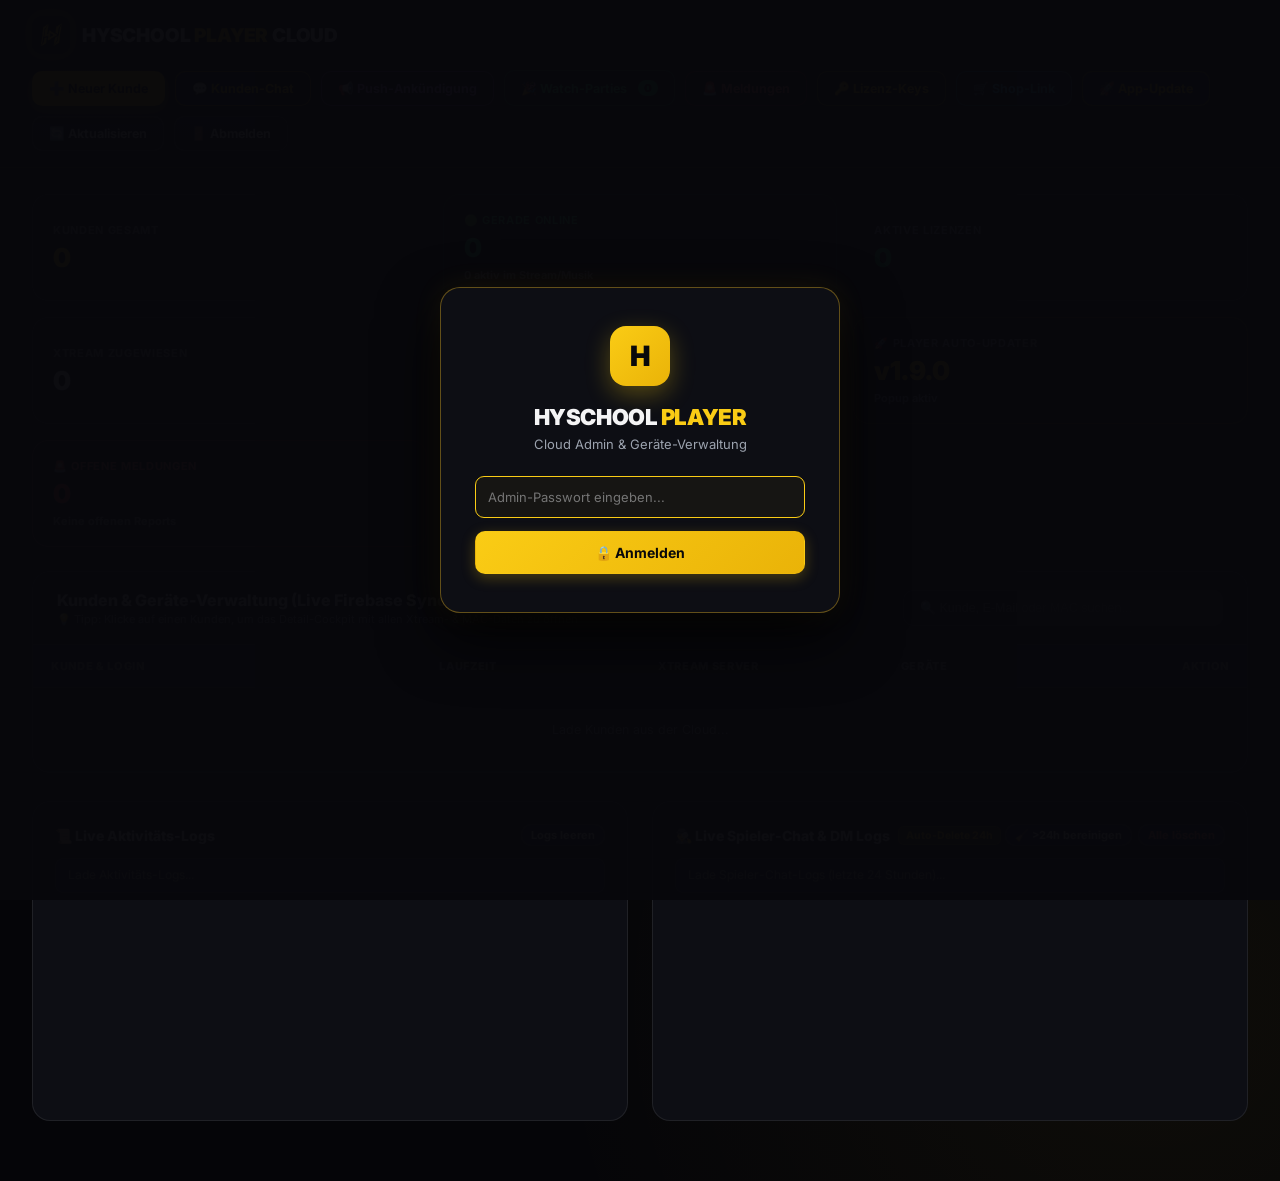
<file: index.html>
<!DOCTYPE html>
<html lang="de">
<head>
  <meta charset="UTF-8">
  <meta name="viewport" content="width=device-width, initial-scale=1.0">
  <title>Hyschool Player - Cloud Admin Panel</title>
  <link rel="icon" type="image/png" href="icon.png">
  <link rel="preconnect" href="https://fonts.googleapis.com">
  <link rel="preconnect" href="https://fonts.gstatic.com" crossorigin>
  <link href="https://fonts.googleapis.com/css2?family=Inter:wght@400;500;600;700;800;900&family=JetBrains+Mono:wght@400;600;700&display=swap" rel="stylesheet">
  <style>
    :root {
      --bg: #09090d;
      --card-bg: #121218;
      --card-hover: #171722;
      --card-border: rgba(255, 255, 255, 0.08);
      --gold-border: rgba(250, 204, 21, 0.35);
      --accent: #facc15;
      --accent-hover: #eab308;
      --text: #f4f4f5;
      --text-muted: #9ca3af;
      --success: #22c55e;
      --danger: #ef4444;
    }

    *, *::before, *::after {
      box-sizing: border-box;
      margin: 0;
      padding: 0;
    }

    body {
      background: var(--bg);
      background-image:
        radial-gradient(circle at 10% 15%, rgba(250, 204, 21, 0.05), transparent 40%),
        radial-gradient(circle at 90% 85%, rgba(250, 204, 21, 0.04), transparent 40%);
      color: var(--text);
      font-family: 'Inter', -apple-system, BlinkMacSystemFont, sans-serif;
      min-height: 100vh;
      overflow-x: hidden;
    }

    #login-screen {
      position: fixed; inset: 0;
      background: rgba(8, 8, 12, 0.98);
      display: flex; align-items: center; justify-content: center;
      z-index: 3000; padding: 20px;
    }
    .login-box {
      background: var(--card-bg);
      border: 1px solid var(--gold-border);
      border-radius: 20px;
      padding: 38px 34px;
      width: 100%; max-width: 400px;
      text-align: center;
      box-shadow: 0 24px 60px rgba(0,0,0,0.85), 0 0 30px rgba(250,204,21,0.08);
    }
    .login-logo {
      width: 60px; height: 60px;
      background: linear-gradient(135deg, #facc15, #eab308);
      color: #09090b;
      border-radius: 16px;
      display: inline-flex; align-items: center; justify-content: center;
      font-size: 28px; font-weight: 900;
      margin-bottom: 18px;
      box-shadow: 0 8px 24px rgba(250,204,21,0.3);
    }
    .login-title { font-size: 22px; font-weight: 900; margin-bottom: 6px; letter-spacing: -0.02em; }
    .login-title span { color: var(--accent); }
    .login-sub { color: var(--text-muted); font-size: 13px; margin-bottom: 24px; }

    header {
      background: rgba(14, 14, 20, 0.98);
      border-bottom: 1px solid var(--card-border);
      padding: 16px 32px;
      display: flex;
      justify-content: space-between;
      align-items: center;
      position: relative;
      gap: 16px;
      flex-wrap: wrap;
      box-shadow: 0 4px 24px rgba(0, 0, 0, 0.45);
    }
    .brand { display: flex; align-items: center; gap: 12px; }
    .brand-title { font-size: 19px; font-weight: 900; letter-spacing: -0.01em; }
    .brand-title span { color: var(--accent); }

    .header-actions {
      display: flex;
      align-items: center;
      gap: 10px;
      flex-wrap: wrap;
    }

    .btn {
      padding: 9px 16px;
      border-radius: 10px;
      font-size: 12.5px;
      font-weight: 700;
      cursor: pointer;
      border: 1px solid transparent;
      display: inline-flex;
      align-items: center;
      justify-content: center;
      gap: 7px;
      transition: all 0.18s ease;
      white-space: nowrap;
      user-select: none;
      font-family: inherit;
    }
    .btn:active { transform: scale(0.97); }
    .btn-primary {
      background: linear-gradient(135deg, #facc15, #eab308);
      color: #09090b;
      box-shadow: 0 4px 14px rgba(250, 204, 21, 0.25);
    }
    .btn-primary:hover {
      background: linear-gradient(135deg, #fde047, #facc15);
      box-shadow: 0 6px 20px rgba(250, 204, 21, 0.4);
      transform: translateY(-1px);
    }
    .btn-outline {
      background: rgba(255, 255, 255, 0.04);
      color: var(--text);
      border-color: rgba(255, 255, 255, 0.14);
    }
    .btn-outline:hover {
      background: rgba(250, 204, 21, 0.1);
      border-color: rgba(250, 204, 21, 0.45);
      color: var(--accent);
    }
    .btn-danger {
      background: rgba(239, 68, 68, 0.14);
      color: #f87171;
      border-color: rgba(239, 68, 68, 0.32);
    }
    .btn-danger:hover {
      background: #ef4444;
      color: #fff;
      border-color: #ef4444;
      box-shadow: 0 4px 14px rgba(239, 68, 68, 0.35);
    }

    main {
      padding: 26px 32px 60px;
      max-width: 1600px;
      margin: 0 auto;
    }

    /* Stats Row */
    .stats-row {
      display: grid;
      grid-template-columns: repeat(6, 1fr);
      gap: 16px;
      margin-bottom: 24px;
    }
    @media (max-width: 1400px) {
      .stats-row { grid-template-columns: repeat(3, 1fr); }
    }
    @media (max-width: 768px) {
      .stats-row { grid-template-columns: 1fr 1fr; }
    }

    .stat-card {
      background: var(--card-bg);
      border: 1px solid var(--card-border);
      border-radius: 16px;
      padding: 18px 20px;
      display: flex;
      flex-direction: column;
      gap: 5px;
      box-shadow: 0 8px 24px rgba(0,0,0,0.35);
      transition: all 0.2s ease;
      min-height: 96px;
      justify-content: center;
    }
    .stat-card.clickable {
      cursor: pointer;
      border-color: rgba(250, 204, 21, 0.28);
    }
    .stat-card.clickable:hover {
      border-color: var(--accent);
      background: var(--card-hover);
      transform: translateY(-2px);
      box-shadow: 0 12px 28px rgba(250, 204, 21, 0.15);
    }
    .stat-card .label {
      font-size: 11px;
      color: var(--text-muted);
      text-transform: uppercase;
      letter-spacing: 0.06em;
      font-weight: 700;
    }
    .stat-card .value { font-size: 26px; font-weight: 900; color: var(--text); }
    .stat-card .value.highlight { color: var(--accent); }

    .table-card {
      background: var(--card-bg);
      border: 1px solid var(--card-border);
      border-radius: 18px;
      overflow: hidden;
      box-shadow: 0 14px 36px rgba(0,0,0,0.45);
      margin-bottom: 28px;
    }
    .table-header {
      padding: 18px 24px;
      display: flex;
      justify-content: space-between;
      align-items: center;
      border-bottom: 1px solid var(--card-border);
      flex-wrap: wrap;
      gap: 14px;
      background: rgba(18, 18, 26, 0.7);
    }
    .search-input {
      background: rgba(255, 255, 255, 0.05);
      border: 1px solid rgba(255, 255, 255, 0.12);
      border-radius: 10px;
      padding: 10px 16px;
      color: #fff;
      font-size: 12.5px;
      width: 320px;
      outline: none;
      transition: all 0.2s;
    }
    .search-input:focus {
      border-color: var(--accent);
      background: rgba(250, 204, 21, 0.04);
    }

    /* Clean, Responsive Table with Zero Horizontal Scrollbar */
    .table-scroll {
      width: 100%;
      overflow-x: auto;
    }
    table {
      width: 100%;
      border-collapse: collapse;
      text-align: left;
    }
    th {
      background: rgba(20, 20, 28, 0.96);
      padding: 14px 18px;
      font-size: 11px;
      font-weight: 800;
      color: #a1a1aa;
      text-transform: uppercase;
      letter-spacing: 0.06em;
      border-bottom: 1px solid var(--card-border);
      white-space: nowrap;
    }
    td {
      padding: 14px 18px;
      border-bottom: 1px solid rgba(255, 255, 255, 0.05);
      font-size: 12.5px;
      vertical-align: middle;
    }
    tr.user-row {
      cursor: pointer;
      transition: background 0.15s ease;
    }
    tr.user-row:hover td {
      background: rgba(250, 204, 21, 0.04);
    }

    /* Customer Row Badges */
    .cust-top-row {
      display: flex;
      align-items: center;
      gap: 8px;
      flex-wrap: wrap;
    }
    .cust-name {
      font-weight: 800;
      font-size: 14.5px;
      color: #ffffff;
      white-space: nowrap;
      transition: color 0.15s;
    }
    tr.user-row:hover .cust-name {
      color: var(--accent);
    }
    .cust-sub-row {
      display: flex;
      align-items: center;
      gap: 8px;
      margin-top: 4px;
      font-size: 11.5px;
      color: #9ca3af;
      white-space: nowrap;
    }
    .cust-pw {
      color: #fef08a;
      font-family: 'JetBrains Mono', monospace;
      font-weight: 700;
      background: rgba(250, 204, 21, 0.1);
      padding: 1px 6px;
      border-radius: 4px;
      border: 1px solid rgba(250, 204, 21, 0.2);
    }
    .live-stream-badge {
      display: inline-flex;
      align-items: center;
      gap: 5px;
      padding: 2px 7px;
      border-radius: 6px;
      background: rgba(239, 68, 68, 0.15);
      border: 1px solid rgba(239, 68, 68, 0.4);
      color: #fca5a5;
      font-size: 10.5px;
      font-weight: 700;
      white-space: nowrap;
    }
    .platform-badge {
      font-size: 10px;
      font-weight: 700;
      background: rgba(255, 255, 255, 0.08);
      border: 1px solid rgba(255, 255, 255, 0.14);
      padding: 1px 6px;
      border-radius: 4px;
      color: #d4d4d8;
      white-space: nowrap;
    }

    .live-dot {
      width: 8px;
      height: 8px;
      border-radius: 50%;
      display: inline-block;
      flex-shrink: 0;
    }
    .live-dot.online {
      background: #22c55e;
      box-shadow: 0 0 10px #22c55e;
      animation: pulseGreen 1.8s infinite ease-in-out;
    }
    .live-dot.offline {
      background: #52525b;
    }
    .pulse-red-dot {
      width: 6.5px;
      height: 6.5px;
      border-radius: 50%;
      background: #ef4444;
      display: inline-block;
      flex-shrink: 0;
      animation: pulseRed 1.2s infinite ease-in-out;
    }

    @keyframes pulseGreen {
      0% { box-shadow: 0 0 0 0 rgba(34, 197, 94, 0.7); }
      70% { box-shadow: 0 0 0 6px rgba(34, 197, 94, 0); }
      100% { box-shadow: 0 0 0 0 rgba(34, 197, 94, 0); }
    }
    @keyframes pulseRed {
      0% { opacity: 1; transform: scale(1); }
      50% { opacity: 0.35; transform: scale(0.85); }
      100% { opacity: 1; transform: scale(1); }
    }

    .status-badge {
      display: inline-flex;
      align-items: center;
      gap: 5px;
      padding: 3px 9px;
      border-radius: 7px;
      font-size: 11.5px;
      font-weight: 700;
      white-space: nowrap;
    }
    .status-badge.active {
      background: rgba(34, 197, 94, 0.12);
      color: #4ade80;
      border: 1px solid rgba(34, 197, 94, 0.3);
    }
    .status-badge.inactive {
      background: rgba(239, 68, 68, 0.12);
      color: #f87171;
      border: 1px solid rgba(239, 68, 68, 0.3);
    }

    .xtream-pill {
      font-size: 11.5px;
      font-family: 'JetBrains Mono', monospace;
      color: #93c5fd;
      background: rgba(59, 130, 246, 0.1);
      border: 1px solid rgba(59, 130, 246, 0.25);
      padding: 2px 8px;
      border-radius: 6px;
      display: inline-block;
      max-width: 220px;
      overflow: hidden;
      text-overflow: ellipsis;
      white-space: nowrap;
    }

    .action-buttons-wrap {
      display: flex;
      gap: 6px;
      justify-content: flex-end;
      flex-wrap: nowrap;
    }

    /* Bottom Grid */
    .bottom-grid {
      display: grid;
      grid-template-columns: 1fr 1fr;
      gap: 24px;
    }
    @media (max-width: 900px) {
      .bottom-grid { grid-template-columns: 1fr; }
    }
    .feed-card {
      background: var(--card-bg);
      border: 1px solid var(--card-border);
      border-radius: 18px;
      padding: 22px;
      display: flex;
      flex-direction: column;
      height: 320px;
    }
    .feed-header {
      display: flex;
      justify-content: space-between;
      align-items: center;
      margin-bottom: 12px;
      font-weight: 800;
      font-size: 14px;
    }
    .feed-list {
      flex: 1;
      overflow-y: auto;
      display: flex;
      flex-direction: column;
      gap: 7px;
      font-size: 12px;
    }
    .feed-item {
      padding: 8px 12px;
      background: rgba(255, 255, 255, 0.03);
      border-radius: 8px;
      border: 1px solid rgba(255, 255, 255, 0.05);
      line-height: 1.4;
    }
    .chat-row { display: flex; gap: 8px; margin-top: 12px; }

    /* Modals */
    .modal-overlay {
      position: fixed !important;
      inset: 0 !important;
      width: 100vw !important;
      height: 100vh !important;
      background: rgba(0, 0, 0, 0.88) !important;
      backdrop-filter: blur(10px) !important;
      display: none !important;
      align-items: center !important;
      justify-content: center !important;
      z-index: 2000 !important;
      padding: 20px !important;
    }
    .modal-overlay.open { display: flex !important; }

    .modal {
      position: relative !important;
      background: linear-gradient(165deg, rgba(22, 22, 28, 0.99) 0%, rgba(12, 12, 16, 0.99) 100%) !important;
      border: 1px solid rgba(250, 204, 21, 0.35) !important;
      border-radius: 20px !important;
      width: 100% !important;
      max-width: 600px;
      max-height: 92vh !important;
      overflow-y: auto !important;
      padding: 26px !important;
      box-shadow: 0 30px 90px rgba(0, 0, 0, 0.95), 0 0 35px rgba(250, 204, 21, 0.12) !important;
      display: flex !important;
      flex-direction: column !important;
      text-align: left !important;
    }

    #customer-cockpit-modal .modal {
      max-width: 760px !important;
    }
    #licenses-modal .modal {
      max-width: 1220px !important;
      width: 96vw !important;
    }

    .modal-header {
      display: flex !important;
      justify-content: space-between !important;
      align-items: center !important;
      width: 100% !important;
      margin-bottom: 16px !important;
      padding-bottom: 12px !important;
      border-bottom: 1px solid rgba(255, 255, 255, 0.08) !important;
    }
    .modal-title {
      font-size: 17px;
      font-weight: 800;
      color: #fff;
      display: flex;
      align-items: center;
      gap: 8px;
    }
    .modal-close {
      background: rgba(255, 255, 255, 0.06);
      border: 1px solid rgba(255, 255, 255, 0.14);
      color: #a1a1aa;
      width: 32px;
      height: 32px;
      border-radius: 8px;
      display: flex;
      align-items: center;
      justify-content: center;
      font-size: 20px;
      cursor: pointer;
      transition: all 0.15s ease;
      flex-shrink: 0;
    }
    .modal-close:hover {
      background: rgba(239, 68, 68, 0.2);
      border-color: rgba(239, 68, 68, 0.45);
      color: #ef4444;
    }

    .form-group { margin-bottom: 13px; text-align: left; }
    .form-group label {
      display: block;
      font-size: 11px;
      font-weight: 700;
      color: #a1a1aa;
      margin-bottom: 5px;
      text-transform: uppercase;
      letter-spacing: 0.04em;
    }
    .form-control {
      width: 100%;
      background: rgba(255, 255, 255, 0.04);
      border: 1px solid rgba(255, 255, 255, 0.12);
      border-radius: 9px;
      padding: 9px 12px;
      color: #f4f4f5;
      font-family: 'Inter', sans-serif;
      font-size: 13px;
      outline: none;
      transition: border-color 0.18s ease;
    }
    .form-control:focus {
      border-color: #facc15;
      background: rgba(250, 204, 21, 0.04);
    }
    .form-row { display: grid; grid-template-columns: 1fr 1fr; gap: 12px; }
    @media (max-width: 520px) {
      .form-row { grid-template-columns: 1fr; }
    }
    .modal-actions {
      display: flex;
      justify-content: flex-end;
      gap: 10px;
      margin-top: 18px;
      flex-wrap: wrap;
    }

    /* Cockpit Specific Card Styles */
    .cockpit-box {
      background: rgba(255, 255, 255, 0.03);
      border: 1px solid rgba(255, 255, 255, 0.07);
      border-radius: 12px;
      padding: 14px;
      margin-bottom: 14px;
    }
    .cockpit-box-title {
      font-size: 11.5px;
      font-weight: 800;
      color: #facc15;
      text-transform: uppercase;
      letter-spacing: 0.05em;
      margin-bottom: 10px;
      display: flex;
      align-items: center;
      gap: 6px;
    }

    .toast {
      position: fixed;
      bottom: 24px;
      right: 24px;
      background: #18181c;
      color: #fff;
      border: 1px solid var(--gold-border);
      border-left: 4px solid var(--accent);
      padding: 13px 20px;
      border-radius: 10px;
      font-size: 13px;
      font-weight: 700;
      display: none;
      z-index: 4000;
      box-shadow: 0 12px 30px rgba(0,0,0,0.7);
    }

    /* === HYSCHOOL V2.0 PREMIUM OBSIDIAN & GOLD UPGRADE === */
    :root {
      --bg: #050508;
      --card-bg: #0d0e14;
      --card-hover: #13151f;
      --card-border: rgba(255, 255, 255, 0.08);
      --gold-border: rgba(201, 158, 31, 0.45);
      --accent: #facc15;
    }
    header {
      background: linear-gradient(180deg, rgba(16, 17, 24, 0.98), rgba(9, 10, 15, 0.96));
      border-bottom: 1px solid rgba(201, 158, 31, 0.28);
      backdrop-filter: blur(16px);
      position: sticky;
      top: 0;
      z-index: 100;
    }
    .brand-logo-box {
      width: 40px; height: 40px;
      background: #040406;
      border: 1.5px solid rgba(201, 158, 31, 0.82);
      border-radius: 10px;
      display: flex; align-items: center; justify-content: center;
      box-shadow: 0 0 18px rgba(250, 204, 21, 0.22);
      padding: 5px;
    }
    .activity-pill {
      display: inline-flex; align-items: center; gap: 5px;
      padding: 2px 9px; border-radius: 999px;
      font-size: 11px; font-weight: 700;
      max-width: 270px; overflow: hidden; text-overflow: ellipsis; white-space: nowrap;
    }
    .activity-pill.music { background: rgba(56, 189, 248, 0.14); color: #38bdf8; border: 1px solid rgba(56, 189, 248, 0.35); }
    .activity-pill.anime { background: rgba(192, 132, 252, 0.14); color: #c084fc; border: 1px solid rgba(192, 132, 252, 0.35); }
    .activity-pill.manga { background: rgba(244, 114, 182, 0.14); color: #f472b6; border: 1px solid rgba(244, 114, 182, 0.35); }
    .activity-pill.film  { background: rgba(250, 204, 21, 0.14); color: #facc15; border: 1px solid rgba(250, 204, 21, 0.35); }
    .activity-pill.live  { background: rgba(239, 68, 68, 0.15); color: #f87171; border: 1px solid rgba(239, 68, 68, 0.38); }
    .last-seen-pill {
      font-size: 11px; color: #9ca3af; font-weight: 600;
      display: inline-flex; align-items: center; gap: 4px;
    }
    .support-layout {
      display: grid; grid-template-columns: 240px 1fr; height: 500px;
      border: 1px solid var(--card-border); border-radius: 14px; overflow: hidden;
      background: #08090e;
    }
    .support-users {
      border-right: 1px solid var(--card-border); overflow-y: auto; background: #0b0c12;
    }
    .support-user-item {
      padding: 11px 14px; border-bottom: 1px solid rgba(255,255,255,0.04);
      cursor: pointer; display: flex; align-items: center; justify-content: space-between;
      transition: background 0.15s;
    }
    .support-user-item:hover, .support-user-item.active {
      background: rgba(250, 204, 21, 0.12);
    }
    .support-chat-pane {
      display: flex; flex-direction: column; height: 100%;
    }
    .support-messages {
      flex: 1; overflow-y: auto; padding: 14px; display: flex; flex-direction: column; gap: 8px;
    }
    .dm-bubble {
      max-width: 78%; padding: 9px 13px; border-radius: 14px; font-size: 13px; line-height: 1.4;
    }
    .dm-bubble.admin {
      align-self: flex-end; background: linear-gradient(135deg, #facc15, #eab308); color: #09090b; font-weight: 600;
    }
    .dm-bubble.customer {
      align-self: flex-start; background: #181924; color: #f4f4f5; border: 1px solid rgba(255,255,255,0.08);
    }
  </style>
</head>
<body>
  <div id="login-screen">
    <div class="login-box">
      <div class="login-logo">H</div>
      <div class="login-title">HYSCHOOL <span>PLAYER</span></div>
      <div class="login-sub">Cloud Admin &amp; Geräte-Verwaltung</div>
      <form id="login-form" onsubmit="return doLogin(event)">
        <div class="form-group">
          <input type="password" class="form-control" id="login-pass" placeholder="Admin-Passwort eingeben..." required autofocus style="padding: 12px;">
        </div>
        <button type="submit" class="btn btn-primary" style="width: 100%; padding: 12px; font-size: 14px;">🔒 Anmelden</button>
      </form>
    </div>
  </div>

  <header>
    <div class="brand">
      <img src="logo.jpg" alt="Hyschool Logo" style="width: 38px; height: 38px; border-radius: 10px; object-fit: cover; box-shadow: 0 0 14px rgba(250,204,21,0.35);">
      <div class="brand-title">HYSCHOOL <span>PLAYER</span> CLOUD</div>
    </div>
    <div class="header-actions">
      <button type="button" class="btn btn-primary" id="btn-add-user" onclick="openAddModal()">➕ Neuer Kunde</button>
      <button type="button" class="btn btn-outline" onclick="openSupportChatModal()" style="border-color: rgba(250, 204, 21, 0.55); color: #facc15;">
        💬 Kunden-Chat
      </button>
      <button type="button" class="btn btn-outline" onclick="openBroadcastModal()" style="border-color: rgba(192, 132, 252, 0.45); color: #c084fc;">
        📢 Push-Ankündigung
      </button>
      <button type="button" class="btn btn-outline" onclick="openPartiesModal()" style="border-color: rgba(74, 222, 128, 0.45); color: #4ade80;">
        🎉 Watch-Parties <span id="parties-count-badge" style="background:#22c55e; color:#000; font-weight:900; border-radius:10px; padding:1px 6px; font-size:11px; margin-left:4px;">0</span>
      </button>
      <button type="button" class="btn btn-outline" id="btn-open-reports" onclick="openReportsModal()" style="border-color: rgba(239, 68, 68, 0.45); color: #f87171; position: relative;">
        🚨 Meldungen <span id="reports-badge" style="background:#ef4444; color:#fff; border-radius:10px; padding:1px 6px; font-size:11px; margin-left:4px; display:none;">0</span>
      </button>
      <button type="button" class="btn btn-outline" id="btn-open-licenses" onclick="openLicensesModal()" style="border-color: rgba(250, 204, 21, 0.45); color: #facc15;">🔑 Lizenz-Keys</button>
      <button type="button" class="btn btn-outline" id="btn-open-shop-settings" onclick="openShopModal()" style="border-color: rgba(56, 189, 248, 0.45); color: #38bdf8;">🛒 Shop-Link</button>
      <button type="button" class="btn btn-outline" id="btn-open-updater" onclick="openUpdateModal()" style="border-color: rgba(250, 204, 21, 0.45); color: #facc15;">🚀 App-Update</button>
      <button type="button" class="btn btn-outline" id="btn-refresh-users" onclick="loadUsers(true)">🔄 Aktualisieren</button>
      <button type="button" class="btn btn-outline" id="btn-logout" onclick="doLogout()">🚪 Abmelden</button>
    </div>
  </header>

  <main>
    <!-- 5 Clean Stat Cards -->
    <div class="stats-row">
      <div class="stat-card">
        <div class="label">Kunden Gesamt</div>
        <div class="value highlight" id="stat-total">0</div>
      </div>
      <div class="stat-card" style="border-color: rgba(34, 197, 94, 0.35);">
        <div class="label" style="color: #4ade80;">🟢 Gerade Online</div>
        <div class="value" id="stat-online-now" style="color: #4ade80;">0</div>
        <div id="stat-streaming-sub" style="font-size: 11px; color: var(--text-muted); font-weight: 700;">0 aktiv im Stream/Musik</div>
      </div>
      <div class="stat-card">
        <div class="label">Aktive Lizenzen</div>
        <div class="value" id="stat-active" style="color: var(--success);">0</div>
      </div>
      <div class="stat-card">
        <div class="label">Xtream Zugewiesen</div>
        <div class="value" id="stat-configured">0</div>
      </div>
      <div class="stat-card clickable" id="card-open-licenses" onclick="openLicensesModal()" title="Klicken, um Lizenzschlüssel zu verwalten">
        <div class="label">🔑 Lizenz-Keys</div>
        <div class="value highlight" id="stat-licenses-count" style="color: #facc15;">0</div>
        <div id="stat-licenses-sub" style="font-size: 11px; color: var(--text-muted); font-weight: 700;">610 Keys in Cloud</div>
      </div>
      <div class="stat-card clickable" id="card-open-updater" onclick="openUpdateModal()" title="Klicken, um ein neues Player-Update zu veröffentlichen">
        <div class="label">🚀 Player Auto-Updater</div>
        <div class="value highlight" id="stat-update-ver">v1.9.0</div>
        <div id="stat-update-sub" style="font-size: 11px; color: var(--text-muted); font-weight: 700;">Popup aktiv</div>
      </div>
      <div class="stat-card clickable" id="card-open-reports" onclick="openReportsModal()" title="Klicken, um Meldungen &amp; Moderation zu verwalten" style="border-color: rgba(239, 68, 68, 0.35);">
        <div class="label" style="color: #f87171;">🚨 Offene Meldungen</div>
        <div class="value highlight" id="stat-reports-count" style="color: #ef4444;">0</div>
        <div id="stat-reports-sub" style="font-size: 11px; color: var(--text-muted); font-weight: 700;">Keine offenen Reports</div>
      </div>
    </div>

    <!-- Main Customer Table -->
    <div class="table-card">
      <div class="table-header">
        <div>
          <div style="font-weight: 800; font-size: 16px;">Kunden &amp; Geräte-Verwaltung (Live Firebase Sync)</div>
          <div style="font-size: 11px; color: var(--text-muted); margin-top: 2px;">💡 Tipp: Klicke auf einen Kunden, um das Detail-Cockpit mit allen Xtream- &amp; MAC-Daten zu öffnen</div>
        </div>
        <input type="text" class="search-input" id="search-input" oninput="filterUsers()" placeholder="🔍 Kunde, E-Mail oder MAC suchen...">
      </div>
      <div class="table-scroll">
        <table>
          <thead>
            <tr>
              <th style="width: 32%;">Kunde &amp; Login</th>
              <th style="width: 18%;">Laufzeit</th>
              <th style="width: 20%;">Xtream Server</th>
              <th style="width: 14%;">Geräte</th>
              <th style="width: 16%; text-align: right;">Aktion</th>
            </tr>
          </thead>
          <tbody id="user-table-body">
            <tr><td colspan="5" style="text-align: center; color: var(--text-muted); padding: 34px;">Lade Kunden aus der Cloud...</td></tr>
          </tbody>
        </table>
      </div>
    </div>

    <!-- Activity & Chat Feeds -->
    <div class="bottom-grid">
      <div class="feed-card">
        <div class="feed-header">
          <span style="display: flex; align-items: center; gap: 8px;">📜 Live Aktivitäts-Logs</span>
          <button type="button" class="btn btn-outline" id="btn-clear-logs" onclick="clearFeed('logs')" style="padding: 3px 9px; font-size: 11px;">Logs leeren</button>
        </div>
        <div class="feed-list" id="logs-feed">
          <div class="feed-item" style="color: var(--text-muted);">Lade Aktivitäts-Logs...</div>
        </div>
      </div>

      <div class="feed-card">
        <div class="feed-header">
          <span style="display: flex; align-items: center; gap: 8px;">🕵️‍♂️ Live Spieler-Chat &amp; DM Logs <span style="font-size:10.5px; color:#facc15; background:rgba(250,204,21,0.12); padding:2px 7px; border-radius:6px; border:1px solid rgba(250,204,21,0.3);">Auto-Delete 24h</span></span>
          <div style="display:flex; gap:6px;">
            <button type="button" class="btn btn-outline" onclick="prune24hPlayerChatLogs(true)" style="padding: 3px 9px; font-size: 11px;">🧹 &gt;24h bereinigen</button>
            <button type="button" class="btn btn-outline" onclick="clearFeed('chat_logs_24h')" style="padding: 3px 9px; font-size: 11px; color:#f87171;">Alle löschen</button>
          </div>
        </div>
        <div class="feed-list" id="player-chat-logs-feed" style="max-height: 290px;">
          <div class="feed-item" style="color: var(--text-muted);">Lade Spieler-Chat-Logs (letzte 24 Stunden)...</div>
        </div>
      </div>
    </div>
  </main>

  <!-- KRANK-PREMIUM CUSTOMER COCKPIT MODAL -->
  <div class="modal-overlay" id="customer-cockpit-modal">
    <div class="modal" style="max-width: 760px; width: 95vw;">
      <div class="modal-header">
        <div class="modal-title" style="display: flex; align-items: center; gap: 12px;">
          <div id="cockpit-avatar" style="width: 38px; height: 38px; border-radius: 10px; background: linear-gradient(135deg, #facc15, #eab308); color: #000; font-weight: 900; font-size: 18px; display: flex; align-items: center; justify-content: center; box-shadow: 0 4px 14px rgba(250,204,21,0.3);">
            P
          </div>
          <div>
            <div id="cockpit-name" style="font-size: 18px; font-weight: 900; color: #fff;">PACO</div>
            <div id="cockpit-status-sub" style="font-size: 11.5px; color: #4ade80; display: flex; align-items: center; gap: 6px; margin-top: 1px;">
              <span class="live-dot online"></span> Live im Player aktiv
            </div>
          </div>
        </div>
        <button type="button" class="modal-close" onclick="closeCustomerCockpit()">&times;</button>
      </div>

      <!-- Quick 3-Tile Banner -->
      <div style="display: grid; grid-template-columns: repeat(3, 1fr); gap: 12px; margin-bottom: 16px;">
        <div style="background: rgba(250,204,21,0.08); border: 1px solid rgba(250,204,21,0.22); border-radius: 12px; padding: 12px 14px;">
          <div style="font-size: 10.5px; text-transform: uppercase; font-weight: 700; color: #facc15;">👑 Laufzeit</div>
          <div id="cockpit-runtime-val" style="font-size: 16px; font-weight: 900; color: #fff; margin-top: 2px;">392 Tage</div>
          <div id="cockpit-runtime-sub" style="font-size: 10.5px; color: var(--text-muted);">Gültig bis 12.12.2027</div>
        </div>
        <div style="background: rgba(255,255,255,0.03); border: 1px solid rgba(255,255,255,0.08); border-radius: 12px; padding: 12px 14px;">
          <div style="font-size: 10.5px; text-transform: uppercase; font-weight: 700; color: #a1a1aa;">📱 Geräte-Limit</div>
          <div id="cockpit-devices-val" style="font-size: 16px; font-weight: 900; color: #fef08a; margin-top: 2px;">1 / 5 Geräte</div>
          <div id="cockpit-devices-sub" style="font-size: 10.5px; color: var(--text-muted);">gebunden</div>
        </div>
        <div style="background: rgba(34,197,94,0.08); border: 1px solid rgba(34,197,94,0.2); border-radius: 12px; padding: 12px 14px;">
          <div style="font-size: 10.5px; text-transform: uppercase; font-weight: 700; color: #4ade80;">⚡ Account-Status</div>
          <div id="cockpit-acc-status" style="font-size: 16px; font-weight: 900; color: #4ade80; margin-top: 2px;">Aktiviert</div>
          <div id="cockpit-acc-sub" style="font-size: 10.5px; color: var(--text-muted);">Darf schauen</div>
        </div>
      </div>

      <!-- Xtream IPTV Data Box -->
      <div class="cockpit-box">
        <div class="cockpit-box-title">📺 Xtream IPTV Zugangsdaten (für den Player)</div>
        <div style="display: grid; grid-template-columns: 1.5fr 1fr 1fr; gap: 10px;">
          <div style="background: rgba(0,0,0,0.3); border: 1px solid rgba(255,255,255,0.06); padding: 9px 12px; border-radius: 8px;">
            <div style="font-size: 10px; color: #a1a1aa; font-weight: 700;">SERVER URL</div>
            <div id="cockpit-xtream-url" style="font-family: monospace; font-size: 12px; color: #93c5fd; overflow:hidden; text-overflow:ellipsis; white-space:nowrap; margin-top:2px;">http://nova3xstrong.cfd</div>
          </div>
          <div style="background: rgba(0,0,0,0.3); border: 1px solid rgba(255,255,255,0.06); padding: 9px 12px; border-radius: 8px;">
            <div style="font-size: 10px; color: #a1a1aa; font-weight: 700;">USERNAME</div>
            <div id="cockpit-xtream-user" style="font-family: monospace; font-size: 12px; color: #fff; margin-top:2px;">22e7694ca4</div>
          </div>
          <div style="background: rgba(0,0,0,0.3); border: 1px solid rgba(255,255,255,0.06); padding: 9px 12px; border-radius: 8px;">
            <div style="font-size: 10px; color: #a1a1aa; font-weight: 700;">PASSWORT</div>
            <div id="cockpit-xtream-pass" style="font-family: monospace; font-size: 12px; color: #fef08a; margin-top:2px;">d32992aeea</div>
          </div>
        </div>
      </div>

      <!-- Bound MAC Addresses Box -->
      <div class="cockpit-box">
        <div style="display: flex; justify-content: space-between; align-items: center; margin-bottom: 8px;">
          <div class="cockpit-box-title" style="margin: 0;">📱 Gebundene Geräte &amp; MAC-Adressen</div>
          <button type="button" class="btn btn-danger" id="cockpit-btn-reset-mac" style="font-size: 11px; padding: 4px 10px;">
            🔄 MAC-Bindung sofort löschen
          </button>
        </div>
        <div id="cockpit-mac-list" style="display: flex; gap: 8px; flex-wrap: wrap; margin-top: 6px;">
          <span class="hwid-badge">00:1A:79:F0:72:44</span>
        </div>
      </div>

      
      <!-- Party Rolle & Namensfarbe Box (Discord-Style) -->
      <div class="cockpit-box" style="background: rgba(255,255,255,0.03); border: 1px solid rgba(255,255,255,0.1); border-radius: 12px; padding: 12px 14px; margin-bottom: 12px;">
        <div style="display:flex; justify-content:space-between; align-items:center; margin-bottom: 8px;">
          <div class="cockpit-box-title" style="margin:0; font-size: 12.5px; color:#facc15;">👑 Party Rolle &amp; Namensfarbe (Discord-Style)</div>
          <span style="font-size:10.5px; color:#a1a1aa;">Wird live im Player &amp; in der Party angezeigt</span>
        </div>
        <div style="display: grid; grid-template-columns: 1.2fr 1fr auto; gap: 10px; align-items: flex-end;">
          <div>
            <label style="font-size: 10.5px; font-weight: 700; color: #a1a1aa; text-transform: uppercase;">Rolle / Rang</label>
            <select class="form-control" id="cockpit-role" onchange="onCockpitRoleChange()" style="background:#181824; color:#fff; border-color:var(--accent); margin-top: 3px;">
              <option value="user">👤 Normaler User</option>
              <option value="vip">💎 VIP</option>
              <option value="mod">⚔️ Moderator</option>
              <option value="admin">🛡️ Admin</option>
              <option value="owner">👑 Owner</option>
            </select>
          </div>
          <div>
            <label style="font-size: 10.5px; font-weight: 700; color: #a1a1aa; text-transform: uppercase;">Schriftfarbe</label>
            <div style="display: flex; gap: 6px; align-items: center; margin-top: 3px;">
              <input type="color" id="cockpit-role-color-picker" style="width: 36px; height: 36px; padding: 0; border: 1px solid rgba(255,255,255,0.2); border-radius: 8px; cursor: pointer; background: transparent;" value="#FFCC00" onchange="document.getElementById('cockpit-role-color-hex').value = this.value" oninput="document.getElementById('cockpit-role-color-hex').value = this.value">
              <input type="text" class="form-control" id="cockpit-role-color-hex" style="font-family: monospace; font-size: 12px; text-transform: uppercase; width: 100px;" value="#FFCC00" oninput="if(/^#[0-9A-Fa-f]{6}$/.test(this.value)) document.getElementById('cockpit-role-color-picker').value = this.value">
            </div>
          </div>
          <div>
            <button type="button" class="btn btn-primary" id="cockpit-btn-save-role" style="padding: 9px 16px; font-weight: 800; font-size: 12px; background: #facc15; color: #000; border-radius: 8px;" onclick="saveCockpitRoleAndColor()">
              💾 Rolle &amp; Farbe speichern
            </button>
          </div>
        </div>
        <!-- Quick Color Presets -->
        <div style="display: flex; gap: 6px; align-items: center; margin-top: 10px;">
          <span style="font-size: 10.5px; color: #a1a1aa; margin-right: 4px;">Farbe wählen:</span>
          <button type="button" onclick="setCockpitColor('#FFCC00')" style="background:#FFCC00; width:20px; height:20px; border-radius:4px; border:1px solid #fff; cursor:pointer;" title="Gold (Owner)"></button>
          <button type="button" onclick="setCockpitColor('#EF4444')" style="background:#EF4444; width:20px; height:20px; border-radius:4px; border:1px solid #fff; cursor:pointer;" title="Rot (Admin)"></button>
          <button type="button" onclick="setCockpitColor('#38BDF8')" style="background:#38BDF8; width:20px; height:20px; border-radius:4px; border:1px solid #fff; cursor:pointer;" title="Cyan (VIP)"></button>
          <button type="button" onclick="setCockpitColor('#60A5FA')" style="background:#60A5FA; width:20px; height:20px; border-radius:4px; border:1px solid #fff; cursor:pointer;" title="Blau (Mod)"></button>
          <button type="button" onclick="setCockpitColor('#A855F7')" style="background:#A855F7; width:20px; height:20px; border-radius:4px; border:1px solid #fff; cursor:pointer;" title="Lila"></button>
          <button type="button" onclick="setCockpitColor('#22C55E')" style="background:#22C55E; width:20px; height:20px; border-radius:4px; border:1px solid #fff; cursor:pointer;" title="Grün"></button>
          <button type="button" onclick="setCockpitColor('#FFFFFF')" style="background:#FFFFFF; width:20px; height:20px; border-radius:4px; border:1px solid #999; cursor:pointer;" title="Weiß"></button>
        </div>
      </div>

      <!-- Account & Notes Box -->
      <div class="cockpit-box">
        <div class="cockpit-box-title">👤 Hyschool Player Account Details</div>
        <div style="display: grid; grid-template-columns: 1fr 1fr; gap: 10px; margin-bottom: 8px;">
          <div>
            <span style="font-size: 11px; color: #a1a1aa;">E-Mail:</span>
            <span id="cockpit-email" style="font-size: 12px; color: #fff; font-weight: 600; margin-left: 6px;">himmel1997xxx@gmail.com</span>
          </div>
          <div>
            <span style="font-size: 11px; color: #a1a1aa;">Player Login-PW:</span>
            <span id="cockpit-pass" style="font-family: monospace; font-size: 12.5px; color: #fef08a; font-weight: 700; margin-left: 6px;">123</span>
          </div>
        </div>
        <div id="cockpit-notes-wrap" style="font-size: 11.5px; color: #a1a1aa; border-top: 1px solid rgba(255,255,255,0.06); padding-top: 8px;">
          <b>Notizen:</b> <span id="cockpit-notes">-</span>
        </div>
        <div id="cockpit-moderation-card"></div>
      </div>

      <!-- Remote Actions Box -->
      <div class="cockpit-box" style="border-color: rgba(250,204,21,0.28); background: rgba(250,204,21,0.04);">
        <div class="cockpit-box-title" style="color:#facc15;">⚡ Live Remote-Steuerung &amp; Direkt-Aktionen</div>
        <div style="display:flex; gap:8px; flex-wrap:wrap;">
          <button type="button" class="btn btn-primary" onclick="openSupportChatWithCockpitUser()" style="font-size:11.5px; padding:6px 12px;">💬 Direkt im Player anschreiben</button>
          <button type="button" class="btn btn-outline" onclick="remotePushAddonToCockpitUser()" style="font-size:11.5px; padding:6px 12px; border-color:rgba(192,132,252,0.45); color:#c084fc;">📦 AniWorld &amp; Manga Addon freischalten</button>
          <button type="button" class="btn btn-outline" onclick="remotePushGermanProvidersToCockpitUser()" style="font-size:11.5px; padding:6px 12px; border-color:rgba(56,189,248,0.45); color:#38bdf8;">🇩🇪 German Providers Plugin freischalten</button>
          <button type="button" class="btn btn-outline" onclick="quickExtendCockpitUser(7)" style="font-size:11.5px; padding:6px 11px; color:#4ade80; border-color:rgba(74,222,128,0.4);">⏱️ +7 Tage</button>
          <button type="button" class="btn btn-outline" onclick="quickExtendCockpitUser(30)" style="font-size:11.5px; padding:6px 11px; color:#4ade80; border-color:rgba(74,222,128,0.4);">⏱️ +30 Tage</button>
          <button type="button" class="btn btn-danger" onclick="remoteKickCockpitUser()" style="font-size:11.5px; padding:6px 12px;">🚪 Aus Player ausloggen (Kick)</button>
        </div>
      </div>

      <div class="modal-actions" style="margin-top: 10px; justify-content: space-between;">
        <button type="button" class="btn btn-danger" id="cockpit-btn-delete" style="font-size: 12px;">🗑️ Kunde löschen</button>
        <div style="display: flex; gap: 8px;">
          <button type="button" class="btn btn-outline" id="cockpit-btn-edit" style="font-size: 12px;">✏️ Bearbeiten</button>
          <button type="button" class="btn btn-outline" onclick="closeCustomerCockpit()" style="font-size: 12px;">Schließen</button>
        </div>
      </div>
    </div>
  </div>


  <!-- 💬 KUNDEN-SUPPORT & DIREKT-CHAT MODAL -->
  <div class="modal-overlay" id="support-chat-modal">
    <div class="modal" style="max-width: 820px; width: 95vw;">
      <div class="modal-header">
        <div class="modal-title">💬 Kunden-Support &amp; Live Player-Chat</div>
        <button type="button" class="modal-close" onclick="closeSupportChatModal()">&times;</button>
      </div>
      <div style="font-size:12px; color:var(--text-muted); margin-bottom:12px;">
        Wähle links einen Kunden aus. Deine Nachricht öffnet sich beim Kunden <b>sofort als Popout-Chatfenster</b> mitten im Hyschool Player!
      </div>
      <div class="support-layout">
        <div class="support-users" id="support-users-list"></div>
        <div class="support-chat-pane">
          <div style="padding:10px 14px; border-bottom:1px solid var(--card-border); font-weight:800; font-size:13.5px; display:flex; justify-content:space-between; align-items:center;" id="support-active-header">
            <span>Kein Kunde ausgewählt</span>
          </div>
          <div class="support-messages" id="support-messages-box">
            <div style="color:var(--text-muted); font-size:12.5px; margin:auto;">Wähle links einen Kunden aus, um den Chat zu starten.</div>
          </div>
          <div style="padding:10px; border-top:1px solid var(--card-border); display:flex; gap:8px; background:#0b0c12;">
            <input type="text" class="form-control" id="support-msg-input" placeholder="Nachricht an Kunden senden (Enter)..." onkeydown="if(event.key==='Enter'){event.preventDefault();sendSupportDm();}">
            <button type="button" class="btn btn-primary" onclick="sendSupportDm()">Senden</button>
          </div>
        </div>
      </div>
    </div>
  </div>

  <!-- 📢 GLOBAL PUSH-BROADCAST MODAL -->
  <div class="modal-overlay" id="broadcast-modal">
    <div class="modal" style="max-width: 520px; width: 95vw;">
      <div class="modal-header">
        <div class="modal-title">📢 Live Push-Ankündigung an alle Spieler</div>
        <button type="button" class="modal-close" onclick="closeBroadcastModal()">&times;</button>
      </div>
      <div style="font-size:12.5px; color:var(--text-muted); margin-bottom:14px;">
        Diese Nachricht erscheint innerhalb weniger Sekunden als <b>👑 Admin-Ankündigung</b> oben in jedem aktuell geöffneten Hyschool Player.
      </div>
      <div class="form-group">
        <label>Ankündigungs-Text *</label>
        <input type="text" class="form-control" id="broadcast-input" placeholder="z. B. Neues Update verfügbar! Bitte Player kurz neustarten.">
      </div>
      <div class="modal-actions">
        <button type="button" class="btn btn-outline" onclick="closeBroadcastModal()">Abbrechen</button>
        <button type="button" class="btn btn-primary" onclick="sendAdminBroadcast()">📢 Jetzt an alle senden</button>
      </div>
    </div>
  </div>

  <!-- 🎉 AKTIVE WATCH-PARTIES & RÄUME MODAL -->
  <div class="modal-overlay" id="parties-modal">
    <div class="modal" style="max-width: 720px; width: 95vw;">
      <div class="modal-header">
        <div class="modal-title">🎉 Aktive Watch-Parties &amp; Räume im Player</div>
        <button type="button" class="modal-close" onclick="closePartiesModal()">&times;</button>
      </div>
      <div id="parties-list-box" style="display:flex; flex-direction:column; gap:10px; max-height:440px; overflow-y:auto; margin-bottom:12px;">
        <div style="color:var(--text-muted); text-align:center; padding:24px;">Lade aktive Räume...</div>
      </div>
      <div class="modal-actions">
        <button type="button" class="btn btn-outline" onclick="loadActiveParties()">🔄 Aktualisieren</button>
        <button type="button" class="btn btn-outline" onclick="closePartiesModal()">Schließen</button>
      </div>
    </div>
  </div>

  <!-- Edit / Add Customer Modal -->
  <div class="modal-overlay" id="edit-modal">
    <div class="modal">
      <div class="modal-header">
        <div class="modal-title" id="modal-title-text">Kunde bearbeiten</div>
        <button type="button" class="modal-close" onclick="closeModal()">&times;</button>
      </div>

      <input type="hidden" id="edit-id">

      <div class="form-row">
        <div class="form-group">
          <label>Benutzername (Login-Name) *</label>
          <input type="text" class="form-control" id="edit-username" placeholder="z. B. PACO">
        </div>
        <div class="form-group">
          <label>E-Mail Adresse</label>
          <input type="text" class="form-control" id="edit-email" placeholder="name@beispiel.de">
        </div>
      </div>
      <div class="form-row">
        <div class="form-group">
          <label>Party Rolle / Rang (Discord-Style Online-Reiter)</label>
          <select class="form-control" id="edit-role" style="background:#181824; color:#fff; border-color:var(--accent);">
            <option value="user">👤 Standard User (Online)</option>
            <option value="vip">💎 VIP (Eigener Reiter, Blaue Schrift)</option>
            <option value="mod">⚔️ Moderator (Eigener Reiter, Hellblaue Schrift)</option>
            <option value="admin">🛡️ Admin (Eigener Reiter, Rote Schrift)</option>
            <option value="owner">👑 Owner (Eigener Reiter, Goldene Schrift)</option>
          </select>
        </div>
      </div>

      <div class="form-row">
        <div class="form-group">
          <label>Kunden-Passwort (für Player Login) *</label>
          <input type="text" class="form-control" id="edit-password" placeholder="Passwort für Login">
        </div>
        <div class="form-group">
          <label>Max. Erlaubte Geräte (Multi-Device)</label>
          <input type="number" min="1" max="50" class="form-control" id="edit-max-devices" value="1">
        </div>
      </div>

      <div class="form-group">
        <div style="display: flex; justify-content: space-between; align-items: center; margin-bottom: 6px;">
          <label style="margin: 0;">Gebundene MAC-Adressen (1 pro Zeile)</label>
          <button type="button" class="btn btn-danger" id="btn-reset-hwids" onclick="resetHwids()" style="font-size: 11px; padding: 3px 8px;">
            🔄 MAC-Bindung zurücksetzen
          </button>
        </div>
        <textarea class="form-control" id="edit-hwid" rows="2" placeholder="00:1A:79:XX:XX:XX (wird beim Login gebunden)" style="font-family: 'JetBrains Mono', monospace; font-size: 12px; color: #fef08a;"></textarea>
      </div>

      <div style="border-top: 1px solid var(--card-border); margin: 14px 0; padding-top: 12px;">
        <div style="font-size: 11px; font-weight: 800; color: var(--accent); margin-bottom: 8px; text-transform: uppercase;">
          📺 Xtream Zugangsdaten (für den Player)
        </div>
        <div class="form-group">
          <label>Xtream Server URL</label>
          <input type="text" class="form-control" id="edit-xtream-url" placeholder="http://nova3xstrong.cfd">
        </div>
        <div class="form-row">
          <div class="form-group">
            <label>Xtream Username</label>
            <input type="text" class="form-control" id="edit-xtream-user" placeholder="22e7694ca4">
          </div>
          <div class="form-group">
            <label>Xtream Passwort</label>
            <input type="text" class="form-control" id="edit-xtream-pass" placeholder="d32992aeea">
          </div>
        </div>
      </div>

      <div style="border-top: 1px solid var(--card-border); margin: 14px 0; padding-top: 12px;">
        <div style="display: flex; justify-content: space-between; align-items: center; margin-bottom: 8px;">
          <label style="margin: 0; font-size: 11px; font-weight: 800; color: #facc15; text-transform: uppercase;">
            👑 Laufzeit &amp; Ablaufdatum
          </label>
          <span id="badge-days-left" style="font-size: 11px; font-weight: 800; color: #facc15; background: rgba(250,204,21,0.15); padding: 3px 9px; border-radius: 6px; border: 1px solid rgba(250,204,21,0.35);">
            30 Tage übrig
          </span>
        </div>
        <div class="form-group" style="margin-bottom: 10px;">
          <label>Gültig bis</label>
          <input type="date" class="form-control" id="edit-expires-at" onchange="calcDaysLeft()">
        </div>
        <div style="display: flex; gap: 6px; flex-wrap: wrap;">
          <button type="button" class="btn btn-outline" onclick="setTrial30Days()" style="font-size: 11px; padding: 5px 10px; color: #38bdf8; border-color: rgba(56,189,248,0.45);">30 Tage (Trial)</button>
          <button type="button" class="btn btn-outline" onclick="addMonths(1)" style="font-size: 11px; padding: 5px 10px;">+1 Monat</button>
          <button type="button" class="btn btn-outline" onclick="addMonths(3)" style="font-size: 11px; padding: 5px 10px;">+3 Monate</button>
          <button type="button" class="btn btn-outline" onclick="addMonths(6)" style="font-size: 11px; padding: 5px 10px;">+6 Monate</button>
          <button type="button" class="btn btn-outline" onclick="addMonths(12)" style="font-size: 11px; padding: 5px 10px;">+1 Jahr</button>
          <button type="button" class="btn btn-outline" onclick="setLifetime()" style="font-size: 11px; padding: 5px 10px; color: #facc15; border-color: rgba(250,204,21,0.45);">👑 Lifetime</button>
        </div>
      </div>

      <div class="form-row">
        <div class="form-group">
          <label>Account-Status</label>
          <select class="form-control" id="edit-status">
            <option value="1">✅ Aktiviert (Darf schauen)</option>
            <option value="0">🚫 Gesperrt (Kein Zugriff)</option>
          </select>
        </div>
        <div class="form-group">
          <label>Zugewiesener Lizenz-Key (optional)</label>
          <input type="text" class="form-control" id="edit-license-key" placeholder="z. B. HYS-4BXZ-BAXR-F66F" style="font-family: monospace; color: #facc15;">
        </div>
      </div>

      <div style="border-top: 1px solid var(--card-border); margin: 14px 0; padding-top: 12px;">
        <div style="font-size: 11px; font-weight: 800; color: #ef4444; margin-bottom: 8px; text-transform: uppercase;">
          🛡️ Moderation: Verwarnungen, Timeout &amp; Bann
        </div>
        <div class="form-row">
          <div class="form-group">
            <label>Verwarnungen (Warns)</label>
            <div style="display: flex; gap: 8px; align-items: center;">
              <input type="number" min="0" max="10" class="form-control" id="edit-warns" value="0" style="width: 80px;">
              <button type="button" class="btn btn-outline" onclick="incWarns(1)" style="font-size: 11px; padding: 6px 10px; color: #facc15;">+1 Warn</button>
              <button type="button" class="btn btn-outline" onclick="resetUserWarns()" style="font-size: 11px; padding: 6px 10px;">Reset</button>
            </div>
          </div>
          <div class="form-group">
            <label>Party-Bann</label>
            <select class="form-control" id="edit-party-banned">
              <option value="0">✅ Kein Bann (Party erlaubt)</option>
              <option value="1">🚫 Party gesperrt (Dauerhaft gebannt)</option>
            </select>
          </div>
        </div>
        <div class="form-row">
          <div class="form-group">
            <label>Timeout aktiv bis (Datum &amp; Uhrzeit)</label>
            <input type="datetime-local" class="form-control" id="edit-timeout-until">
          </div>
          <div class="form-group">
            <label>Schnell-Timeout</label>
            <div style="display: flex; gap: 6px; flex-wrap: wrap;">
              <button type="button" class="btn btn-outline" onclick="applyTimeoutDays(1)" style="font-size: 11px; padding: 5px 8px;">1 Tag</button>
              <button type="button" class="btn btn-outline" onclick="applyTimeoutDays(3)" style="font-size: 11px; padding: 5px 8px;">3 Tage</button>
              <button type="button" class="btn btn-outline" onclick="applyTimeoutDays(7)" style="font-size: 11px; padding: 5px 8px;">7 Tage</button>
              <button type="button" class="btn btn-outline" onclick="clearTimeoutDirect()" style="font-size: 11px; padding: 5px 8px; color: #4ade80;">Aufheben</button>
            </div>
          </div>
        </div>
        <div class="form-group">
          <label>Begründung für Moderation / Bann / Timeout</label>
          <input type="text" class="form-control" id="edit-ban-reason" placeholder="z. B. Beleidigung oder Belästigung im Voice-Chat">
        </div>
      </div>

      <div class="form-group">
        <label>Notizen / Käufer-Info</label>
        <input type="text" class="form-control" id="edit-notes" placeholder="z. B. SellAuth Order #104 / Discord: max">
      </div>

      <div class="modal-actions">
        <button type="button" class="btn btn-outline" onclick="closeModal()">Abbrechen</button>
        <button type="button" class="btn btn-primary" id="btn-save-user" onclick="saveUser()">💾 Speichern</button>
      </div>
    </div>
  </div>

  <!-- LIZENZ-KEYS MODAL -->
  <div class="modal-overlay" id="licenses-modal">
    <div class="modal" style="max-width: 1220px; width: 96vw; max-height: 92vh;">
      <div class="modal-header">
        <div class="modal-title">
          <span style="color: #facc15;">🔑</span> Lizenzschlüssel Verwaltung &amp; Generator
        </div>
        <button type="button" class="modal-close" onclick="closeLicensesModal()">&times;</button>
      </div>

      <!-- Generator Section -->
      <div style="background: rgba(250, 204, 21, 0.08); border: 1px solid rgba(250, 204, 21, 0.25); border-radius: 12px; padding: 16px; margin-bottom: 16px; flex-shrink: 0;">
        <div style="font-weight: 800; color: #facc15; font-size: 13.5px; margin-bottom: 10px; display: flex; align-items: center; justify-content: space-between; flex-wrap: wrap; gap: 8px;">
          <span>➕ Lizenzschlüssel erstellen &amp; Bulk-Generator</span>
          <span style="font-size: 11px; color: #a1a1aa; font-weight: 500;">Generierte Keys werden sofort kopiert &amp; in Firebase gespeichert</span>
        </div>
        <div style="display: grid; grid-template-columns: 240px 1fr 1.2fr auto; gap: 12px; align-items: flex-end; margin-bottom: 12px;">
          <div>
            <label style="font-size: 11px; color: #a1a1aa; display: block; margin-bottom: 5px; font-weight: 700;">Paket / Plan</label>
            <select class="form-control" id="gen-plan" style="height: 38px;">
              <option value="1y1">1 Jahr (1 Gerät)</option>
              <option value="1y3" selected>1 Jahr (3 Geräte / Trio)</option>
              <option value="lt1">Lifetime (1 Gerät)</option>
              <option value="lt3">Lifetime (3 Geräte / Trio)</option>
              <option value="extra">+1 Zusatzgerät</option>
              <option value="all_each">🔥 ALLE 5 Pakete (je X Keys pro Paket)</option>
            </select>
          </div>
          <div>
            <label style="font-size: 11px; color: #a1a1aa; display: block; margin-bottom: 5px; font-weight: 700;">Eigener Key (nur bei 1 Key)</label>
            <input type="text" class="form-control" id="gen-custom-key" placeholder="HYS-XXXX-XXXX-XXXX" style="height: 38px; font-family: monospace;">
          </div>
          <div>
            <label style="font-size: 11px; color: #a1a1aa; display: block; margin-bottom: 5px; font-weight: 700;">Käufer / Notiz</label>
            <input type="text" class="form-control" id="gen-note" placeholder="z.B. SellAuth Stock / Paco" style="height: 38px;">
          </div>
          <button type="button" class="btn btn-primary" id="btn-generate-key" onclick="generateKeys()" style="height: 38px; padding: 0 20px; font-weight: 800; white-space: nowrap;">
            ⚡ <span id="btn-gen-label">1 Key</span> erstellen
          </button>
        </div>

        <div style="display: flex; align-items: center; gap: 8px; flex-wrap: wrap;">
          <span style="font-size: 11.5px; font-weight: 700; color: #d4d4d8;">Menge wählen:</span>
          <div id="gen-count-pills" style="display: flex; gap: 6px; flex-wrap: wrap;">
            <button type="button" class="btn gen-count-btn active" data-count="1" onclick="setGenCount(1)" style="padding: 4px 12px; font-size: 12px; font-weight: 800; background: #facc15; color: #000; border: 1px solid #facc15; border-radius: 7px;">1</button>
            <button type="button" class="btn gen-count-btn" data-count="5" onclick="setGenCount(5)" style="padding: 4px 12px; font-size: 12px; font-weight: 700; background: rgba(255,255,255,0.05); color: #e4e4e7; border: 1px solid rgba(255,255,255,0.14); border-radius: 7px;">5</button>
            <button type="button" class="btn gen-count-btn" data-count="10" onclick="setGenCount(10)" style="padding: 4px 12px; font-size: 12px; font-weight: 700; background: rgba(255,255,255,0.05); color: #e4e4e7; border: 1px solid rgba(255,255,255,0.14); border-radius: 7px;">10</button>
            <button type="button" class="btn gen-count-btn" data-count="20" onclick="setGenCount(20)" style="padding: 4px 12px; font-size: 12px; font-weight: 700; background: rgba(255,255,255,0.05); color: #e4e4e7; border: 1px solid rgba(255,255,255,0.14); border-radius: 7px;">20</button>
            <button type="button" class="btn gen-count-btn" data-count="50" onclick="setGenCount(50)" style="padding: 4px 12px; font-size: 12px; font-weight: 700; background: rgba(255,255,255,0.05); color: #e4e4e7; border: 1px solid rgba(255,255,255,0.14); border-radius: 7px;">50</button>
            <button type="button" class="btn gen-count-btn" data-count="100" onclick="setGenCount(100)" style="padding: 4px 12px; font-size: 12px; font-weight: 700; background: rgba(255,255,255,0.05); color: #e4e4e7; border: 1px solid rgba(255,255,255,0.14); border-radius: 7px;">100</button>
          </div>
        </div>
      </div>

      <!-- Controls & Filter Toolbar -->
      <div style="display: flex; justify-content: space-between; align-items: center; margin-bottom: 12px; gap: 12px; flex-wrap: wrap; flex-shrink: 0; background: rgba(255,255,255,0.02); padding: 10px 14px; border-radius: 10px; border: 1px solid rgba(255,255,255,0.06);">
        <div style="display: flex; align-items: center; gap: 10px; flex-wrap: wrap;">
          <input type="text" id="lic-search-input" class="form-control" oninput="filterLicenses()" placeholder="🔍 Key, Käufer, Notiz suchen..." style="width: 240px; height: 36px; font-size: 12px;">
          
          <select id="lic-plan-filter" class="form-control" onchange="filterLicenses()" style="width: 220px; height: 36px; font-size: 12px; font-weight: 700; color: #facc15; border-color: rgba(250,204,21,0.4);">
            <option value="all">📦 Alle Pakete (Gesamt)</option>
            <option value="1y1">1 Jahr (1 Gerät)</option>
            <option value="1y3">1 Jahr (3 Geräte / Trio)</option>
            <option value="lt1">Lifetime (1 Gerät)</option>
            <option value="lt3">Lifetime (3 Geräte / Trio)</option>
            <option value="extra">+1 Zusatzgerät</option>
          </select>

          <div style="display: inline-flex; border: 1px solid rgba(255,255,255,0.12); border-radius: 8px; overflow: hidden; background: rgba(0,0,0,0.3);">
            <button type="button" class="btn lic-filter-btn active" data-status="all" onclick="setLicStatusFilter('all')" id="filter-lic-all" style="padding: 6px 12px; font-size: 11.5px; background: rgba(250,204,21,0.2); color: #facc15; border: none; border-radius: 0;">Alle (<span id="lic-count-total">0</span>)</button>
            <button type="button" class="btn lic-filter-btn" data-status="free" onclick="setLicStatusFilter('free')" id="filter-lic-free" style="padding: 6px 12px; font-size: 11.5px; background: transparent; color: #a1a1aa; border: none; border-radius: 0;">🟢 Frei (<span id="lic-count-free">0</span>)</button>
            <button type="button" class="btn lic-filter-btn" data-status="used" onclick="setLicStatusFilter('used')" id="filter-lic-used" style="padding: 6px 12px; font-size: 11.5px; background: transparent; color: #a1a1aa; border: none; border-radius: 0;">🔴 Eingelöst (<span id="lic-count-used">0</span>)</button>
          </div>
        </div>

        <div style="display: flex; align-items: center; gap: 8px; flex-wrap: wrap;">
          <label style="font-size: 11.5px; color: #a1a1aa; font-weight: 700; margin: 0;">Keys exportieren:</label>
          <select id="lic-export-amount" class="form-control" style="width: 120px; height: 36px; font-size: 12px;">
            <option value="50" selected>50 Stück</option>
            <option value="10">10 Stück</option>
            <option value="20">20 Stück</option>
            <option value="100">100 Stück</option>
            <option value="all">Alle Freien</option>
          </select>
          <button type="button" class="btn btn-primary" onclick="exportPackageKeys()" style="font-size: 12px; height: 36px; padding: 0 14px; font-weight: 800;">
            📋 Freie Keys kopieren
          </button>
        </div>
      </div>

      <!-- Scrollable Table -->
      <div style="flex: 1 1 auto; min-height: 280px; max-height: 500px; overflow-y: auto; border: 1px solid rgba(255, 255, 255, 0.1); border-radius: 10px; background: rgba(10, 10, 15, 0.6);">
        <table style="width: 100%; font-size: 12px; border-collapse: collapse;">
          <thead style="position: sticky; top: 0; background: #15151e; z-index: 2;">
            <tr>
              <th style="padding: 10px 14px;">Lizenzschlüssel</th>
              <th style="padding: 10px 14px;">Paket / Plan</th>
              <th style="padding: 10px 14px;">Status</th>
              <th style="padding: 10px 14px;">Käufer / Notiz</th>
              <th style="padding: 10px 14px;">Eingelöst von Account</th>
              <th style="padding: 10px 14px; text-align: right;">Aktion</th>
            </tr>
          </thead>
          <tbody id="licenses-tbody">
            <tr><td colspan="6" style="text-align: center; color: #71717a; padding: 30px;">Lade Lizenzen...</td></tr>
          </tbody>
        </table>
      </div>

      <div class="modal-actions" style="margin-top: 14px; flex-shrink: 0;">
        <button type="button" class="btn btn-outline" onclick="closeLicensesModal()">Schließen</button>
      </div>
    </div>
  </div>

  <!-- REPORTS & COMMUNITY MODERATION MODAL -->
  <div class="modal-overlay" id="reports-modal">
    <div class="modal" style="max-width: 1240px; width: 96vw; max-height: 92vh; display: flex; flex-direction: column;">
      <div class="modal-header">
        <div class="modal-title" style="display: flex; align-items: center; gap: 12px;">
          <span>🚨 Meldungen &amp; Community-Moderation</span>
          <span id="reports-modal-badge" style="background:#ef4444; color:#fff; font-size:12px; font-weight:800; border-radius:12px; padding:3px 9px;">0 Offen</span>
        </div>
        <button type="button" class="modal-close" onclick="closeReportsModal()">&times;</button>
      </div>

      <!-- Filter & Tools Bar -->
      <div style="display: flex; justify-content: space-between; align-items: center; margin-bottom: 14px; gap: 10px; flex-wrap: wrap;">
        <div style="display: flex; gap: 8px; align-items: center;">
          <button type="button" class="btn btn-outline btn-filter active" id="filter-rep-all" onclick="filterReportsTab('all')">Alle (<span id="count-rep-all">0</span>)</button>
          <button type="button" class="btn btn-outline btn-filter" id="filter-rep-pending" onclick="filterReportsTab('pending')" style="color: #f87171;">⚠️ Offen (<span id="count-rep-pending">0</span>)</button>
          <button type="button" class="btn btn-outline btn-filter" id="filter-rep-resolved" onclick="filterReportsTab('resolved')" style="color: #4ade80;">✅ Erledigt (<span id="count-rep-resolved">0</span>)</button>
        </div>
        <div style="display: flex; gap: 8px; align-items: center;">
          <label style="font-size: 12px; color: var(--text-muted); display: flex; align-items: center; gap: 6px; cursor: pointer;">
            <input type="checkbox" id="chk-auto-clean-24h" checked onchange="toggleAutoClean(this.checked)">
            Erledigte nach 24h autom. löschen
          </label>
          <button type="button" class="btn btn-outline" onclick="cleanup24hReports()" title="Löscht alle Berichte, die seit über 24 Stunden als erledigt markiert sind" style="font-size: 11.5px; padding: 6px 12px; border-color: rgba(239,68,68,0.45); color: #f87171;">
            🧹 24h-Erledigte jetzt löschen
          </button>
          <button type="button" class="btn btn-primary" onclick="loadReports(true)" style="font-size: 11.5px; padding: 6px 12px;">
            🔄 Aktualisieren
          </button>
        </div>
      </div>

      <!-- Reports Table -->
      <div style="flex: 1 1 auto; overflow-y: auto; border: 1px solid rgba(255, 255, 255, 0.1); border-radius: 10px; background: rgba(10, 10, 15, 0.6); max-height: 520px;">
        <table style="width: 100%; font-size: 12px; border-collapse: collapse;">
          <thead style="position: sticky; top: 0; background: #15151e; z-index: 2;">
            <tr style="border-bottom: 1px solid rgba(255,255,255,0.12); color: #a1a1aa; text-align: left;">
              <th style="padding: 10px 12px; width: 140px;">Datum / Uhrzeit</th>
              <th style="padding: 10px 12px; width: 160px;">Gemeldeter Nutzer</th>
              <th style="padding: 10px 12px; width: 180px;">Grund / Kategorie</th>
              <th style="padding: 10px 12px;">Details / Nachricht</th>
              <th style="padding: 10px 12px; width: 130px;">Gemeldet von</th>
              <th style="padding: 10px 12px; text-align: center; width: 100px;">Status</th>
              <th style="padding: 10px 12px; text-align: right; width: 280px;">Moderation &amp; Strafen</th>
            </tr>
          </thead>
          <tbody id="reports-table-body">
            <tr><td colspan="7" style="text-align: center; color: var(--text-muted); padding: 34px;">Lade Meldungen aus der Cloud...</td></tr>
          </tbody>
        </table>
      </div>

      <div class="modal-actions" style="margin-top: 14px; flex-shrink: 0;">
        <button type="button" class="btn btn-outline" onclick="closeReportsModal()">Schließen</button>
      </div>
    </div>
  </div>

  <!-- SHOP URL SETTINGS MODAL -->
  <div class="modal-overlay" id="shop-settings-modal">
    <div class="modal" style="max-width: 520px;">
      <div class="modal-header">
        <div class="modal-title">🛒 Shop-Verlinkung anpassen</div>
        <button type="button" class="modal-close" onclick="closeShopModal()">&times;</button>
      </div>
      <p style="font-size: 12.5px; color: #a1a1aa; margin-top: 0; line-height: 1.5; margin-bottom: 14px;">
        Bestimme hier, welche Seite geöffnet wird, wenn Kunden im Hyschool Player unter Optionen auf <strong>„Lizenz im Shop kaufen“</strong> klicken (z.B. deine SellAuth-Shopseite, deine Downloadseite oder Telegram).
      </p>
      <div class="form-group">
        <label>Shop / Kaufen Ziel-URL *</label>
        <input type="url" class="form-control" id="shop-url-input" placeholder="https://sellauth.com/dein-shop oder https://kakash9i.github.io/download.html#pricing">
      </div>
      <div class="modal-actions">
        <button type="button" class="btn btn-outline" onclick="closeShopModal()">Abbrechen</button>
        <button type="button" class="btn btn-primary" id="btn-save-shop-url" onclick="saveShopUrl()">💾 Link speichern</button>
      </div>
    </div>
  </div>

  <!-- APP UPDATER MODAL -->
  <div class="modal-overlay" id="update-modal">
    <div class="modal" style="max-width: 560px;">
      <div class="modal-header">
        <div class="modal-title">🚀 Player Auto-Update verwalten</div>
        <button type="button" class="modal-close" onclick="closeUpdateModal()">&times;</button>
      </div>
      <p style="font-size: 12px; color: #a1a1aa; margin-top: 0; margin-bottom: 14px;">
        Wenn aktiv, zeigt der Hyschool Player beim Start ein Update-Popup mit dem Download-Link an.
      </p>

      <div class="form-group">
        <label>Neue Version *</label>
        <input type="text" class="form-control" id="upd-version" placeholder="z.B. 1.9.0">
      </div>

      <div class="form-group">
        <label>Download-URL (Windows .exe) *</label>
        <input type="url" class="form-control" id="upd-url" placeholder="https://kakash9i.github.io/Hyschool_Player.exe">
      </div>

      <div class="form-group">
        <label>Download-URL (Android .apk) [optional]</label>
        <input type="url" class="form-control" id="upd-android-url" placeholder="https://kakash9i.github.io/Hyschool_Player.apk">
      </div>

      <div class="form-group">
        <label>Release Notes / Was ist neu?</label>
        <textarea class="form-control" id="upd-notes" rows="3" placeholder="Änderungen beschreiben..."></textarea>
      </div>

      <div class="form-group">
        <label style="display: flex; align-items: center; gap: 8px; cursor: pointer; text-transform: none;">
          <input type="checkbox" id="upd-active" style="accent-color: #facc15; width: 16px; height: 16px;">
          <span style="font-weight: 700; color: #fff;">Auto-Update-Popup im Player für Kunden aktivieren</span>
        </label>
      </div>

      <div class="modal-actions">
        <button type="button" class="btn btn-outline" onclick="closeUpdateModal()">Abbrechen</button>
        <button type="button" class="btn btn-primary" id="btn-save-update" onclick="saveAppUpdateConfig()">💾 Update veröffentlichen</button>
      </div>
    </div>
  </div>

  <div class="toast" id="toast"></div>

  <script>

function isAnyModalOpen() {
  return Boolean(
    document.querySelector('.modal-overlay.open') || 
    document.querySelector('.modal.open') || 
    (document.activeElement && (document.activeElement.tagName === 'INPUT' || document.activeElement.tagName === 'TEXTAREA'))
  );
}

/**
 * HYSCHOOL PLAYER - Cloud Admin Panel Script
 * Direct Firebase Realtime Database Sync
 */

(function () {
  const FIREBASE_URL = 'https://media-3a958-default-rtdb.europe-west1.firebasedatabase.app';
  const ADMIN_PASS_DEFAULT = '123123';

  // Global State
  let allUsers = [];
  let rawUsersMap = {};
  let presenceMap = {};
  let allLicenses = [];
  let filteredLicenses = [];
  let pendingResetHwids = false;
  let pollTimer = null;
  let licStatusFilter = 'all';
  let genKeyCount = 1;
  let activeCockpitUserId = null;

  let currentAppUpdate = {
    version: '1.9.0',
    url: 'https://kakash9i.github.io/Hyschool_Player.exe',
    androidUrl: '',
    notes: 'Neue Verbesserungen, 33 Profil-Avatare, TMDB-Integration & Bugfixes.',
    active: true,
    updatedAt: '-'
  };

  const PLAN_LABELS = {
    '1y1': '1 Jahr (1 Gerät)',
    '1y3': '1 Jahr (3 Geräte / Trio)',
    'lt1': 'Lifetime (1 Gerät)',
    'lt3': 'Lifetime (3 Geräte / Trio)',
    'extra': '+1 Zusatzgerät'
  };

  const PLAN_BADGE_STYLES = {
    '1y1': 'background: rgba(250,204,21,0.15); color: #facc15; border: 1px solid rgba(250,204,21,0.35);',
    '1y3': 'background: rgba(234,179,8,0.22); color: #fde047; border: 1px solid rgba(250,204,21,0.5); font-weight: 800;',
    'lt1': 'background: rgba(168,85,247,0.18); color: #c084fc; border: 1px solid rgba(168,85,247,0.4);',
    'lt3': 'background: rgba(192,132,252,0.25); color: #e9d5ff; border: 1px solid rgba(192,132,252,0.55); font-weight: 800;',
    'extra': 'background: rgba(56,189,248,0.15); color: #38bdf8; border: 1px solid rgba(56,189,248,0.35);'
  };

  function escapeHtml(str) {
    if (!str) return '';
    return String(str)
      .replace(/&/g, '&amp;')
      .replace(/</g, '&lt;')
      .replace(/>/g, '&gt;')
      .replace(/"/g, '&quot;')
      .replace(/'/g, '&#039;');
  }

  function showToast(msg, isError = false) {
    const t = document.getElementById('toast');
    if (!t) return;
    t.textContent = msg;
    t.style.borderLeftColor = isError ? '#ef4444' : '#facc15';
    t.style.display = 'block';
    clearTimeout(t._timer);
    t._timer = setTimeout(() => { t.style.display = 'none'; }, 3800);
  }

  function getDefaultTrialDate(days = 30) {
    const d = new Date(Date.now() + days * 24 * 60 * 60 * 1000);
    return d.toISOString().split('T')[0];
  }

  // =========================================================================
  // PRESENCE & WATCH STATUS
  // =========================================================================
  function normalizeMacKey(str) {
    if (!str || typeof str !== 'string') return '';
    return str.replace(/^MAC[-_:]?/i, '').replace(/[^0-9A-Fa-f]/g, '').toUpperCase();
  }

  function getUserPresence(u) {
    if (!u) return { isOnline: false, lastSeenText: 'Offline', platform: 'Player', currentStream: null };
    const now = Date.now();

    // 1. Gather all MAC representations for this user
    const userMacs = new Set();
    if (u.id) {
      const m = normalizeMacKey(u.id);
      if (m) userMacs.add(m);
    }
    if (Array.isArray(u.hwids)) {
      for (const h of u.hwids) {
        const m = normalizeMacKey(h);
        if (m) userMacs.add(m);
      }
    }
    if (u.hwid) {
      const m = normalizeMacKey(u.hwid);
      if (m) userMacs.add(m);
    }

    // 2. Gather all name / identity variants (excluding generic placeholders!)
    const IGNORED_NAMES = new Set(['', 'unbekannt', 'user', 'hyschool_windows_user', 'hyschool_user', 'guest', 'null', 'undefined']);
    const userNames = new Set([
      (u.account_username || '').trim().toLowerCase(),
      (u.username || '').trim().toLowerCase(),
      (u.name || '').trim().toLowerCase(),
      (u.email || '').trim().toLowerCase(),
      (u.xtream_user || '').trim().toLowerCase(),
      (u.id || '').trim().toLowerCase()
    ].filter(x => x && !IGNORED_NAMES.has(x)));

    // 3. Match against presence entries (choose newest heartbeat if multiple match)
    let p = null;
    let bestLastSeen = -1;

    for (const [key, item] of Object.entries(presenceMap || {})) {
      if (!item || typeof item !== 'object') continue;

      const keyMac = normalizeMacKey(key);
      const itemDevMac = normalizeMacKey(item.device_mac || item.mac || item.hwid || '');
      const itemUserIdMac = normalizeMacKey(item.user_id || '');

      const macMatch = (keyMac && userMacs.has(keyMac)) ||
                       (itemDevMac && userMacs.has(itemDevMac)) ||
                       (itemUserIdMac && userMacs.has(itemUserIdMac));

      const itemUser = (item.username || '').trim().toLowerCase();
      const itemUserId = (item.user_id || '').trim().toLowerCase();
      const keyLower = key.trim().toLowerCase();

      const nameMatch = (itemUser && !IGNORED_NAMES.has(itemUser) && userNames.has(itemUser)) ||
                        (itemUserId && !IGNORED_NAMES.has(itemUserId) && userNames.has(itemUserId)) ||
                        (keyLower && !IGNORED_NAMES.has(keyLower) && userNames.has(keyLower));

      if (macMatch || nameMatch) {
        const itemLastSeen = Number(item.last_seen || item.lastSeen || 0);
        if (itemLastSeen >= bestLastSeen) {
          bestLastSeen = itemLastSeen;
          p = item;
        }
      }
    }

    const fallbackLastSeen = Number(u.last_seen || 0);
    if (!p && !fallbackLastSeen) {
      return { isOnline: false, lastSeenText: 'Noch nie eingeloggt', lastSeenDateStr: '-', platform: 'Player', currentStream: null, streamType: '' };
    }

    const lastSeen = Math.max(Number(p ? (p.last_seen || p.lastSeen || 0) : 0), fallbackLastSeen);
    const diffSec = lastSeen > 0 ? Math.floor((now - lastSeen) / 1000) : 9999999;

    const isOnline = Boolean(p && p.online !== false && lastSeen > 0 && diffSec < 25);

    let lastSeenDateStr = '-';
    if (lastSeen > 0) {
      const d = new Date(lastSeen);
      lastSeenDateStr = d.toLocaleDateString('de-DE', { day: '2-digit', month: '2-digit', year: 'numeric' }) + ', ' +
                        d.toLocaleTimeString('de-DE', { hour: '2-digit', minute: '2-digit' }) + ' Uhr';
    }

    let lastSeenText = 'Offline';
    if (isOnline) {
      lastSeenText = 'Jetzt Online';
    } else if (diffSec < 60) {
      lastSeenText = 'vor wenigen Sek. (' + lastSeenDateStr + ')';
    } else if (diffSec < 3600) {
      lastSeenText = 'vor ' + Math.floor(diffSec / 60) + ' Min. (' + lastSeenDateStr + ')';
    } else if (diffSec < 86400) {
      lastSeenText = 'vor ' + Math.floor(diffSec / 3600) + ' Std. (' + lastSeenDateStr + ')';
    } else if (lastSeen > 0) {
      const daysAgo = Math.floor(diffSec / 86400);
      lastSeenText = 'vor ' + daysAgo + ' Tag(en) • ' + lastSeenDateStr;
    }

    let streamName = null;
    let streamType = '';
    if (isOnline && p && (p.current_stream || p.stream_title || p.stream)) {
      streamName = p.current_stream || p.stream_title || p.stream;
      streamType = p.stream_type || 'Film';
    }

    return {
      isOnline,
      lastSeenText,
      lastSeenDateStr,
      platform: (p && p.platform) || 'Hyschool Player',
      currentStream: streamName,
      streamType,
      playerVersion: (p && (p.player_version || p.playerVersion)) || u.player_version || (p && p.platform ? 'v2.4.0' : '')
    };
  }

  // =========================================================================
  // USER NORMALIZATION (REGISTERED NAME & PASSWORD PRIORITY)
  // =========================================================================
  function normalizeUserRecord(key, u) {
    let hwids = [];
    if (Array.isArray(u.hwids)) hwids = u.hwids.filter(Boolean);
    else if (typeof u.hwid === 'string' && u.hwid.trim()) hwids = [u.hwid.trim()];
    else if (typeof u.mac === 'string' && u.mac.trim()) hwids = [u.mac.trim()];

    const customerName = u.account_username || u.name || (u.username && u.username !== u.xtream_user ? u.username : '') || u.username || key || 'Unbekannt';

    let customerPass = '123';
    if (u.account_password !== undefined && u.account_password !== null && String(u.account_password).trim() !== '') {
      customerPass = String(u.account_password).trim();
    } else if (u.password && u.password !== u.xtream_pass) {
      customerPass = String(u.password).trim();
    } else if (u.password) {
      customerPass = String(u.password).trim();
    }

    const expiresAt = u.expires_at || (u.is_lifetime ? '2099-12-31' : getDefaultTrialDate(30));
    const isLifetime = Boolean(
      u.is_lifetime ||
      expiresAt === 'lifetime' ||
      String(expiresAt).startsWith('2099') ||
      String(expiresAt).startsWith('2100')
    );

    return {
      id: key,
      username: customerName,
      account_username: customerName,
      email: u.email || '',
      password: customerPass,
      account_password: customerPass,
      max_devices: Number(u.max_devices) || 1,
      hwids,
      xtream_url: u.xtream_url || u.server_url || u.server || u.url || '',
      xtream_user: u.xtream_user || u.user || '',
      xtream_pass: u.xtream_pass || u.pass || '',
      active: u.status === undefined ? true : Boolean(u.status === 1 || u.status === '1' || u.status === true || u.active === true),
      expires_at: expiresAt,
      is_lifetime: isLifetime,
      notes: u.notes || u.note || '',
      created_at: u.created_at || u.createdAt || '',
      last_seen: Number(u.last_seen || 0),
      mac_reset: Boolean(u.mac_reset),
      warns: Number(u.warns || 0),
      timeoutUntil: Number(u.timeoutUntil || u.timeout_until || 0),
      partyBanned: Boolean(u.partyBanned || u.banned),
      banned: Boolean(u.banned),
      banReason: u.banReason || '',
      role: (u.role || (customerName.toLowerCase() === 'paco' ? 'owner' : (customerName.toLowerCase() === 'admin' ? 'admin' : 'user'))).toLowerCase(),
      role_color: u.role_color || u.roleColor || u.color || '',
      roleColor: u.role_color || u.roleColor || u.color || '',
      player_version: u.player_version || u.playerVersion || ''
    };
  }

  function updateStats(users) {
    const elTotal = document.getElementById('stat-total');
    const elActive = document.getElementById('stat-active');
    const elConf = document.getElementById('stat-configured');
    const elOnline = document.getElementById('stat-online-now');
    const elStreamSub = document.getElementById('stat-streaming-sub');

    if (elTotal) elTotal.textContent = String(users.length);
    if (elActive) elActive.textContent = String(users.filter(u => u.active).length);
    if (elConf) elConf.textContent = String(users.filter(u => u.xtream_url && u.xtream_user).length);

    let onlineCount = 0;
    let streamingCount = 0;
    users.forEach(u => {
      const pr = getUserPresence(u);
      if (pr.isOnline) {
        onlineCount++;
        if (pr.currentStream) streamingCount++;
      }
    });
    if (elOnline) elOnline.textContent = String(onlineCount);
    if (elStreamSub) elStreamSub.textContent = streamingCount + ' aktiv (Film/Serie/Musik/Anime/Manga)';
  }

  // =========================================================================
  // LOAD & RENDER USERS (COMPACT TABLE WITH ZERO HORIZONTAL SCROLL)
  // =========================================================================
  async function loadUsers(showSuccessToast = false, isBackground = false) {
  if (isBackground && isAnyModalOpen()) return;
    const refreshBtn = document.getElementById('btn-refresh-users');
    if (refreshBtn) {
      refreshBtn.disabled = true;
      refreshBtn.textContent = '⏳ Lädt...';
    }
    try {
      const [uRes, pRes] = await Promise.all([
        fetch(FIREBASE_URL + '/users.json?t=' + Date.now(), { cache: 'no-store' }),
        fetch(FIREBASE_URL + '/presence.json?t=' + Date.now(), { cache: 'no-store' }).catch(() => null)
      ]);
      if (!uRes.ok) throw new Error('HTTP ' + uRes.status);
      const data = (await uRes.json()) || {};
      rawUsersMap = data;
      if (pRes && pRes.ok) {
        presenceMap = (await pRes.json()) || {};
      }

      const validEntries = [];
      for (const [key, val] of Object.entries(data)) {
        if (!val || typeof val !== 'object') continue;
        const hasIdentity = Boolean(
          (val.account_username && String(val.account_username).trim()) ||
          (val.username && String(val.username).trim()) ||
          (val.name && String(val.name).trim()) ||
          (val.email && String(val.email).trim())
        );
        if (!hasIdentity) {
          // Auto-cleanup ghost node left behind by an old heartbeat after deletion
          fetch(FIREBASE_URL + '/users/' + encodeURIComponent(key) + '.json', { method: 'DELETE' }).catch(() => {});
          continue;
        }
        validEntries.push([key, val]);
      }
      allUsers = validEntries.map(([key, val]) => normalizeUserRecord(key, val));

      filterUsers();
      updateStats(allUsers);
      await loadAppUpdateConfig();
      await loadLicenses(false);

      if (showSuccessToast) {
        showToast('✅ Daten synchronisiert (' + allUsers.length + ' Kunden geladen)');
      }
    } catch (e) {
      showToast('Fehler beim Laden: ' + e.message, true);
    } finally {
      if (refreshBtn) {
        refreshBtn.disabled = false;
        refreshBtn.textContent = '🔄 Aktualisieren';
      }
    }
  }

  function filterUsers() {
    const searchEl = document.getElementById('search-input');
    const q = (searchEl ? searchEl.value : '').toLowerCase().trim();
    if (!q) {
      renderTable(allUsers);
      return;
    }
    const filtered = allUsers.filter(u => {
      const hwidsStr = (u.hwids || []).join(' ').toLowerCase();
      return (
        (u.username && u.username.toLowerCase().includes(q)) ||
        (u.email && u.email.toLowerCase().includes(q)) ||
        (u.xtream_url && u.xtream_url.toLowerCase().includes(q)) ||
        (u.xtream_user && u.xtream_user.toLowerCase().includes(q)) ||
        hwidsStr.includes(q)
      );
    });
    renderTable(filtered);
  }

  function renderTable(users) {
    const tbody = document.getElementById('user-table-body');
    if (!tbody) return;

    if (!users || users.length === 0) {
      tbody.innerHTML = '<tr><td colspan="5" style="text-align:center; color: var(--text-muted); padding: 34px;">Keine Kunden gefunden.</td></tr>';
      return;
    }

    tbody.innerHTML = '';
    users.forEach(u => {
      const tr = document.createElement('tr');
      tr.className = 'user-row';
      const presence = getUserPresence(u);
      const isConfigured = Boolean(u.xtream_url && u.xtream_user);
      const hwids = Array.isArray(u.hwids) ? u.hwids : [];
      const maxDev = u.max_devices || 1;
      const expStr = u.expires_at || getDefaultTrialDate(30);

      // Expiration calculation
      let daysLeftHtml = '';
      if (u.is_lifetime || expStr === 'lifetime' || expStr.startsWith('2099') || expStr.startsWith('2100')) {
        daysLeftHtml = '<span class="status-badge active" style="background: rgba(250,204,21,0.16); color: #facc15; border-color: rgba(250,204,21,0.4);">👑 Lifetime</span>';
      } else {
        const expD = new Date(expStr + 'T23:59:59');
        const dLeft = Math.ceil((expD.getTime() - Date.now()) / (1000 * 60 * 60 * 24));
        if (dLeft <= 0) {
          daysLeftHtml = '<span class="status-badge inactive">⚠️ Abgelaufen</span>';
        } else {
          daysLeftHtml = '<span style="font-weight: 800; color: #facc15; font-size: 13px;">⏳ ' + dLeft + ' Tage</span> ' +
                         '<span style="font-size: 11px; color: var(--text-muted);">(' + escapeHtml(expStr) + ')</span>';
        }
      }

      const activityHtml = formatActivityBadge(presence);
      let modBadge = '';
      if (u.partyBanned || u.banned) {
        modBadge = '<span class="status-badge inactive" style="margin-left:6px; font-size:10.5px; padding:2px 7px;">🚫 Gebannt</span>';
      } else if (u.timeoutUntil > Date.now()) {
        modBadge = '<span class="status-badge inactive" style="margin-left:6px; font-size:10.5px; padding:2px 7px; background:rgba(251,146,60,0.18); color:#fb923c; border-color:rgba(251,146,60,0.45);">⏳ Timeout</span>';
      } else if (u.warns > 0) {
        modBadge = '<span class="status-badge inactive" style="margin-left:6px; font-size:10.5px; padding:2px 7px; background:rgba(250,204,21,0.18); color:#facc15; border-color:rgba(250,204,21,0.45);">⚠️ ' + u.warns + ' Warn</span>';
      }
      tr.innerHTML = `
        <td style="width: 34%;" onclick="openCustomerCockpit('${u.id}')">
          <div class="cust-top-row">
            <span class="live-dot ${presence.isOnline ? 'online' : 'offline'}" title="${presence.isOnline ? 'Live im Hyschool Player' : 'Offline'}"></span>
            <span class="cust-name" style="${u.role_color || u.roleColor ? 'color:' + escapeHtml(u.role_color || u.roleColor) + '; font-weight:800;' : ''}">${escapeHtml(u.username)}</span>${modBadge}
            ${(() => {
              const r = (u.role || (u.username.toLowerCase() === 'paco' ? 'owner' : (u.username.toLowerCase() === 'admin' ? 'admin' : ''))).toLowerCase();
              if (r === 'owner') return '<span class="status-badge active" style="margin-left:6px; font-size:10px; padding:2px 7px; background:rgba(250,204,21,0.22); color:#facc15; border:1px solid rgba(250,204,21,0.6); font-weight:900;">👑 OWNER</span>';
              if (r === 'admin') return '<span class="status-badge inactive" style="margin-left:6px; font-size:10px; padding:2px 7px; background:rgba(239,68,68,0.22); color:#ef4444; border:1px solid rgba(239,68,68,0.6); font-weight:900;">🛡️ ADMIN</span>';
              if (r === 'vip') return '<span class="status-badge active" style="margin-left:6px; font-size:10px; padding:2px 7px; background:rgba(56,189,248,0.22); color:#38bdf8; border:1px solid rgba(56,189,248,0.6); font-weight:900;">💎 VIP</span>';
              if (r === 'mod' || r === 'moderator') return '<span class="status-badge active" style="margin-left:6px; font-size:10px; padding:2px 7px; background:rgba(96,165,250,0.22); color:#60a5fa; border:1px solid rgba(96,165,250,0.6); font-weight:900;">⚔️ MOD</span>';
              return '';
            })()}
            
            ${activityHtml}
          </div>
          <div class="cust-sub-row">
            <span>${escapeHtml(u.email || 'Keine E-Mail')}</span>
            <span>•</span>
            <span>PW: <span class="cust-pw">${escapeHtml(u.password)}</span></span>
            <span>•</span>
            <span class="last-seen-pill" style="color:${presence.isOnline ? '#4ade80' : '#9ca3af'};">
              🕒 ${presence.isOnline ? 'Jetzt Online' : 'Zuletzt: ' + escapeHtml(presence.lastSeenText)}
            </span>
          </div>
        </td>
        <td style="width: 17%;" onclick="openCustomerCockpit('${u.id}')">${daysLeftHtml}</td>
        <td style="width: 19%;" onclick="openCustomerCockpit('${u.id}')">
          <span class="xtream-pill" title="${escapeHtml(u.xtream_url || '')}">
            ${isConfigured ? '📺 ' + escapeHtml(u.xtream_url.replace(/^https?:\/\//, '')) : '⚠️ Nicht zugewiesen'}
          </span>
        </td>
        <td style="width: 12%;" onclick="openCustomerCockpit('${u.id}')">
          <span style="font-weight: 700; color: #facc15; font-size: 12px;">📱 ${hwids.length} / ${maxDev}</span>
          ${hwids.length > 0 ? '<span style="font-size:10.5px; color:#4ade80; margin-left:4px;">(gebunden)</span>' : '<span style="font-size:10.5px; color:#a1a1aa; margin-left:4px;">(frei)</span>'}
        </td>
        <td style="width: 18%; text-align: right;" onclick="event.stopPropagation()">
          <div class="action-buttons-wrap">
            <button type="button" class="btn btn-outline" onclick="openSupportChatModal('${u.id}')" title="Direkt mit Kunde im Player chatten" style="padding: 5px 9px; font-size: 11.5px; border-color: rgba(56,189,248,0.45); color: #38bdf8;">💬</button>
            <button type="button" class="btn btn-outline" onclick="openCustomerCockpit('${u.id}')" title="Kunden-Cockpit öffnen" style="padding: 5px 10px; font-size: 11.5px; border-color: rgba(250,204,21,0.4); color: #facc15;">⚙️ Details</button>
            <button type="button" class="btn btn-outline" onclick="openEditModal('${u.id}')" title="Bearbeiten" style="padding: 5px 9px; font-size: 11.5px;">✏️</button>
            <button type="button" class="btn btn-danger" onclick="deleteUser('${u.id}')" title="Löschen" style="padding: 5px 9px; font-size: 11.5px;">🗑️</button>
          </div>
        </td>
      `;

      tbody.appendChild(tr);
    });
  }

  // =========================================================================
  // CUSTOMER COCKPIT MODAL (HIGH-END DETAILS POPUP)
  // =========================================================================
  function openCustomerCockpit(id) {
    const u = allUsers.find(x => x.id === id);
    if (!u) {
      showToast('Kunde nicht gefunden', true);
      return;
    }
    activeCockpitUserId = id;

    const presence = getUserPresence(u);
    const hwids = Array.isArray(u.hwids) ? u.hwids : [];
    const maxDev = u.max_devices || 1;
    const expStr = u.expires_at || getDefaultTrialDate(30);

    // Avatar Letter
    const avatarEl = document.getElementById('cockpit-avatar');
    if (avatarEl) avatarEl.textContent = (u.username || 'U')[0].toUpperCase();

    // Name & Online Status
    const nameEl = document.getElementById('cockpit-name');
    if (nameEl) {
      const r = (u.role || (u.username.toLowerCase() === 'paco' ? 'owner' : (u.username.toLowerCase() === 'admin' ? 'admin' : ''))).toLowerCase();
      let roleBadge = '';
      if (r === 'owner') roleBadge = ' <span class="status-badge" style="font-size:11px; padding:2px 8px; background:rgba(250,204,21,0.22); color:#facc15; border:1px solid rgba(250,204,21,0.6); font-weight:900;">👑 OWNER</span>';
      else if (r === 'admin') roleBadge = ' <span class="status-badge" style="font-size:11px; padding:2px 8px; background:rgba(239,68,68,0.22); color:#ef4444; border:1px solid rgba(239,68,68,0.6); font-weight:900;">🛡️ ADMIN</span>';
      else if (r === 'vip') roleBadge = ' <span class="status-badge" style="font-size:11px; padding:2px 8px; background:rgba(56,189,248,0.22); color:#38bdf8; border:1px solid rgba(56,189,248,0.6); font-weight:900;">💎 VIP</span>';
      else if (r === 'mod' || r === 'moderator') roleBadge = ' <span class="status-badge" style="font-size:11px; padding:2px 8px; background:rgba(96,165,250,0.22); color:#60a5fa; border:1px solid rgba(96,165,250,0.6); font-weight:900;">⚔️ MOD</span>';

      const v = (presence && presence.playerVersion) || u.player_version || (presence && presence.isOnline ? 'v2.4.0' : '');
      let verBadge = '';
      if (v === 'v2.4.0' || v.startsWith('v2.4') || (presence && presence.isOnline)) {
        verBadge = ' <span class="platform-badge" style="background:rgba(34,197,94,0.18); color:#4ade80; border:1px solid rgba(34,197,94,0.4); font-weight:800;">✅ ' + (v || 'v2.4.0') + ' (Aktuell)</span>';
      } else if (v) {
        verBadge = ' <span class="platform-badge" style="background:rgba(239,68,68,0.18); color:#f87171; border:1px solid rgba(239,68,68,0.4); font-weight:800;">⚠️ ' + escapeHtml(v) + ' (Update nötig)</span>';
      } else {
        verBadge = ' <span class="platform-badge" style="background:rgba(255,255,255,0.06); color:#a1a1aa; border:1px solid rgba(255,255,255,0.1); font-weight:700;">⚪ v2.4.0</span>';
      }

      nameEl.innerHTML = escapeHtml(u.username) + roleBadge + verBadge;
    }

    const subEl = document.getElementById('cockpit-status-sub');
    if (subEl) {
      if (presence.isOnline) {
        subEl.innerHTML = '<span class="live-dot online"></span> <b style="color:#4ade80;">Online im Hyschool Player (' + escapeHtml(presence.platform) + ')</b>' +
          (presence.currentStream ? ' • <span style="color:#fca5a5;">🔴 Schaut: ' + escapeHtml(presence.currentStream) + '</span>' : '');
      } else {
        subEl.innerHTML = '<span class="live-dot offline"></span> <span style="color:#a1a1aa;">Zuletzt online: ' + escapeHtml(presence.lastSeenText) + '</span>';
      }
    }

    // 3 Tiles
    const runVal = document.getElementById('cockpit-runtime-val');
    const runSub = document.getElementById('cockpit-runtime-sub');
    if (u.is_lifetime || expStr === 'lifetime' || expStr.startsWith('2099') || expStr.startsWith('2100')) {
      if (runVal) runVal.textContent = '👑 Lifetime';
      if (runSub) runSub.textContent = 'Unbegrenzter Vollzugriff';
    } else {
      const expD = new Date(expStr + 'T23:59:59');
      const dLeft = Math.ceil((expD.getTime() - Date.now()) / (1000 * 60 * 60 * 24));
      if (runVal) runVal.textContent = dLeft > 0 ? dLeft + ' Tage übrig' : '⚠️ Abgelaufen';
      if (runSub) runSub.textContent = 'Gültig bis: ' + expStr;
    }

    const devVal = document.getElementById('cockpit-devices-val');
    const devSub = document.getElementById('cockpit-devices-sub');
    if (devVal) devVal.textContent = hwids.length + ' / ' + maxDev + ' Geräte';
    if (devSub) devSub.textContent = hwids.length > 0 ? (maxDev - hwids.length) + ' Slot(s) noch frei' : 'Alle Slots frei';

    const accVal = document.getElementById('cockpit-acc-status');
    const accSub = document.getElementById('cockpit-acc-sub');
    if (accVal) {
      accVal.textContent = u.active ? 'Aktiviert' : 'Gesperrt';
      accVal.style.color = u.active ? '#4ade80' : '#f87171';
    }
    if (accSub) accSub.textContent = u.active ? 'Darf Player nutzen' : 'Kein Zugriff';

    // Xtream Credentials
    const xtrUrl = document.getElementById('cockpit-xtream-url');
    const xtrUser = document.getElementById('cockpit-xtream-user');
    const xtrPass = document.getElementById('cockpit-xtream-pass');
    if (xtrUrl) xtrUrl.textContent = u.xtream_url || 'Nicht zugewiesen';
    if (xtrUser) xtrUser.textContent = u.xtream_user || '-';
    if (xtrPass) xtrPass.textContent = u.xtream_pass || '-';

    // Bound MACs
    const macList = document.getElementById('cockpit-mac-list');
    const resetMacBtn = document.getElementById('cockpit-btn-reset-mac');
    if (macList) {
      if (hwids.length > 0) {
        macList.innerHTML = hwids.map(m =>
          '<span class="hwid-badge" style="padding:4px 10px; font-size:12px;">' + escapeHtml(m) + '</span>'
        ).join('');
        if (resetMacBtn) resetMacBtn.style.display = 'inline-flex';
      } else {
        macList.innerHTML = '<span style="color:#4ade80; font-size:12px;">🟢 0 Geräte gebunden (Player bindet MAC automatisch beim ersten Login)</span>';
        if (resetMacBtn) resetMacBtn.style.display = 'none';
      }
    }

    if (resetMacBtn) {
      resetMacBtn.onclick = async () => {
        await resetUserHwidsDirect(u.id);
        openCustomerCockpit(u.id);
      };
    }

    // Account & Notes
    const mailEl = document.getElementById('cockpit-email');
    const passEl = document.getElementById('cockpit-pass');
    const notesEl = document.getElementById('cockpit-notes');
    if (mailEl) mailEl.textContent = u.email || 'Keine E-Mail hinterlegt';

    // Populate Party Role & Color in Cockpit
    const userRole = (u.role || (u.username.toLowerCase() === 'paco' ? 'owner' : (u.username.toLowerCase() === 'admin' ? 'admin' : 'user'))).toLowerCase();
    const defaultColor = userRole === 'owner' ? '#FFCC00' : (userRole === 'admin' ? '#EF4444' : (userRole === 'vip' ? '#38BDF8' : (userRole === 'mod' ? '#60A5FA' : '#FFFFFF')));
    const userColor = u.role_color || u.roleColor || u.color || defaultColor;

    if (document.getElementById('cockpit-role')) {
      document.getElementById('cockpit-role').value = userRole;
    }
    if (document.getElementById('cockpit-role-color-picker')) {
      document.getElementById('cockpit-role-color-picker').value = userColor;
    }
    if (document.getElementById('cockpit-role-color-hex')) {
      document.getElementById('cockpit-role-color-hex').value = userColor;
    }
    if (passEl) passEl.textContent = u.password || '123';
    if (notesEl) notesEl.textContent = u.notes || 'Keine Notizen';

    // Bottom Action buttons
    const btnEdit = document.getElementById('cockpit-btn-edit');
    const btnDelete = document.getElementById('cockpit-btn-delete');
    if (btnEdit) {
      btnEdit.onclick = () => {
        closeCustomerCockpit();
        openEditModal(u.id);
      };
    }
    if (btnDelete) {
      btnDelete.onclick = async () => {
        closeCustomerCockpit();
        await deleteUser(u.id);
      };
    }

    // Moderation Status & Penalties
    const modEl = document.getElementById('cockpit-moderation-card');
    if (modEl) {
      let modHtml = '';
      const hasTimeout = u.timeoutUntil > Date.now();
      const isBanned = Boolean(u.partyBanned || u.banned);
      const hasWarns = (u.warns || 0) > 0;

      if (isBanned || hasTimeout || hasWarns) {
        let details = [];
        if (isBanned) details.push('<b style="color:#ef4444;">🚫 Aus Party gebannt</b>');
        if (hasTimeout) details.push('<b style="color:#fb923c;">⏳ Timeout aktiv bis: ' + new Date(u.timeoutUntil).toLocaleString('de-DE') + '</b>');
        if (hasWarns) details.push('<b style="color:#facc15;">⚠️ ' + u.warns + ' Verwarnung(en)</b>');
        if (u.banReason) details.push('<span style="color:#a1a1aa;">Grund: ' + escapeHtml(u.banReason) + '</span>');

        modHtml = '<div style="background: rgba(239,68,68,0.08); border: 1px solid rgba(239,68,68,0.3); border-radius: 12px; padding: 12px; margin-top: 14px;">' +
          '<div style="font-weight: 800; font-size: 13px; color: #f87171; margin-bottom: 6px;">🚨 Aktive Moderations-Strafen</div>' +
          '<div style="font-size: 12.5px; display: flex; flex-direction: column; gap: 4px;">' + details.join(' • ') + '</div>' +
          '<button type="button" class="btn btn-outline" onclick="resetUserPenalties(\'' + u.id + '\')" style="margin-top: 10px; width: 100%; border-color: rgba(74,222,128,0.5); color: #4ade80; font-size: 12px;">' +
            '🔄 Alle Strafen aufheben (Verwarnungen & Timeout löschen)' +
          '</button>' +
        '</div>';
      } else {
        modHtml = '<div style="background: rgba(74,222,128,0.06); border: 1px solid rgba(74,222,128,0.2); border-radius: 12px; padding: 10px; margin-top: 14px; font-size: 12px; color: #4ade80;">' +
          '✅ Keine aktiven Verwarnungen, kein Timeout & nicht gebannt.' +
        '</div>';
      }
      modEl.innerHTML = modHtml;
    }

    const modal = document.getElementById('customer-cockpit-modal');
    if (modal) modal.classList.add('open');
  }

  
  function onCockpitRoleChange() {
    const r = document.getElementById('cockpit-role') ? document.getElementById('cockpit-role').value : 'user';
    const def = r === 'owner' ? '#FFCC00' : (r === 'admin' ? '#EF4444' : (r === 'vip' ? '#38BDF8' : (r === 'mod' ? '#60A5FA' : '#FFFFFF')));
    setCockpitColor(def);
  }

  function setCockpitColor(color) {
    const picker = document.getElementById('cockpit-role-color-picker');
    const hex = document.getElementById('cockpit-role-color-hex');
    if (picker) picker.value = color;
    if (hex) hex.value = color;
  }

  async function saveCockpitRoleAndColor() {
    if (!activeCockpitUserId) return;
    const u = allUsers.find(x => x.id === activeCockpitUserId);
    if (!u) return;

    const roleEl = document.getElementById('cockpit-role');
    const hexEl = document.getElementById('cockpit-role-color-hex');
    const role = roleEl ? roleEl.value : (u.role || 'user');
    const color = hexEl ? hexEl.value.trim().toUpperCase() : (u.role_color || '#FFCC00');

    try {
      showToast('⏳ Speichere Rolle & Farbe...');
      const patchData = {
        role: role,
        role_color: color,
        roleColor: color
      };

      // 1. Patch primary user node
      await fetch(FIREBASE_URL + '/users/' + encodeURIComponent(u.id) + '.json', {
        method: 'PATCH',
        headers: { 'Content-Type': 'application/json' },
        body: JSON.stringify(patchData)
      });

      // 2. Patch username node if different
      if (u.account_username && u.account_username !== u.id) {
        await fetch(FIREBASE_URL + '/users/' + encodeURIComponent(u.account_username) + '.json', {
          method: 'PATCH',
          headers: { 'Content-Type': 'application/json' },
          body: JSON.stringify(patchData)
        }).catch(() => {});
      }

      // 3. Patch presence nodes so active player picks it up in real-time
      const presTargets = [u.id, u.username, u.account_username].filter(Boolean);
      for (const pt of presTargets) {
        await fetch(FIREBASE_URL + '/presence/' + encodeURIComponent(pt) + '.json', {
          method: 'PATCH',
          headers: { 'Content-Type': 'application/json' },
          body: JSON.stringify(patchData)
        }).catch(() => {});
      }

      // 4. Update in memory
      u.role = role;
      u.role_color = color;
      u.roleColor = color;
      if (rawUsersMap && rawUsersMap[u.id]) {
        rawUsersMap[u.id].role = role;
        rawUsersMap[u.id].role_color = color;
        rawUsersMap[u.id].roleColor = color;
      }

      showToast('✅ Gespeichert: ' + role.toUpperCase() + ' (' + color + ')');
      renderTable(allUsers);
      openCustomerCockpit(u.id);
    } catch (e) {
      showToast('Fehler beim Speichern: ' + e.message, true);
    }
  }

  async function resetUserPenalties(userId) {
    if (!confirm('Möchtest du alle Strafen (Verwarnungen, Timeout & Bann) für diesen Nutzer aufheben?')) return;
    try {
      await fetch(FIREBASE_URL + '/users/' + encodeURIComponent(userId) + '.json', {
        method: 'PATCH',
        headers: { 'Content-Type': 'application/json' },
        body: JSON.stringify({ warns: 0, timeoutUntil: 0, partyBanned: false, banned: false, banReason: '' })
      });
      const u = allUsers.find(x => x.id === userId);
      if (u) {
        u.warns = 0;
        u.timeoutUntil = 0;
        u.partyBanned = false;
        u.banned = false;
        u.banReason = '';
      }
      showToast('✅ Strafen erfolgreich aufgehoben!');
      openCustomerCockpit(userId);
      renderTable(allUsers);
    } catch (e) {
      showToast('Fehler: ' + e.message, true);
    }
  }

  function closeCustomerCockpit() {
    const modal = document.getElementById('customer-cockpit-modal');
    if (modal) modal.classList.remove('open');
  }

  // =========================================================================
  // CUSTOMER MODAL (ADD / EDIT / RESET MAC)
  // =========================================================================
  function calcDaysLeft() {
    const expInput = document.getElementById('edit-expires-at');
    const badge = document.getElementById('badge-days-left');
    if (!expInput || !badge) return;
    const val = expInput.value;
    if (!val || val === 'lifetime' || val.startsWith('209') || val.startsWith('210')) {
      badge.textContent = '👑 Lifetime (Unbegrenzt)';
      badge.style.color = '#facc15';
      return;
    }
    const exp = new Date(val + 'T23:59:59');
    const diff = Math.ceil((exp.getTime() - Date.now()) / (1000 * 60 * 60 * 24));
    if (diff < 0) {
      badge.textContent = '⚠️ Abgelaufen!';
      badge.style.color = '#ef4444';
    } else {
      badge.textContent = diff + ' Tage übrig';
      badge.style.color = '#facc15';
    }
  }

  function setTrial30Days() {
    const expInput = document.getElementById('edit-expires-at');
    if (!expInput) return;
    expInput.value = getDefaultTrialDate(30);
    calcDaysLeft();
  }

  function addMonths(months) {
    const expInput = document.getElementById('edit-expires-at');
    if (!expInput) return;
    const cur = expInput.value;
    let d = cur && !cur.startsWith('209') ? new Date(cur) : new Date();
    if (isNaN(d.getTime()) || d < new Date()) d = new Date();
    d.setMonth(d.getMonth() + months);
    expInput.value = d.toISOString().split('T')[0];
    calcDaysLeft();
  }

  function setLifetime() {
    const expInput = document.getElementById('edit-expires-at');
    if (!expInput) return;
    expInput.value = '2099-12-31';
    calcDaysLeft();
  }

  function openAddModal() {
    pendingResetHwids = false;
    document.getElementById('modal-title-text').textContent = '➕ Neuen Kunden anlegen';
    document.getElementById('edit-id').value = '';
    document.getElementById('edit-username').value = '';
    document.getElementById('edit-email').value = '';
    document.getElementById('edit-password').value = '123';
    document.getElementById('edit-max-devices').value = '1';
    document.getElementById('edit-hwid').value = '';
    document.getElementById('edit-xtream-url').value = 'http://nova3xstrong.cfd';
    document.getElementById('edit-xtream-user').value = '22e7694ca4';
    document.getElementById('edit-xtream-pass').value = 'd32992aeea';
    document.getElementById('edit-status').value = '1';
    document.getElementById('edit-notes').value = '30-Tage Testversion';
    document.getElementById('edit-expires-at').value = getDefaultTrialDate(30);
    calcDaysLeft();
    document.getElementById('edit-modal').classList.add('open');
  }

  function openEditModal(id) {
    const u = allUsers.find(x => x.id === id);
    if (!u) {
      showToast('Kunde nicht gefunden - bitte aktualisieren', true);
      return;
    }
    pendingResetHwids = Boolean(u.mac_reset);
    document.getElementById('modal-title-text').textContent = '✏️ Kunde bearbeiten: ' + u.username;
    document.getElementById('edit-id').value = u.id;
    document.getElementById('edit-username').value = u.username || '';
    document.getElementById('edit-email').value = u.email || '';
    if (document.getElementById('edit-role')) {
      document.getElementById('edit-role').value = (u.role || (u.username.toLowerCase() === 'paco' ? 'owner' : (u.username.toLowerCase() === 'admin' ? 'admin' : 'user'))).toLowerCase();
    }
    document.getElementById('edit-password').value = u.password || '123';
    document.getElementById('edit-max-devices').value = String(u.max_devices || 1);
    const hwids = Array.isArray(u.hwids) ? u.hwids : [];
    document.getElementById('edit-hwid').value = hwids.join('\n');
    document.getElementById('edit-xtream-url').value = u.xtream_url || 'http://nova3xstrong.cfd';
    document.getElementById('edit-xtream-user').value = u.xtream_user || '';
    document.getElementById('edit-xtream-pass').value = u.xtream_pass || '';
    document.getElementById('edit-status').value = u.active ? '1' : '0';
    document.getElementById('edit-notes').value = u.notes || '';
    document.getElementById('edit-expires-at').value = u.expires_at || getDefaultTrialDate(30);

    // Moderation fields
    document.getElementById('edit-warns').value = u.warns || 0;
    document.getElementById('edit-party-banned').value = u.partyBanned || u.banned ? '1' : '0';
    document.getElementById('edit-ban-reason').value = u.banReason || '';
    if (u.timeoutUntil && u.timeoutUntil > Date.now()) {
      const d = new Date(u.timeoutUntil);
      const iso = new Date(d.getTime() - d.getTimezoneOffset() * 60000).toISOString().slice(0, 16);
      document.getElementById('edit-timeout-until').value = iso;
    } else {
      document.getElementById('edit-timeout-until').value = '';
    }

    calcDaysLeft();
    document.getElementById('edit-modal').classList.add('open');
  }

  function closeModal() {
    const modal = document.getElementById('edit-modal');
    if (modal) modal.classList.remove('open');
  }

  function resetHwids() {
    const hwidEl = document.getElementById('edit-hwid');
    if (hwidEl) hwidEl.value = '';
    pendingResetHwids = true;
    showToast('🔄 MAC-Bindung wird beim Speichern zurückgesetzt!');
  }

  async function resetUserHwidsDirect(id) {
    const u = allUsers.find(x => x.id === id);
    if (!u) return;
    if (!confirm("Möchtest du die MAC-Bindung für '" + u.username + "' wirklich sofort zurücksetzen?")) return;

    try {
      const existingRecord = rawUsersMap[id] || {};
      const updatedRecord = Object.assign({}, existingRecord, {
        hwids: [],
        hwid: '',
        mac: '',
        mac_reset: true,
        last_reset_at: new Date().toISOString()
      });

      const res = await fetch(FIREBASE_URL + '/users/' + encodeURIComponent(id) + '.json', {
        method: 'PUT',
        headers: { 'Content-Type': 'application/json' },
        body: JSON.stringify(updatedRecord)
      });
      if (!res.ok) throw new Error('HTTP ' + res.status);

      rawUsersMap[id] = updatedRecord;
      await logActivity('Admin', "hat die MAC-Bindung für '" + u.username + "' zurückgesetzt.");
      showToast('✅ MAC-Bindung sofort gelöscht (0 Geräte gebunden)!');
      await loadUsers(false);
    } catch (e) {
      showToast('Fehler beim MAC-Reset: ' + e.message, true);
    }
  }

  async function saveUser() {
    const saveBtn = document.getElementById('btn-save-user');
    if (saveBtn) { saveBtn.disabled = true; saveBtn.textContent = 'Speichere...'; }

    try {
      const existingId = document.getElementById('edit-id').value.trim();
      const customerName = document.getElementById('edit-username').value.trim();
      const email = document.getElementById('edit-email').value.trim();
      const password = document.getElementById('edit-password').value.trim();
      const maxDevices = Math.max(1, parseInt(document.getElementById('edit-max-devices').value, 10) || 1);
      const hwidText = document.getElementById('edit-hwid').value.trim();
      const hwids = hwidText ? hwidText.split('\n').map(s => s.trim()).filter(Boolean) : [];
      const xtreamUrl = document.getElementById('edit-xtream-url').value.trim();
      const xtreamUser = document.getElementById('edit-xtream-user').value.trim();
      const xtreamPass = document.getElementById('edit-xtream-pass').value.trim();
      const isActive = document.getElementById('edit-status').value === '1';
      const expiresAt = document.getElementById('edit-expires-at').value || getDefaultTrialDate(30);
      const isLifetime = expiresAt === 'lifetime' || expiresAt.startsWith('2099') || expiresAt.startsWith('2100');
      const notes = document.getElementById('edit-notes').value.trim();

      if (!customerName) {
        showToast('Bitte einen Benutzernamen eingeben!', true);
        return;
      }

      let firebaseKey = existingId;
      if (!firebaseKey) {
        firebaseKey = customerName.replace(/[\/\.\#\$\[\]]/g, '_');
        if (rawUsersMap[firebaseKey]) {
          firebaseKey = firebaseKey + '_' + Date.now().toString(36);
        }
      }

      const existingRecord = rawUsersMap[firebaseKey] || {};
      const record = Object.assign({}, existingRecord, {
        role: document.getElementById('edit-role') ? document.getElementById('edit-role').value : (existingRecord.role || 'user'),
        account_username: customerName,
        name: customerName,
        username: existingRecord.username || xtreamUser || customerName,
        email: email || existingRecord.email || '',
        account_password: password || '123',
        password: existingRecord.password || xtreamPass || password || '123',
        max_devices: maxDevices,
        hwids: pendingResetHwids ? [] : hwids,
        hwid: pendingResetHwids ? '' : (hwids[0] || ''),
        mac: pendingResetHwids ? '' : (hwids[0] || ''),
        mac_reset: pendingResetHwids ? true : false,
        xtream_url: xtreamUrl,
        xtream_user: xtreamUser,
        xtream_pass: xtreamPass,
        server_url: xtreamUrl,
        url: xtreamUrl,
        status: isActive ? 1 : 0,
        active: isActive,
        expires_at: expiresAt,
        is_lifetime: isLifetime,
        notes: notes,
        warns: parseInt(document.getElementById('edit-warns').value, 10) || 0,
        partyBanned: document.getElementById('edit-party-banned').value === '1',
        banned: document.getElementById('edit-party-banned').value === '1',
        banReason: document.getElementById('edit-ban-reason').value.trim(),
        timeoutUntil: document.getElementById('edit-timeout-until').value ? new Date(document.getElementById('edit-timeout-until').value).getTime() : 0,
        updated_at: new Date().toISOString()
      });

      if (!existingId) {
        record.created_at = new Date().toISOString().replace('T', ' ').slice(0, 19);
      }

      const res = await fetch(FIREBASE_URL + '/users/' + encodeURIComponent(firebaseKey) + '.json', {
        method: 'PUT',
        headers: { 'Content-Type': 'application/json' },
        body: JSON.stringify(record)
      });
      if (!res.ok) throw new Error('HTTP ' + res.status);

      await logActivity('Admin', existingId ? "hat Kunde '" + customerName + "' aktualisiert." : "hat neuen Kunden '" + customerName + "' angelegt.");
      showToast(existingId ? '✅ Kunde erfolgreich aktualisiert!' : '✅ Neuer Kunde angelegt!');
      closeModal();
      await loadUsers(false);
    } catch (e) {
      showToast('Fehler beim Speichern: ' + e.message, true);
    } finally {
      if (saveBtn) { saveBtn.disabled = false; saveBtn.textContent = '💾 Speichern'; }
    }
  }

  async function deleteUser(id) {
    const u = allUsers.find(x => x.id === id);
    if (!u) return;
    if (!confirm("Kunde '" + u.username + "' wirklich unwiderruflich aus der Cloud löschen?")) return;

    try {
      const res = await fetch(FIREBASE_URL + '/users/' + encodeURIComponent(id) + '.json', { method: 'DELETE' });
      if (!res.ok) throw new Error('HTTP ' + res.status);
      // Clean up presence, libraries & DM threads so no ghost entry ever respawns
      await Promise.allSettled([
        fetch(FIREBASE_URL + '/presence/' + encodeURIComponent(u.username) + '.json', { method: 'DELETE' }),
        fetch(FIREBASE_URL + '/presence/' + encodeURIComponent(id) + '.json', { method: 'DELETE' }),
        fetch(FIREBASE_URL + '/libraries/' + encodeURIComponent(id) + '.json', { method: 'DELETE' }),
        fetch(FIREBASE_URL + '/dm_threads/' + encodeURIComponent(u.username) + '.json', { method: 'DELETE' }),
        fetch(FIREBASE_URL + '/dm_threads/' + encodeURIComponent(u.username.toLowerCase()) + '.json', { method: 'DELETE' }),
      ]);
      await logActivity('Admin', "hat Kunde '" + u.username + "' vollständig gelöscht.");
      showToast("🗑️ Kunde '" + u.username + "' komplett gelöscht.");
      await loadUsers(false);
    } catch (e) {
      showToast('Fehler beim Löschen: ' + e.message, true);
    }
  }

  // =========================================================================
  // LICENSE KEYS SYSTEM (/licenses.json)
  // =========================================================================
  async function loadLicenses(showToastNotice = false) {
    try {
      const res = await fetch(FIREBASE_URL + '/licenses.json?t=' + Date.now(), { cache: 'no-store' });
      if (!res.ok) throw new Error('HTTP ' + res.status);
      const data = (await res.json()) || {};

      allLicenses = Object.entries(data)
        .filter(([k, v]) => v && typeof v === 'object')
        .map(([k, v]) => {
          const isFree = v.status === 'free' || v.status === 'active' || (!v.status && !v.used_by);
          return {
            key: k,
            plan: v.plan || '1y1',
            status: isFree ? 'free' : 'used',
            note: v.note || v.notes || '',
            created_at: v.created_at || v.createdAt || '',
            used_by: v.used_by || v.usedBy || v.account || null,
            used_at: v.used_at || v.usedAt || null
          };
        });

      const statLicEl = document.getElementById('stat-licenses-count');
      const statLicSub = document.getElementById('stat-licenses-sub');
      const freeCount = allLicenses.filter(l => l.status === 'free').length;
      const usedCount = allLicenses.filter(l => l.status === 'used').length;

      if (statLicEl) statLicEl.textContent = String(allLicenses.length);
      if (statLicSub) statLicSub.textContent = freeCount + ' frei / ' + usedCount + ' eingelöst';

      filterLicenses();
      if (showToastNotice) {
        showToast('🔑 ' + allLicenses.length + ' Lizenzen geladen');
      }
    } catch (e) {
      console.warn('Lizenzen konnten nicht geladen werden:', e);
    }
  }

  function setLicStatusFilter(status) {
    licStatusFilter = status;
    document.querySelectorAll('.lic-filter-btn').forEach(b => {
      if (b.getAttribute('data-status') === status) {
        b.style.background = 'rgba(250,204,21,0.2)';
        b.style.color = '#facc15';
      } else {
        b.style.background = 'transparent';
        b.style.color = '#a1a1aa';
      }
    });
    filterLicenses();
  }

  function filterLicenses() {
    const searchEl = document.getElementById('lic-search-input');
    const planEl = document.getElementById('lic-plan-filter');
    const q = (searchEl ? searchEl.value : '').toLowerCase().trim();
    const selectedPlan = planEl ? planEl.value : 'all';

    filteredLicenses = allLicenses.filter(lic => {
      if (licStatusFilter === 'free' && lic.status !== 'free') return false;
      if (licStatusFilter === 'used' && lic.status !== 'used') return false;
      if (selectedPlan !== 'all' && lic.plan !== selectedPlan) return false;
      if (q) {
        const matchKey = lic.key.toLowerCase().includes(q);
        const matchNote = lic.note && lic.note.toLowerCase().includes(q);
        const matchUsed = lic.used_by && lic.used_by.toLowerCase().includes(q);
        return matchKey || matchNote || matchUsed;
      }
      return true;
    });

    filteredLicenses.sort((a, b) => {
      if (a.status !== b.status) return a.status === 'free' ? -1 : 1;
      return (b.created_at || '').localeCompare(a.created_at || '');
    });

    const freeCount = allLicenses.filter(l => (selectedPlan === 'all' || l.plan === selectedPlan) && l.status === 'free').length;
    const usedCount = allLicenses.filter(l => (selectedPlan === 'all' || l.plan === selectedPlan) && l.status === 'used').length;
    const totalCount = freeCount + usedCount;

    const elTotal = document.getElementById('lic-count-total');
    const elFree = document.getElementById('lic-count-free');
    const elUsed = document.getElementById('lic-count-used');
    if (elTotal) elTotal.textContent = String(totalCount);
    if (elFree) elFree.textContent = String(freeCount);
    if (elUsed) elUsed.textContent = String(usedCount);

    renderLicensesTable(filteredLicenses);
  }

  function renderLicensesTable(licenses) {
    const tbody = document.getElementById('licenses-tbody');
    if (!tbody) return;

    if (!licenses || licenses.length === 0) {
      tbody.innerHTML = '<tr><td colspan="6" style="text-align: center; color: #71717a; padding: 26px;">Keine Lizenzen für diesen Filter gefunden.</td></tr>';
      return;
    }

    tbody.innerHTML = '';
    const displayList = licenses.slice(0, 250);

    displayList.forEach(lic => {
      const tr = document.createElement('tr');
      const planLabel = PLAN_LABELS[lic.plan] || lic.plan;
      const planStyle = PLAN_BADGE_STYLES[lic.plan] || 'background: rgba(255,255,255,0.06); color: #fff;';
      const isFree = lic.status === 'free';

      tr.innerHTML = `
        <td style="padding: 10px 14px; font-family: 'JetBrains Mono', monospace; font-weight: 700; color: #facc15; white-space: nowrap;">
          <span style="user-select: all;">${escapeHtml(lic.key)}</span>
          <button type="button" class="btn btn-outline" onclick="copyText('${lic.key}')" title="In Zwischenablage kopieren" style="padding: 2px 6px; font-size: 10px; margin-left: 6px;">📋</button>
        </td>
        <td style="padding: 10px 14px; white-space: nowrap;">
          <span class="status-badge" style="${planStyle}; font-size: 11px;">${escapeHtml(planLabel)}</span>
        </td>
        <td style="padding: 10px 14px; white-space: nowrap;">
          <span class="status-badge ${isFree ? 'active' : 'inactive'}" style="font-size: 11px;">
            ${isFree ? '🟢 Frei' : '🔴 Eingelöst'}
          </span>
        </td>
        <td style="padding: 10px 14px; color: #d4d4d8; font-size: 11.5px; max-width: 180px; overflow: hidden; text-overflow: ellipsis; white-space: nowrap;" title="${escapeHtml(lic.note)}">
          ${escapeHtml(lic.note || '-')}
        </td>
        <td style="padding: 10px 14px; color: #a1a1aa; font-size: 11.5px; white-space: nowrap;">
          ${lic.used_by ? `<b style="color:#fff;">${escapeHtml(lic.used_by)}</b> <span style="font-size:10px; opacity:0.7;">(${escapeHtml((lic.used_at || '').slice(0, 10))})</span>` : '<span style="color:#52525b;">-</span>'}
        </td>
        <td style="padding: 10px 14px; text-align: right; white-space: nowrap;">
          <button type="button" class="btn btn-danger" onclick="deleteLicenseKey('${lic.key}')" title="Lizenzschlüssel löschen" style="padding: 3px 8px; font-size: 10.5px;">🗑️</button>
        </td>
      `;

      tbody.appendChild(tr);
    });

    if (licenses.length > 250) {
      const extraTr = document.createElement('tr');
      extraTr.innerHTML = '<td colspan="6" style="text-align:center; color: #a1a1aa; padding: 12px; font-size: 11px;">... und ' + (licenses.length - 250) + ' weitere Keys (Filter oben nutzen).</td>';
      tbody.appendChild(extraTr);
    }
  }

  function setGenCount(count) {
    genKeyCount = count;
    document.querySelectorAll('.gen-count-btn').forEach(b => {
      const c = parseInt(b.getAttribute('data-count'), 10);
      if (c === count) {
        b.style.background = '#facc15';
        b.style.color = '#000';
        b.style.border = '1px solid #facc15';
        b.style.fontWeight = '800';
      } else {
        b.style.background = 'rgba(255,255,255,0.05)';
        b.style.color = '#e4e4e7';
        b.style.border = '1px solid rgba(255,255,255,0.14)';
        b.style.fontWeight = '700';
      }
    });

    const label = document.getElementById('btn-gen-label');
    if (label) {
      label.textContent = count === 1 ? '1 Key' : count + ' Keys';
    }
  }

  function generateRandomKey() {
    const chars = 'ABCDEFGHJKLMNPQRSTUVWXYZ23456789';
    const seg = (len) => Array.from({ length: len }, () => chars[Math.floor(Math.random() * chars.length)]).join('');
    return 'HYS-' + seg(4) + '-' + seg(4) + '-' + seg(4);
  }

  async function generateKeys() {
    const planSelect = document.getElementById('gen-plan');
    const customKeyInput = document.getElementById('gen-custom-key');
    const noteInput = document.getElementById('gen-note');
    const genBtn = document.getElementById('btn-generate-key');

    const selectedPlan = planSelect ? planSelect.value : '1y3';
    const customKey = customKeyInput ? customKeyInput.value.trim().toUpperCase() : '';
    const note = noteInput ? noteInput.value.trim() : '';

    if (genBtn) { genBtn.disabled = true; genBtn.textContent = '⏳ Generiere...'; }

    try {
      const plansToGen = selectedPlan === 'all_each'
        ? ['1y1', '1y3', 'lt1', 'lt3', 'extra']
        : [selectedPlan];

      const newKeysObj = {};
      const newKeyList = [];

      for (const p of plansToGen) {
        const count = selectedPlan === 'all_each' ? genKeyCount : genKeyCount;
        for (let i = 0; i < count; i++) {
          let k = (count === 1 && customKey) ? customKey : generateRandomKey();
          newKeysObj[k] = {
            plan: p,
            status: 'free',
            note: note || (selectedPlan === 'all_each' ? 'Bulk All' : 'Generiert'),
            created_at: new Date().toISOString()
          };
          newKeyList.push(k);
        }
      }

      const res = await fetch(FIREBASE_URL + '/licenses.json', {
        method: 'PATCH',
        headers: { 'Content-Type': 'application/json' },
        body: JSON.stringify(newKeysObj)
      });
      if (!res.ok) throw new Error('HTTP ' + res.status);

      const clipText = newKeyList.join('\n');
      await navigator.clipboard.writeText(clipText);

      showToast('⚡ ' + newKeyList.length + ' Keys erstellt & in Zwischenablage kopiert!');
      if (customKeyInput) customKeyInput.value = '';
      await loadLicenses(false);
    } catch (e) {
      showToast('Fehler bei der Key-Generierung: ' + e.message, true);
    } finally {
      if (genBtn) {
        genBtn.disabled = false;
        genBtn.textContent = '⚡ ' + (genKeyCount === 1 ? '1 Key' : genKeyCount + ' Keys') + ' erstellen';
      }
    }
  }

  async function exportPackageKeys() {
    const planEl = document.getElementById('lic-plan-filter');
    const amountEl = document.getElementById('lic-export-amount');
    const selectedPlan = planEl ? planEl.value : 'all';
    const selectedAmount = amountEl ? amountEl.value : '50';

    const freeMatching = allLicenses.filter(l => {
      if (l.status !== 'free') return false;
      if (selectedPlan !== 'all' && l.plan !== selectedPlan) return false;
      return true;
    });

    if (freeMatching.length === 0) {
      showToast('Keine freien Keys für diesen Filter vorhanden!', true);
      return;
    }

    let takeCount = freeMatching.length;
    if (selectedAmount !== 'all') {
      const num = parseInt(selectedAmount, 10);
      if (num > 0) takeCount = Math.min(num, freeMatching.length);
    }

    const keysToCopy = freeMatching.slice(0, takeCount).map(l => l.key);
    const textToCopy = keysToCopy.join('\n');

    try {
      await navigator.clipboard.writeText(textToCopy);
      const planName = selectedPlan === 'all' ? 'Alle Pakete' : (PLAN_LABELS[selectedPlan] || selectedPlan);
      showToast('📋 ' + keysToCopy.length + ' freie Keys kopiert! (Paket: ' + planName + ')');
    } catch (e) {
      showToast('Konnte nicht kopieren: ' + e.message, true);
    }
  }

  async function deleteLicenseKey(key) {
    if (!confirm("Lizenzschlüssel '" + key + "' wirklich löschen?")) return;
    try {
      const res = await fetch(FIREBASE_URL + '/licenses/' + encodeURIComponent(key) + '.json', { method: 'DELETE' });
      if (!res.ok) throw new Error('HTTP ' + res.status);
      showToast("🗑️ Key '" + key + "' gelöscht.");
      await loadLicenses(false);
    } catch (e) {
      showToast('Fehler beim Löschen: ' + e.message, true);
    }
  }

  async function copyText(text) {
    try {
      await navigator.clipboard.writeText(text);
      showToast('📋 In Zwischenablage kopiert: ' + text);
    } catch (e) {
      showToast('Kopieren fehlgeschlagen: ' + e.message, true);
    }
  }

  function openLicensesModal() {
    const modal = document.getElementById('licenses-modal');
    if (modal) {
      modal.classList.add('open');
      loadLicenses(false);
    }
  }

  function closeLicensesModal() {
    const modal = document.getElementById('licenses-modal');
    if (modal) modal.classList.remove('open');
  }

  // =========================================================================
  // SHOP URL MANAGEMENT
  // =========================================================================
  async function loadShopUrl() {
    try {
      const res = await fetch(FIREBASE_URL + '/shop_url.json?t=' + Date.now(), { cache: 'no-store' });
      if (res.ok) {
        const val = await res.json();
        const input = document.getElementById('shop-url-input');
        if (input && val && typeof val === 'string') {
          input.value = val;
        }
      }
    } catch (e) {
      console.warn('Shop-URL laden fehlgeschlagen:', e);
    }
  }

  function openShopModal() {
    const modal = document.getElementById('shop-settings-modal');
    if (modal) {
      modal.classList.add('open');
      loadShopUrl();
    }
  }

  function closeShopModal() {
    const modal = document.getElementById('shop-settings-modal');
    if (modal) modal.classList.remove('open');
  }

  async function saveShopUrl() {
    const input = document.getElementById('shop-url-input');
    const saveBtn = document.getElementById('btn-save-shop-url');
    const url = input ? input.value.trim() : '';

    if (!url) {
      showToast('Bitte eine gültige Shop-URL eingeben!', true);
      return;
    }

    if (saveBtn) { saveBtn.disabled = true; saveBtn.textContent = 'Speichere...'; }

    try {
      await Promise.all([
        fetch(FIREBASE_URL + '/shop_url.json', {
          method: 'PUT',
          headers: { 'Content-Type': 'application/json' },
          body: JSON.stringify(url)
        }),
        fetch(FIREBASE_URL + '/config/shop_url.json', {
          method: 'PUT',
          headers: { 'Content-Type': 'application/json' },
          body: JSON.stringify(url)
        })
      ]);

      await logActivity('Admin', "hat die Shop-URL auf '" + url + "' gesetzt.");
      showToast('✅ Shop-URL erfolgreich in Cloud gespeichert!');
      closeShopModal();
    } catch (e) {
      showToast('Fehler beim Speichern: ' + e.message, true);
    } finally {
      if (saveBtn) { saveBtn.disabled = false; saveBtn.textContent = '💾 Link speichern'; }
    }
  }

  // =========================================================================
  // APP UPDATER MANAGEMENT (/app_update.json)
  // =========================================================================
  async function loadAppUpdateConfig(populateInputs = false) {
    try {
      const res = await fetch(FIREBASE_URL + '/app_update.json?t=' + Date.now(), { cache: 'no-store' });
      if (!res.ok) return;
      const data = await res.json();
      if (data && typeof data === 'object') {
        currentAppUpdate = Object.assign(currentAppUpdate, data);

        const statVer = document.getElementById('stat-update-ver');
        const statSub = document.getElementById('stat-update-sub');
        if (statVer) statVer.textContent = 'v' + (currentAppUpdate.version || '1.9.0');
        if (statSub) {
          statSub.textContent = currentAppUpdate.active ? '🟢 Popup aktiv' : '⚪ Kein Update aktiv';
          statSub.style.color = currentAppUpdate.active ? '#4ade80' : 'var(--text-muted)';
        }

        const vInput = document.getElementById('upd-version');
        const uInput = document.getElementById('upd-url');
        const aInput = document.getElementById('upd-android-url');
        const nInput = document.getElementById('upd-notes');
        const cInput = document.getElementById('upd-active');

        if (vInput) vInput.value = currentAppUpdate.version || '1.9.0';
        if (uInput) uInput.value = currentAppUpdate.url || '';
        if (aInput) aInput.value = currentAppUpdate.androidUrl || '';
        if (nInput) nInput.value = currentAppUpdate.notes || '';
        if (cInput) cInput.checked = Boolean(currentAppUpdate.active);
      }
    } catch (e) {
      console.warn('App-Update Konfiguration konnte nicht geladen werden:', e);
    }
  }

  function openUpdateModal() {
    const modal = document.getElementById('update-modal');
    if (modal) {
      modal.classList.add('open');
      loadAppUpdateConfig();
    }
  }

  function closeUpdateModal() {
    const modal = document.getElementById('update-modal');
    if (modal) modal.classList.remove('open');
  }

  async function saveAppUpdateConfig() {
    const saveBtn = document.getElementById('btn-save-update');
    const version = (document.getElementById('upd-version').value || '').trim();
    const url = (document.getElementById('upd-url').value || '').trim();
    const androidUrl = (document.getElementById('upd-android-url').value || '').trim();
    const notes = (document.getElementById('upd-notes').value || '').trim();
    const active = Boolean(document.getElementById('upd-active').checked);

    if (!version || !url) {
      showToast('Bitte Version und Windows-Download-URL angeben!', true);
      return;
    }

    if (saveBtn) { saveBtn.disabled = true; saveBtn.textContent = 'Speichere...'; }

    try {
      const payload = {
        version,
        url,
        androidUrl,
        notes,
        active,
        updatedAt: new Date().toISOString().replace('T', ' ').slice(0, 19)
      };

      const res = await fetch(FIREBASE_URL + '/app_update.json', {
        method: 'PUT',
        headers: { 'Content-Type': 'application/json' },
        body: JSON.stringify(payload)
      });
      if (!res.ok) throw new Error('HTTP ' + res.status);

      // Auch die Display-Version in app_settings synchronisieren, damit der Player sofort die neue Version anzeigt
      await fetch(FIREBASE_URL + '/app_settings/display_version.json', {
        method: 'PUT',
        headers: { 'Content-Type': 'application/json' },
        body: JSON.stringify(version)
      }).catch(err => console.warn('display_version sync error:', err));

      currentAppUpdate = payload;
      await logActivity('Admin', active ? 'hat Player Update v' + version + ' veröffentlicht (Auto-Popup aktiv).' : 'hat Player Update v' + version + ' gespeichert (Popup inaktiv).');
      showToast(active ? '🚀 Update v' + version + ' ist LIVE!' : '💾 Update gespeichert (Popup inaktiv).');
      closeUpdateModal();
      await loadAppUpdateConfig();
    } catch (e) {
      showToast('Fehler beim Speichern: ' + e.message, true);
    } finally {
      if (saveBtn) { saveBtn.disabled = false; saveBtn.textContent = '💾 Update veröffentlichen'; }
    }
  }

  // =========================================================================
  // LOGS & CHAT FEEDS (REALTIME SYNC WITH CORRECT FIELD NAMES)
  // =========================================================================
  async function logActivity(user, msg) {
    try {
      const now = new Date();
      const timeStr = now.toLocaleDateString('de-DE') + ', ' + now.toLocaleTimeString('de-DE', { hour: '2-digit', minute: '2-digit', second: '2-digit' });
      await fetch(FIREBASE_URL + '/logs.json', {
        method: 'POST',
        headers: { 'Content-Type': 'application/json' },
        body: JSON.stringify({
          time: timeStr,
          user: user || 'Admin',
          message: msg,
          action: msg
        })
      });
    } catch (e) {}
  }

  function formatActivityBadge(presence) {
    if (!presence || !presence.currentStream) return '';
    const st = (presence.streamType || '').toLowerCase();
    const title = escapeHtml(presence.currentStream);
    if (st.includes('musik') || st.includes('music')) {
      return '<span class="activity-pill music" title="Hört Musik: ' + title + '">🎵 Hört: ' + title + '</span>';
    }
    if (st.includes('anime')) {
      return '<span class="activity-pill anime" title="Schaut Anime: ' + title + '">⛩️ Anime: ' + title + '</span>';
    }
    if (st.includes('manga')) {
      return '<span class="activity-pill manga" title="Liest Manga: ' + title + '">📖 Manga: ' + title + '</span>';
    }
    if (st.includes('live')) {
      return '<span class="activity-pill live" title="Schaut Live TV: ' + title + '">📺 Live TV: ' + title + '</span>';
    }
    if (st.includes('serie') || st.includes('tv')) {
      return '<span class="activity-pill film" title="Schaut Serie: ' + title + '">📺 Serie: ' + title + '</span>';
    }
    return '<span class="activity-pill film" title="Schaut Film: ' + title + '">🎬 Film: ' + title + '</span>';
  }

  async function prune24hPlayerChatLogs(showMsg = false) {
    try {
      const res = await fetch(FIREBASE_URL + '/chat_logs_24h.json?t=' + Date.now(), { cache: 'no-store' });
      if (!res.ok) return;
      const data = await res.json();
      if (!data || typeof data !== 'object') return;
      const cutoff = Date.now() - 24 * 60 * 60 * 1000;
      let removed = 0;
      for (const [k, v] of Object.entries(data)) {
        const ts = Number((v && v.ts) || 0);
        if (ts > 0 && ts < cutoff) {
          await fetch(FIREBASE_URL + '/chat_logs_24h/' + encodeURIComponent(k) + '.json', { method: 'DELETE' }).catch(() => null);
          removed++;
        }
      }
      if (showMsg) showToast('🧹 ' + removed + ' Chat-Logs (>24h) gelöscht!');
      await pollFeeds();
    } catch (e) {}
  }

  async function pollFeeds() {
    try {
      const [logsRes, pChatRes, partiesRes] = await Promise.all([
        fetch(FIREBASE_URL + '/logs.json?t=' + Date.now(), { cache: 'no-store' }).catch(() => null),
        fetch(FIREBASE_URL + '/chat_logs_24h.json?t=' + Date.now(), { cache: 'no-store' }).catch(() => null),
        fetch(FIREBASE_URL + '/watch_parties.json?t=' + Date.now(), { cache: 'no-store' }).catch(() => null)
      ]);

      if (logsRes && logsRes.ok) {
        const logsData = await logsRes.json();
        const logsFeed = document.getElementById('logs-feed');
        if (logsFeed) {
          if (logsData && typeof logsData === 'object') {
            const items = Object.values(logsData).slice(-45).reverse();
            logsFeed.innerHTML = items.map(l => {
              const timeStr = l.time || '';
              const userStr = l.user || 'Admin';
              const msgStr = l.message || l.action || '';
              return '<div class="feed-item"><span style="color:#facc15; font-weight:700;">[' + escapeHtml(timeStr) + ']</span> <b>' + escapeHtml(userStr) + ':</b> ' + escapeHtml(msgStr) + '</div>';
            }).join('');
          } else {
            logsFeed.innerHTML = '<div class="feed-item" style="color:var(--text-muted);">Keine Aktivitäts-Logs vorhanden.</div>';
          }
        }
      }

      if (pChatRes && pChatRes.ok) {
        const chatData = await pChatRes.json();
        const chatFeed = document.getElementById('player-chat-logs-feed');
        const cutoff = Date.now() - 24 * 60 * 60 * 1000;
        if (chatFeed) {
          if (chatData && typeof chatData === 'object') {
            const entries = Object.entries(chatData);
            const valid = [];
            for (const [k, v] of entries) {
              if (!v || typeof v !== 'object') continue;
              const ts = Number(v.ts || 0);
              if (ts > 0 && ts < cutoff) {
                fetch(FIREBASE_URL + '/chat_logs_24h/' + encodeURIComponent(k) + '.json', { method: 'DELETE' }).catch(() => null);
                continue;
              }
              valid.push(v);
            }
            valid.sort((a, b) => Number(b.ts || 0) - Number(a.ts || 0));
            if (valid.length === 0) {
              chatFeed.innerHTML = '<div class="feed-item" style="color:var(--text-muted);">Noch keine Spieler-Chats in den letzten 24 Stunden.</div>';
            } else {
              chatFeed.innerHTML = valid.slice(0, 80).map(c => {
                const badgeCol = c.kind === 'DM' ? '#38bdf8' : '#4ade80';
                return '<div class="feed-item">' +
                  '<span style="color:#a1a1aa; font-size:10.5px;">[' + escapeHtml(c.time || '') + ']</span> ' +
                  '<span style="color:' + badgeCol + '; font-weight:800; font-size:10.5px;">[' + escapeHtml(c.kind || 'Chat') + ']</span> ' +
                  '<b style="color:#facc15;">' + escapeHtml(c.sender || '?') + '</b> ➔ ' +
                  '<b style="color:#e4e4e7;">' + escapeHtml(c.target || '?') + ':</b> ' +
                  escapeHtml(c.message || '') +
                  '</div>';
              }).join('');
            }
          } else {
            chatFeed.innerHTML = '<div class="feed-item" style="color:var(--text-muted);">Noch keine Spieler-Chats in den letzten 24 Stunden.</div>';
          }
        }
      }

      if (partiesRes && partiesRes.ok) {
        const pData = await partiesRes.json();
        const count = pData && typeof pData === 'object' ? Object.keys(pData).length : 0;
        const badge = document.getElementById('parties-count-badge');
        if (badge) badge.textContent = String(count);
      }
    } catch (e) {
      console.warn('Feed poll error:', e);
    }
  }

  // =========================================================================
  // 💬 ADMIN <-> CUSTOMER LIVE SUPPORT CHAT (SYNCED WITH PLAYER MINICHAT)
  // =========================================================================
  let activeSupportCustomer = null;
  let supportPollTimer = null;

  function dmPairKey(a, b) {
    const s1 = String(a || '').trim().toLowerCase().replace(/[^a-z0-9_]/g, '_');
    const s2 = String(b || '').trim().toLowerCase().replace(/[^a-z0-9_]/g, '_');
    return s1 < s2 ? (s1 + '__' + s2) : (s2 + '__' + s1);
  }

  function openSupportChatModal(preselectUserId = null) {
    const modal = document.getElementById('support-chat-modal');
    if (modal) modal.classList.add('open');
    renderSupportUsersList();
    if (preselectUserId) {
      const u = allUsers.find(x => x.id === preselectUserId || x.username === preselectUserId);
      if (u) selectSupportCustomer(u.username);
    } else if (activeSupportCustomer) {
      selectSupportCustomer(activeSupportCustomer);
    } else if (allUsers.length > 0) {
      selectSupportCustomer(allUsers[0].username);
    }
    clearInterval(supportPollTimer);
    supportPollTimer = setInterval(() => {
      if (activeSupportCustomer) loadSupportMessages(activeSupportCustomer);
    }, 3000);
  }

  function closeSupportChatModal() {
    const modal = document.getElementById('support-chat-modal');
    if (modal) modal.classList.remove('open');
    clearInterval(supportPollTimer);
  }

  function renderSupportUsersList() {
    const box = document.getElementById('support-users-list');
    if (!box) return;
    box.innerHTML = allUsers.map(u => {
      const pr = getUserPresence(u);
      const isAct = activeSupportCustomer && activeSupportCustomer.toLowerCase() === u.username.toLowerCase();
      return '<div class="support-user-item ' + (isAct ? 'active' : '') + '" onclick="selectSupportCustomer(\'' + escapeHtml(u.username) + '\')">' +
        '<div style="display:flex; align-items:center; gap:8px;">' +
          '<span class="live-dot ' + (pr.isOnline ? 'online' : 'offline') + '"></span>' +
          '<span style="font-weight:700; font-size:13px;">' + escapeHtml(u.username) + '</span>' +
        '</div>' +
        '<span style="font-size:10.5px; color:var(--text-muted);">' + (pr.isOnline ? 'Online' : 'Offline') + '</span>' +
      '</div>';
    }).join('');
  }

  async function selectSupportCustomer(username) {
    activeSupportCustomer = username;
    renderSupportUsersList();
    const hdr = document.getElementById('support-active-header');
    if (hdr) {
      hdr.innerHTML =
        '<div style="display:flex; align-items:center; justify-content:space-between; width:100%; gap:10px;">' +
          '<div style="display:flex; align-items:center; gap:9px;">' +
            '<span style="width:26px; height:26px; border-radius:8px; background:linear-gradient(135deg,#16161f,#06060a); border:1.5px solid #facc15; color:#facc15; font-weight:900; font-size:14px; display:inline-flex; align-items:center; justify-content:center; box-shadow:0 0 10px rgba(250,204,21,0.28);">A</span>' +
            '<span>Chat mit <b style="color:#facc15;">' + escapeHtml(username) + '</b> <span style="font-size:11px; color:var(--text-muted);">(live im Player)</span></span>' +
          '</div>' +
          '<div style="display:flex; gap:6px; align-items:center;">' +
            '<button type="button" class="btn btn-outline" onclick="setAdminAvatarLink()" style="font-size:11px; padding:5px 10px; border-color:rgba(250,204,21,0.45); color:#facc15;">🖼️ Admin-Avatar</button>' +
            '<button type="button" class="btn btn-danger" onclick="deleteSupportConversation()" style="font-size:11px; padding:5px 10px;">🗑️ Chat löschen</button>' +
          '</div>' +
        '</div>';
    }
    await loadSupportMessages(username);
  }

  async function setAdminAvatarLink() {
    let current = '';
    try {
      const r = await fetch(FIREBASE_URL + '/admin_config/avatarUrl.json?t=' + Date.now());
      if (r.ok) {
        const v = await r.json();
        if (typeof v === 'string') current = v;
      }
    } catch (_) {}
    const url = prompt('Bild-Link (URL) für dein Admin-Profilbild eingeben (leer lassen für das goldene A-Logo):', current);
    if (url === null) return;
    const clean = url.trim();
    try {
      await fetch(FIREBASE_URL + '/admin_config/avatarUrl.json', {
        method: 'PUT',
        headers: { 'Content-Type': 'application/json' },
        body: JSON.stringify(clean)
      });
      showToast(clean ? '🖼️ Admin-Profilbild gespeichert! Erscheint live im Player.' : '✨ Standard Admin-A-Logo wiederhergestellt!');
    } catch (e) {
      showToast('Fehler beim Speichern: ' + e.message, true);
    }
  }

  async function deleteSupportConversation() {
    if (!activeSupportCustomer) return;
    const target = activeSupportCustomer;
    if (!confirm('Gesamte Unterhaltung mit "' + target + '" im Admin Panel UND im Player unwiderruflich löschen?')) return;
    const pair = dmPairKey('admin', target);
    try {
      await Promise.allSettled([
        fetch(FIREBASE_URL + '/dms/' + encodeURIComponent(pair) + '.json', { method: 'DELETE' }),
        fetch(FIREBASE_URL + '/dm_threads/' + encodeURIComponent(target) + '/admin.json', { method: 'DELETE' }),
        fetch(FIREBASE_URL + '/dm_threads/' + encodeURIComponent(target.toLowerCase()) + '/admin.json', { method: 'DELETE' }),
        fetch(FIREBASE_URL + '/dm_threads/admin/' + encodeURIComponent(target) + '.json', { method: 'DELETE' }),
        fetch(FIREBASE_URL + '/dm_threads/admin/' + encodeURIComponent(target.toLowerCase()) + '.json', { method: 'DELETE' }),
      ]);
      await loadSupportMessages(target);
      showToast('🗑️ Unterhaltung mit "' + target + '" komplett gelöscht!');
    } catch (e) {
      showToast('Fehler beim Löschen: ' + e.message, true);
    }
  }

  async function loadSupportMessages(username) {
    const box = document.getElementById('support-messages-box');
    if (!box) return;
    const pair = dmPairKey('admin', username);
    try {
      const res = await fetch(FIREBASE_URL + '/dms/' + encodeURIComponent(pair) + '.json?t=' + Date.now(), { cache: 'no-store' });
      if (!res.ok) return;
      const data = await res.json();
      if (!data || typeof data !== 'object') {
        box.innerHTML = '<div style="color:var(--text-muted); font-size:12.5px; margin:auto;">Noch keine Nachrichten mit ' + escapeHtml(username) + '. Schreib die erste Nachricht!</div>';
        return;
      }
      const msgs = Object.values(data).filter(m => m && typeof m === 'object');
      msgs.sort((a, b) => new Date(a.created || 0).getTime() - new Date(b.created || 0).getTime());
      box.innerHTML = msgs.map(m => {
        const isAdmin = String(m.sender || '').toLowerCase() === 'admin';
        const timeStr = m.created ? new Date(m.created).toLocaleTimeString('de-DE', { hour: '2-digit', minute: '2-digit' }) : '';
        return '<div class="dm-bubble ' + (isAdmin ? 'admin' : 'customer') + '">' +
          '<div>' + escapeHtml(m.body || '') + '</div>' +
          '<div style="font-size:10px; opacity:0.7; margin-top:3px; text-align:right;">' + escapeHtml(timeStr) + '</div>' +
        '</div>';
      }).join('');
      box.scrollTop = box.scrollHeight;
    } catch (e) {}
  }

  async function sendSupportDm() {
    const input = document.getElementById('support-msg-input');
    const body = input ? input.value.trim() : '';
    if (!body || !activeSupportCustomer) return;
    input.value = '';
    const to = activeSupportCustomer;
    const pair = dmPairKey('admin', to);
    const now = new Date();
    const msgId = 'm_' + now.getTime() + '_admin';
    const msgObj = {
      id: msgId,
      sender: 'admin',
      receiver: to,
      body: body,
      created: now.toISOString(),
      readAt: null
    };
    try {
      await fetch(FIREBASE_URL + '/dms/' + encodeURIComponent(pair) + '/' + encodeURIComponent(msgId) + '.json', {
        method: 'PUT',
        headers: { 'Content-Type': 'application/json' },
        body: JSON.stringify(msgObj)
      });
      await fetch(FIREBASE_URL + '/dm_threads/' + encodeURIComponent(to.toLowerCase()) + '/admin.json', {
        method: 'PUT',
        headers: { 'Content-Type': 'application/json' },
        body: JSON.stringify({
          lastBody: body,
          lastSender: 'admin',
          lastTime: now.getTime(),
          unread: 1
        })
      });
      await loadSupportMessages(to);
      showToast('💬 Nachricht an ' + to + ' gesendet!');
    } catch (e) {
      showToast('Fehler beim Senden: ' + e.message, true);
    }
  }

  // =========================================================================
  // 📢 GLOBAL PUSH-BROADCAST & 🎉 ACTIVE WATCH-PARTIES & ⚡ REMOTE COMMANDS
  // =========================================================================
  function openBroadcastModal() {
    const m = document.getElementById('broadcast-modal');
    if (m) m.classList.add('open');
  }
  function closeBroadcastModal() {
    const m = document.getElementById('broadcast-modal');
    if (m) m.classList.remove('open');
  }
  async function sendAdminBroadcast() {
    const inp = document.getElementById('broadcast-input');
    const msg = inp ? inp.value.trim() : '';
    if (!msg) return;
    try {
      await fetch(FIREBASE_URL + '/admin_broadcast.json', {
        method: 'PUT',
        headers: { 'Content-Type': 'application/json' },
        body: JSON.stringify({ message: msg, ts: Date.now() })
      });
      inp.value = '';
      closeBroadcastModal();
      await logActivity('Admin', 'hat Push-Ankündigung an alle Spieler gesendet: "' + msg + '"');
      showToast('📢 Push-Ankündigung live an alle offenen Player gesendet!');
    } catch (e) {
      showToast('Fehler: ' + e.message, true);
    }
  }

  let partiesPollTimer = null;
  const openPartySections = {}; // { code: 'members' | 'chat' | null }

  function togglePartySection(code, section) {
    openPartySections[code] = openPartySections[code] === section ? null : section;
    loadActiveParties();
  }

  function openPartiesModal() {
    const m = document.getElementById('parties-modal');
    if (m) m.classList.add('open');
    loadActiveParties();
    clearInterval(partiesPollTimer);
    partiesPollTimer = setInterval(loadActiveParties, 3000);
  }
  function closePartiesModal() {
    const m = document.getElementById('parties-modal');
    if (m) m.classList.remove('open');
    clearInterval(partiesPollTimer);
    partiesPollTimer = null;
  }
  async function loadActiveParties() {
    const box = document.getElementById('parties-list-box');
    if (!box) return;
    try {
      const res = await fetch(FIREBASE_URL + '/watch_parties.json?t=' + Date.now(), { cache: 'no-store' });
      const data = res.ok ? await res.json() : null;
      if (!data || typeof data !== 'object' || Object.keys(data).length === 0) {
        box.innerHTML = '<div style="color:var(--text-muted); text-align:center; padding:26px;">Aktuell sind keine Watch-Party-Räume offen.</div>';
        return;
      }
      box.innerHTML = Object.entries(data).map(([code, r]) => {
        if (!r || typeof r !== 'object') return '';
        const hostName = String(r.host || '?');
        const membersObj = r.members && typeof r.members === 'object' ? r.members : {};
        const membersList = Object.entries(membersObj).map(([mk, mv]) => {
          const n = (mv && typeof mv === 'object' && mv.name) ? String(mv.name) : mk;
          const isHost = n.toLowerCase() === hostName.toLowerCase() || mk.toLowerCase() === hostName.toLowerCase();
          return '<span style="display:inline-flex; align-items:center; gap:4px; padding:3px 9px; border-radius:999px; font-size:11.5px; font-weight:700; background:' +
            (isHost ? 'rgba(250,204,21,0.16); color:#facc15; border:1px solid rgba(250,204,21,0.4)' : 'rgba(255,255,255,0.06); color:#e2e8f0; border:1px solid rgba(255,255,255,0.12)') + ';">' +
            (isHost ? '👑 ' : '👤 ') + escapeHtml(n) + '</span>';
        });
        const ws = r.watch_state || {};
        const watching = (ws.song && ws.song.title)
          ? ('🎵 ' + ws.song.title + (ws.song.artist ? ' – ' + ws.song.artist : ''))
          : ((ws.media && ws.media.title) ? ('🎬 ' + ws.media.title) : 'Bereit in Lobby');

        const chatObj = r.chat && typeof r.chat === 'object' ? r.chat : {};
        const chatMsgs = Object.values(chatObj)
          .filter(m => m && typeof m === 'object' && (m.message || m.body))
          .sort((a, b) => (Number(a.created || 0)) - (Number(b.created || 0)));

        const opened = openPartySections[code] || null;
        let detailHtml = '';
        if (opened === 'members') {
          detailHtml = '<div style="margin-top:10px; padding-top:10px; border-top:1px solid rgba(255,255,255,0.06); display:flex; flex-wrap:wrap; align-items:center; gap:6px;">' +
            (membersList.length > 0 ? membersList.join('') : '<span style="font-size:11.5px; color:var(--text-muted);">Keine Mitglieder</span>') +
          '</div>';
        } else if (opened === 'chat') {
          const chatHtml = chatMsgs.length === 0
            ? '<div style="font-size:11.5px; color:var(--text-muted); font-style:italic;">Noch keine Chat-Nachrichten in diesem Raum.</div>'
            : chatMsgs.slice(-30).map(m => {
                const t = m.created ? new Date(Number(m.created)).toLocaleTimeString('de-DE', { hour: '2-digit', minute: '2-digit' }) : '';
                return '<div style="font-size:12px; padding:3px 0; border-bottom:1px solid rgba(255,255,255,0.04);">' +
                  '<span style="color:var(--text-muted); font-size:10.5px; margin-right:6px;">[' + escapeHtml(t) + ']</span>' +
                  '<b style="color:#facc15;">' + escapeHtml(m.user || 'User') + ':</b> ' +
                  '<span style="color:#f1f5f9;">' + escapeHtml(m.message || m.body || '') + '</span>' +
                '</div>';
              }).join('');
          detailHtml = '<div style="margin-top:10px; background:#090a10; border:1px solid rgba(255,255,255,0.07); border-radius:10px; padding:8px 10px; max-height:170px; overflow-y:auto;">' +
            chatHtml +
          '</div>';
        }

        return '<div style="background:#12131c; border:1px solid var(--card-border); border-radius:12px; padding:12px 14px; margin-bottom:10px;">' +
          '<div style="display:flex; justify-content:space-between; align-items:center; gap:10px; flex-wrap:wrap;">' +
            '<div>' +
              '<div style="font-weight:800; font-size:14px; color:#fff;">🎉 ' + escapeHtml(r.title || code) + ' <span style="font-size:11px; color:#facc15;">(Code: ' + escapeHtml(code) + ')</span></div>' +
              '<div style="font-size:11.5px; color:#4ade80; margin-top:2px;">Host: <b style="color:#fff;">' + escapeHtml(hostName) + '</b> • ' + escapeHtml(watching) + '</div>' +
            '</div>' +
            '<div style="display:flex; gap:6px; align-items:center; flex-wrap:wrap;">' +
              '<button type="button" class="btn btn-outline" onclick="togglePartySection(\'' + escapeHtml(code) + '\', \'members\')" style="font-size:11px; padding:5px 9px;' + (opened === 'members' ? ' border-color:#facc15; color:#facc15;' : '') + '">👥 Mitglieder (' + membersList.length + ')</button>' +
              '<button type="button" class="btn btn-outline" onclick="togglePartySection(\'' + escapeHtml(code) + '\', \'chat\')" style="font-size:11px; padding:5px 9px;' + (opened === 'chat' ? ' border-color:#38bdf8; color:#38bdf8;' : '') + '">💬 Chat (' + chatMsgs.length + ')</button>' +
              '<button type="button" class="btn btn-danger" onclick="adminClosePartyRoom(\'' + escapeHtml(code) + '\')" style="font-size:11px; padding:5px 10px;">🛑 Schließen</button>' +
            '</div>' +
          '</div>' +
          detailHtml +
        '</div>';
      }).join('');
    } catch (e) {}
  }

  async function adminClosePartyRoom(code) {
    if (!confirm('Watch-Party-Raum "' + code + '" wirklich sofort schließen?')) return;
    try {
      await fetch(FIREBASE_URL + '/watch_parties/' + encodeURIComponent(code) + '.json', { method: 'DELETE' });
      await logActivity('Admin', 'hat Watch-Party-Raum "' + code + '" geschlossen.');
      showToast('🛑 Raum geschlossen!');
      await loadActiveParties();
      await pollFeeds();
    } catch (e) {}
  }

  function openSupportChatWithCockpitUser() {
    const uid = activeCockpitUserId;
    closeCustomerCockpit();
    openSupportChatModal(uid);
  }

  async function remotePushAddonToCockpitUser() {
    const u = allUsers.find(x => x.id === activeCockpitUserId);
    if (!u) return;
    try {
      await fetch(FIREBASE_URL + '/users/' + encodeURIComponent(u.id) + '/remote_cmd.json', {
        method: 'PUT',
        headers: { 'Content-Type': 'application/json' },
        body: JSON.stringify({
          cmd: 'install_addon',
          url: 'https://raw.githubusercontent.com/hyschoolplayer/ADDON/main/manifest.json',
          ts: Date.now()
        })
      });
      await logActivity('Admin', 'hat AniWorld & Manga Addon remote für ' + u.username + ' freigeschaltet.');
      showToast('📦 Addon wird beim Kunden "' + u.username + '" automatisch installiert!');
    } catch (e) {
      showToast('Fehler: ' + e.message, true);
    }
  }

  async function remoteKickCockpitUser() {
    const u = allUsers.find(x => x.id === activeCockpitUserId);
    if (!u) return;
    if (!confirm('Kunde "' + u.username + '" wirklich sofort aus dem laufenden Player ausloggen?')) return;
    try {
      await fetch(FIREBASE_URL + '/users/' + encodeURIComponent(u.id) + '/remote_cmd.json', {
        method: 'PUT',
        headers: { 'Content-Type': 'application/json' },
        body: JSON.stringify({ cmd: 'kick', ts: Date.now() })
      });
      await logActivity('Admin', 'hat Kunde "' + u.username + '" remote aus dem Player ausgeloggt.');
      showToast('🚪 Kick-Befehl an "' + u.username + '" gesendet!');
    } catch (e) {
      showToast('Fehler: ' + e.message, true);
    }
  }

  async function quickExtendCockpitUser(days) {
    const u = allUsers.find(x => x.id === activeCockpitUserId);
    if (!u) return;
    let base = u.expires_at && !u.expires_at.startsWith('209') ? new Date(u.expires_at) : new Date();
    if (isNaN(base.getTime()) || base < new Date()) base = new Date();
    base.setDate(base.getDate() + days);
    const newExp = base.toISOString().split('T')[0];
    try {
      await fetch(FIREBASE_URL + '/users/' + encodeURIComponent(u.id) + '.json', {
        method: 'PATCH',
        headers: { 'Content-Type': 'application/json' },
        body: JSON.stringify({ expires_at: newExp })
      });
      u.expires_at = newExp;
      await logActivity('Admin', 'hat Laufzeit von "' + u.username + '" um +' + days + ' Tage verlängert (bis ' + newExp + ').');
      showToast('⏱️ +' + days + ' Tage gutgeschrieben (bis ' + newExp + ')!');
      openCustomerCockpit(u.id);
      renderTable(allUsers);
    } catch (e) {
      showToast('Fehler: ' + e.message, true);
    }
  }

  async function sendChat() {
    const input = document.getElementById('chat-input');
    const msg = input ? input.value.trim() : '';
    if (!msg) return;

    try {
      const now = new Date();
      const timeStr = now.toLocaleTimeString('de-DE', { hour: '2-digit', minute: '2-digit' });
      await fetch(FIREBASE_URL + '/chat.json', {
        method: 'POST',
        headers: { 'Content-Type': 'application/json' },
        body: JSON.stringify({
          time: timeStr,
          user: 'Admin',
          message: msg
        })
      });
      if (input) input.value = '';
      await pollFeeds();
    } catch (e) {
      showToast('Konnte Chat nicht senden: ' + e.message, true);
    }
  }

  async function clearFeed(type) {
    if (!confirm('Möchtest du diesen Feed wirklich leeren?')) return;
    try {
      await fetch(FIREBASE_URL + '/' + type + '.json', { method: 'DELETE' });
      showToast('Feed geleert!');
      await pollFeeds();
    } catch (e) {
      showToast('Fehler beim Leeren: ' + e.message, true);
    }
  }

  // =========================================================================
  // MODERATION & REPORTS MANAGEMENT
  // =========================================================================
  let allReports = [];
  let reportFilter = 'all';
  let autoClean24h = true;

  function incWarns(step = 1) {
    const el = document.getElementById('edit-warns');
    if (!el) return;
    const cur = parseInt(el.value, 10) || 0;
    el.value = Math.max(0, cur + step);
  }

  function resetUserWarns() {
    const el = document.getElementById('edit-warns');
    if (el) el.value = '0';
  }

  function applyTimeoutDays(days) {
    const el = document.getElementById('edit-timeout-until');
    if (!el) return;
    const target = new Date(Date.now() + days * 24 * 60 * 60 * 1000);
    const iso = new Date(target.getTime() - target.getTimezoneOffset() * 60000).toISOString().slice(0, 16);
    el.value = iso;
    showToast('⏳ Timeout auf ' + days + (days === 1 ? ' Tag' : ' Tage') + ' gesetzt.');
  }

  function clearTimeoutDirect() {
    const el = document.getElementById('edit-timeout-until');
    if (el) el.value = '';
    showToast('✅ Timeout aufgehoben.');
  }

  function toggleAutoClean(val) {
    autoClean24h = Boolean(val);
  }

  function openReportsModal() {
    const modal = document.getElementById('reports-modal');
    if (modal) {
      modal.classList.add('open');
      loadReports(false);
    }
  }

  function closeReportsModal() {
    const modal = document.getElementById('reports-modal');
    if (modal) modal.classList.remove('open');
  }

  async function loadReports(showNotice = false) {
    try {
      const res = await fetch(FIREBASE_URL + '/reports.json?t=' + Date.now(), { cache: 'no-store' });
      if (!res.ok) throw new Error('HTTP ' + res.status);
      const data = await res.json();
      allReports = [];
      if (data && typeof data === 'object') {
        Object.entries(data).forEach(([key, val]) => {
          if (val && typeof val === 'object') {
            allReports.push(Object.assign({ id: key }, val));
          }
        });
      }

      // Sort newest first
      allReports.sort((a, b) => {
        const ta = a.timestamp || a.created || 0;
        const tb = b.timestamp || b.created || 0;
        return tb - ta;
      });

      // Update counters & badges
      const pendingCount = allReports.filter(r => r.status !== 'resolved').length;
      const resolvedCount = allReports.filter(r => r.status === 'resolved').length;

      const badgeHeader = document.getElementById('reports-badge');
      if (badgeHeader) {
        badgeHeader.textContent = String(pendingCount);
        badgeHeader.style.display = pendingCount > 0 ? 'inline-block' : 'none';
      }

      const statCount = document.getElementById('stat-reports-count');
      const statSub = document.getElementById('stat-reports-sub');
      if (statCount) statCount.textContent = String(pendingCount);
      if (statSub) statSub.textContent = pendingCount > 0 ? pendingCount + ' offene Meldungen' : 'Keine offenen Meldungen';

      const modalBadge = document.getElementById('reports-modal-badge');
      if (modalBadge) {
        modalBadge.textContent = pendingCount + ' Offen';
        modalBadge.style.background = pendingCount > 0 ? '#ef4444' : '#4ade80';
      }

      const elAll = document.getElementById('count-rep-all');
      const elPending = document.getElementById('count-rep-pending');
      const elResolved = document.getElementById('count-rep-resolved');
      if (elAll) elAll.textContent = String(allReports.length);
      if (elPending) elPending.textContent = String(pendingCount);
      if (elResolved) elResolved.textContent = String(resolvedCount);

      // Auto-clean resolved reports > 24h if enabled
      if (autoClean24h) {
        const dayAgo = Date.now() - 24 * 60 * 60 * 1000;
        const toDelete = allReports.filter(r => r.status === 'resolved' && (r.resolvedAt || r.timestamp || 0) < dayAgo);
        if (toDelete.length > 0) {
          Promise.all(toDelete.map(r => fetch(FIREBASE_URL + '/reports/' + encodeURIComponent(r.id) + '.json', { method: 'DELETE' }))).catch(() => {});
        }
      }

      renderReportsTable();
      if (showNotice) showToast('🚨 ' + allReports.length + ' Meldungen geladen (' + pendingCount + ' offen)');
    } catch (e) {
      console.warn('Fehler beim Laden der Meldungen:', e);
    }
  }

  function filterReportsTab(tab) {
    reportFilter = tab;
    ['all', 'pending', 'resolved'].forEach(t => {
      const btn = document.getElementById('filter-rep-' + t);
      if (!btn) return;
      if (t === tab) {
        btn.classList.add('active');
        btn.style.background = 'rgba(250,204,21,0.2)';
        btn.style.borderColor = '#facc15';
      } else {
        btn.classList.remove('active');
        btn.style.background = 'transparent';
        btn.style.borderColor = 'rgba(255,255,255,0.14)';
      }
    });
    renderReportsTable();
  }

  function renderReportsTable() {
    const tbody = document.getElementById('reports-table-body');
    if (!tbody) return;

    const filtered = allReports.filter(r => {
      if (reportFilter === 'pending') return r.status !== 'resolved';
      if (reportFilter === 'resolved') return r.status === 'resolved';
      return true;
    });

    if (filtered.length === 0) {
      tbody.innerHTML = '<tr><td colspan="7" style="text-align: center; color: var(--text-muted); padding: 34px;">Keine Meldungen für diesen Filter vorhanden.</td></tr>';
      return;
    }

    tbody.innerHTML = filtered.map(r => {
      const isResolved = r.status === 'resolved';
      const dateStr = r.timestamp ? new Date(r.timestamp).toLocaleString('de-DE', { day: '2-digit', month: '2-digit', year: '2-digit', hour: '2-digit', minute: '2-digit' }) : '-';
      const targetUser = r.targetUser || r.target || r.user || 'Unbekannt';
      const reporter = r.reporter || r.reportedBy || 'Anonym';
      const reason = r.reason || r.category || 'Meldung';
      const details = r.details || r.message || r.text || '-';

      return `
        <tr style="border-bottom: 1px solid rgba(255,255,255,0.06); ${isResolved ? 'opacity: 0.65;' : ''}">
          <td style="padding: 10px 12px; color: #a1a1aa; font-family: monospace; white-space: nowrap;">${escapeHtml(dateStr)}</td>
          <td style="padding: 10px 12px; font-weight: 700; color: #f87171;">
            👤 ${escapeHtml(targetUser)}
          </td>
          <td style="padding: 10px 12px;">
            <span class="status-badge" style="background: rgba(239,68,68,0.15); color: #f87171; border: 1px solid rgba(239,68,68,0.3); font-size: 11px;">
              ${escapeHtml(reason)}
            </span>
          </td>
          <td style="padding: 10px 12px; color: #e4e4e7; max-width: 280px; word-break: break-word;">${escapeHtml(details)}</td>
          <td style="padding: 10px 12px; color: #a1a1aa; font-size: 11.5px;">${escapeHtml(reporter)}</td>
          <td style="padding: 10px 12px; text-align: center;">
            <span class="status-badge ${isResolved ? 'active' : 'inactive'}" style="font-size: 11px;">
              ${isResolved ? '✅ Erledigt' : '⚠️ Offen'}
            </span>
          </td>
          <td style="padding: 10px 12px; text-align: right; white-space: nowrap;">
            <div style="display: inline-flex; gap: 4px; align-items: center;">
              ${!isResolved ? `
                <button type="button" class="btn btn-outline" onclick="markReportResolved('${r.id}')" title="Als erledigt markieren" style="padding: 4px 8px; font-size: 11px; color: #4ade80; border-color: rgba(74,222,128,0.4);">
                  ✔️ Erledigt
                </button>
              ` : ''}
              <button type="button" class="btn btn-outline" onclick="warnUserFromReport('${escapeHtml(targetUser)}')" title="+1 Verwarnung an diesen Nutzer aussprechen" style="padding: 4px 8px; font-size: 11px; color: #facc15; border-color: rgba(250,204,21,0.4);">
                ⚠️ +1 Warn
              </button>
              <button type="button" class="btn btn-outline" onclick="timeoutUserFromReport('${escapeHtml(targetUser)}', 3)" title="3 Tage Timeout verhängen" style="padding: 4px 8px; font-size: 11px; color: #fb923c; border-color: rgba(251,146,60,0.4);">
                ⏳ 3d Timeout
              </button>
              <button type="button" class="btn btn-danger" onclick="banUserFromReport('${escapeHtml(targetUser)}')" title="Nutzer aus Party verbannen" style="padding: 4px 8px; font-size: 11px;">
                🚫 Bann
              </button>
              <button type="button" class="btn btn-outline" onclick="deleteReport('${r.id}')" title="Bericht löschen" style="padding: 4px 6px; font-size: 11px; color: #a1a1aa;">
                🗑️
              </button>
            </div>
          </td>
        </tr>
      `;
    }).join('');
  }

  async function markReportResolved(reportId) {
    try {
      await fetch(FIREBASE_URL + '/reports/' + encodeURIComponent(reportId) + '.json', {
        method: 'PATCH',
        headers: { 'Content-Type': 'application/json' },
        body: JSON.stringify({
          status: 'resolved',
          resolvedAt: Date.now()
        })
      });
      showToast('✅ Meldung als erledigt markiert!');
      await loadReports(false);
    } catch (e) {
      showToast('Fehler: ' + e.message, true);
    }
  }

  async function deleteReport(reportId) {
    if (!confirm('Diesen Bericht wirklich löschen?')) return;
    try {
      await fetch(FIREBASE_URL + '/reports/' + encodeURIComponent(reportId) + '.json', {
        method: 'DELETE'
      });
      showToast('🗑️ Meldung gelöscht.');
      await loadReports(false);
    } catch (e) {
      showToast('Fehler beim Löschen: ' + e.message, true);
    }
  }

  async function cleanup24hReports() {
    const dayAgo = Date.now() - 24 * 60 * 60 * 1000;
    const toDelete = allReports.filter(r => r.status === 'resolved' && (r.resolvedAt || r.timestamp || 0) < dayAgo);
    if (toDelete.length === 0) {
      showToast('Keine erledigten Meldungen älter als 24 Stunden gefunden.');
      return;
    }
    if (!confirm(toDelete.length + ' erledigte Meldungen älter als 24h unwiderruflich löschen?')) return;
    try {
      await Promise.all(toDelete.map(r => fetch(FIREBASE_URL + '/reports/' + encodeURIComponent(r.id) + '.json', { method: 'DELETE' })));
      showToast('🧹 ' + toDelete.length + ' alte Meldungen erfolgreich gelöscht!');
      await loadReports(false);
    } catch (e) {
      showToast('Fehler beim Aufräumen: ' + e.message, true);
    }
  }

  async function warnUserFromReport(username) {
    const u = allUsers.find(x => x.username.toLowerCase() === username.toLowerCase() || x.account_username?.toLowerCase() === username.toLowerCase());
    if (!u) {
      showToast("Nutzer '" + username + "' nicht in Datenbank gefunden!", true);
      return;
    }
    const newWarns = (u.warns || 0) + 1;
    if (!confirm("Nutzer '" + username + "' verwarnen? Aktuelle Verwarnungen: " + (u.warns || 0) + " ➔ Neu: " + newWarns)) return;
    try {
      await fetch(FIREBASE_URL + '/users/' + encodeURIComponent(u.id) + '.json', {
        method: 'PATCH',
        headers: { 'Content-Type': 'application/json' },
        body: JSON.stringify({ warns: newWarns })
      });
      u.warns = newWarns;
      await logActivity('Admin', "hat Nutzer '" + username + "' verwarnt (Warns: " + newWarns + ").");
      showToast("⚠️ Nutzer '" + username + "' verwarnt! (Jetzt " + newWarns + " Verwarnungen)");
    } catch (e) {
      showToast('Fehler: ' + e.message, true);
    }
  }

  async function timeoutUserFromReport(username, days = 3) {
    const u = allUsers.find(x => x.username.toLowerCase() === username.toLowerCase() || x.account_username?.toLowerCase() === username.toLowerCase());
    if (!u) {
      showToast("Nutzer '" + username + "' nicht in Datenbank gefunden!", true);
      return;
    }
    const timeoutUntil = Date.now() + days * 24 * 60 * 60 * 1000;
    if (!confirm("Nutzer '" + username + "' für " + days + " Tage aus der Party ausschließen (Timeout)?")) return;
    try {
      await fetch(FIREBASE_URL + '/users/' + encodeURIComponent(u.id) + '.json', {
        method: 'PATCH',
        headers: { 'Content-Type': 'application/json' },
        body: JSON.stringify({ timeoutUntil, banReason: days + ' Tage Auszeit wegen Regelverstoß' })
      });
      u.timeoutUntil = timeoutUntil;
      await logActivity('Admin', "hat Nutzer '" + username + "' für " + days + " Tage getimeoutet.");
      showToast("⏳ Nutzer '" + username + "' für " + days + " Tage getimeoutet!");
    } catch (e) {
      showToast('Fehler: ' + e.message, true);
    }
  }

  async function banUserFromReport(username) {
    const u = allUsers.find(x => x.username.toLowerCase() === username.toLowerCase() || x.account_username?.toLowerCase() === username.toLowerCase());
    if (!u) {
      showToast("Nutzer '" + username + "' nicht in Datenbank gefunden!", true);
      return;
    }
    if (!confirm("Nutzer '" + username + "' DAUERHAFT aus Watch Parties verbannen?")) return;
    try {
      await fetch(FIREBASE_URL + '/users/' + encodeURIComponent(u.id) + '.json', {
        method: 'PATCH',
        headers: { 'Content-Type': 'application/json' },
        body: JSON.stringify({ partyBanned: true, banned: true, banReason: 'Dauerhafter Bann durch Moderation' })
      });
      u.partyBanned = true;
      u.banned = true;
      await logActivity('Admin', "hat Nutzer '" + username + "' dauerhaft aus Party gebannt.");
      showToast("🚫 Nutzer '" + username + "' erfolgreich gebannt!");
    } catch (e) {
      showToast('Fehler: ' + e.message, true);
    }
  }

  // =========================================================================
  // LOGIN / LOGOUT
  // =========================================================================
  function unlockPanel() {
    const loginScreen = document.getElementById('login-screen');
    if (loginScreen) {
      loginScreen.style.display = 'none';
      loginScreen.style.pointerEvents = 'none';
      loginScreen.style.zIndex = '-1';
    }
    loadUsers(false);
    loadReports(false);
    pollFeeds();
    clearInterval(pollTimer);
    pollTimer = setInterval(() => {
    if (!isAnyModalOpen()) {
      loadUsers(false, true);
      loadReports(false);
      pollFeeds();
    }
  }, 8000);
  }

  function doLogin(e) {
    if (e && e.preventDefault) e.preventDefault();
    const passInput = document.getElementById('login-pass');
    const p = passInput ? passInput.value.trim() : '';
    if (p === ADMIN_PASS_DEFAULT || p === '1337' || p === 'admin') {
      localStorage.setItem('hyschool_admin_pass', p);
      unlockPanel();
      return false;
    } else {
      showToast('⚠️ Falsches Admin-Passwort!', true);
      return false;
    }
  }

  function doLogout() {
    localStorage.removeItem('hyschool_admin_pass');
    clearInterval(pollTimer);
    const loginScreen = document.getElementById('login-screen');
    if (loginScreen) {
      loginScreen.style.display = 'flex';
      loginScreen.style.pointerEvents = 'auto';
      loginScreen.style.zIndex = '3000';
    }
    const passInput = document.getElementById('login-pass');
    if (passInput) passInput.value = '';
  }

  // =========================================================================
  // EXPOSE GLOBALS
  // =========================================================================
  window.onCockpitRoleChange = onCockpitRoleChange;
  window.setCockpitColor = setCockpitColor;
  window.saveCockpitRoleAndColor = saveCockpitRoleAndColor;
  window.openCustomerCockpit = openCustomerCockpit;
  window.closeCustomerCockpit = closeCustomerCockpit;

  window.openAddModal = openAddModal;
  window.openEditModal = openEditModal;
  window.closeModal = closeModal;
  window.saveUser = saveUser;
  window.deleteUser = deleteUser;
  window.loadUsers = loadUsers;
  window.filterUsers = filterUsers;
  window.calcDaysLeft = calcDaysLeft;
  window.setTrial30Days = setTrial30Days;
  window.addMonths = addMonths;
  window.setLifetime = setLifetime;
  window.resetHwids = resetHwids;
  window.resetUserHwidsDirect = resetUserHwidsDirect;

  window.openLicensesModal = openLicensesModal;
  window.closeLicensesModal = closeLicensesModal;
  window.loadLicenses = loadLicenses;
  window.filterLicenses = filterLicenses;
  window.setLicStatusFilter = setLicStatusFilter;
  window.setGenCount = setGenCount;
  window.generateKeys = generateKeys;
  window.exportPackageKeys = exportPackageKeys;
  window.deleteLicenseKey = deleteLicenseKey;
  window.copyText = copyText;

  window.openShopModal = openShopModal;
  window.closeShopModal = closeShopModal;
  window.saveShopUrl = saveShopUrl;

  window.openUpdateModal = openUpdateModal;
  window.closeUpdateModal = closeUpdateModal;
  window.saveAppUpdateConfig = saveAppUpdateConfig;

  window.openReportsModal = openReportsModal;
  window.closeReportsModal = closeReportsModal;
  window.loadReports = loadReports;
  window.filterReportsTab = filterReportsTab;
  window.markReportResolved = markReportResolved;
  window.deleteReport = deleteReport;
  window.cleanup24hReports = cleanup24hReports;
  window.toggleAutoClean = toggleAutoClean;
  window.warnUserFromReport = warnUserFromReport;
  window.timeoutUserFromReport = timeoutUserFromReport;
  window.banUserFromReport = banUserFromReport;
  window.incWarns = incWarns;
  window.resetUserWarns = resetUserWarns;
  window.applyTimeoutDays = applyTimeoutDays;
  window.clearTimeoutDirect = clearTimeoutDirect;

  window.sendChat = sendChat;
  window.prune24hPlayerChatLogs = prune24hPlayerChatLogs;
  window.openSupportChatModal = openSupportChatModal;
  window.closeSupportChatModal = closeSupportChatModal;
  window.selectSupportCustomer = selectSupportCustomer;
  window.sendSupportDm = sendSupportDm;
  window.deleteSupportConversation = deleteSupportConversation;
  window.setAdminAvatarLink = setAdminAvatarLink;
  window.togglePartySection = togglePartySection;
  window.openBroadcastModal = openBroadcastModal;
  window.closeBroadcastModal = closeBroadcastModal;
  window.sendAdminBroadcast = sendAdminBroadcast;
  window.openPartiesModal = openPartiesModal;
  window.closePartiesModal = closePartiesModal;
  window.loadActiveParties = loadActiveParties;
  window.adminClosePartyRoom = adminClosePartyRoom;
  window.openSupportChatWithCockpitUser = openSupportChatWithCockpitUser;
  async function remotePushGermanProvidersToCockpitUser() {
    const u = allUsers.find(x => x.id === activeCockpitUserId);
    if (!u) return;
    try {
      await fetch(FIREBASE_URL + '/users/' + encodeURIComponent(u.id) + '/remote_cmd.json', {
        method: 'PUT',
        headers: { 'Content-Type': 'application/json' },
        body: JSON.stringify({
          cmd: 'install_addon',
          kind: 'german_providers',
          url: 'https://raw.githubusercontent.com/Tarx2000/NuvioGermanProviders/refs/heads/main/manifest.json',
          ts: Date.now()
        })
      });
      await logActivity('Admin', 'hat German Providers (21 Plugins) remote für ' + u.username + ' freigeschaltet.');
      showToast('🇩🇪 German Providers wird beim Kunden "' + u.username + '" automatisch installiert!');
    } catch (e) {
      showToast('Fehler: ' + e.message, true);
    }
  }
  window.remotePushGermanProvidersToCockpitUser = remotePushGermanProvidersToCockpitUser;
  window.remotePushAddonToCockpitUser = remotePushAddonToCockpitUser;
  window.remoteKickCockpitUser = remoteKickCockpitUser;
  window.quickExtendCockpitUser = quickExtendCockpitUser;
  window.clearFeed = clearFeed;
  window.doLogin = doLogin;
  window.doLogout = doLogout;

  // Auto-login check on page load
  const savedPass = localStorage.getItem('hyschool_admin_pass');
  if (savedPass === ADMIN_PASS_DEFAULT || savedPass === '1337' || savedPass === 'admin') {
    unlockPanel();
  }
})();

</script>
</body>
</html>
</file>
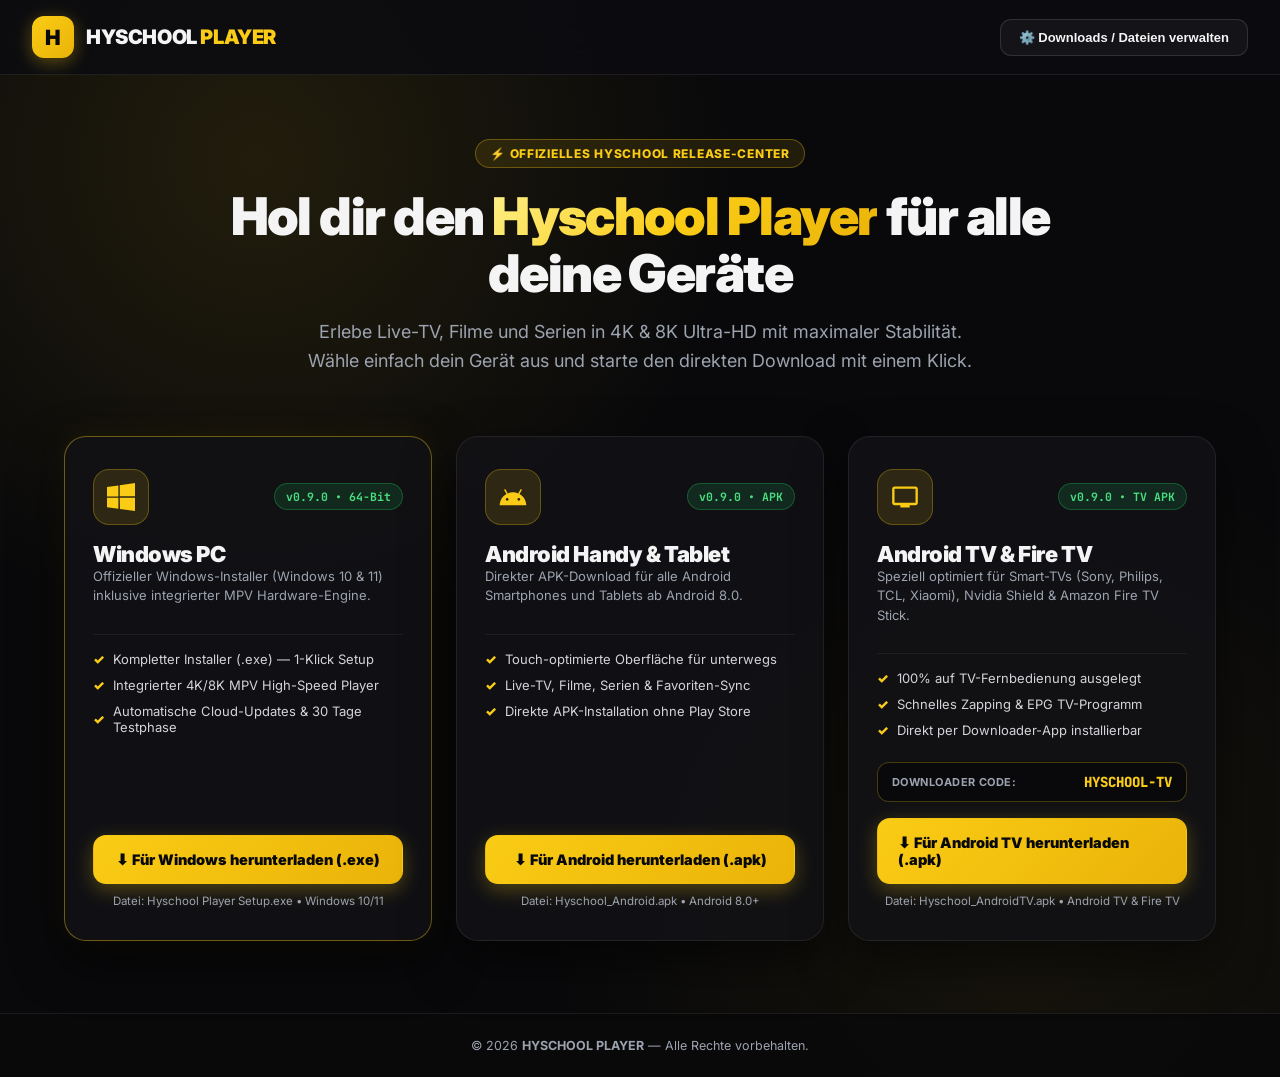
<file: download.html>
<!DOCTYPE html>
<html lang="de">
<head>
  <meta charset="UTF-8">
  <meta name="viewport" content="width=device-width, initial-scale=1.0">
  <title>HYSCHOOL PLAYER — Offizielles Download-Center (Windows, Android & Android TV)</title>
  <link href="https://fonts.googleapis.com/css2?family=Inter:wght@400;500;600;700;800;900&family=JetBrains+Mono:wght@500;700&display=swap" rel="stylesheet">
  <style>
    :root {
      --bg: #09090b;
      --card-bg: rgba(18, 18, 22, 0.92);
      --card-hover: rgba(24, 24, 30, 0.98);
      --card-border: rgba(255, 255, 255, 0.08);
      --gold-border: rgba(250, 204, 21, 0.32);
      --accent: #facc15;
      --accent-hover: #eab308;
      --text: #f4f4f5;
      --text-muted: #9ca3af;
      --success: #22c55e;
      --danger: #ef4444;
    }

    * { box-sizing: border-box; margin: 0; padding: 0; }

    body {
      background-color: var(--bg);
      background-image:
        radial-gradient(circle at 20% 15%, rgba(250, 204, 21, 0.10), transparent 35%),
        radial-gradient(circle at 80% 85%, rgba(250, 204, 21, 0.06), transparent 35%);
      color: var(--text);
      font-family: 'Inter', -apple-system, BlinkMacSystemFont, sans-serif;
      min-height: 100vh;
      display: flex;
      flex-direction: column;
      overflow-x: hidden;
    }

    /* Navbar */
    header {
      background: rgba(12, 12, 16, 0.88);
      backdrop-filter: blur(16px);
      border-bottom: 1px solid var(--card-border);
      padding: 16px 32px;
      display: flex;
      justify-content: space-between;
      align-items: center;
      position: sticky;
      top: 0;
      z-index: 50;
      gap: 16px;
      flex-wrap: wrap;
    }

    .brand {
      display: flex;
      align-items: center;
      gap: 12px;
      text-decoration: none;
      color: var(--text);
    }

    .brand-logo {
      width: 42px;
      height: 42px;
      border-radius: 12px;
      background: linear-gradient(135deg, #facc15, #eab308);
      display: flex;
      align-items: center;
      justify-content: center;
      color: #09090b;
      font-weight: 900;
      font-size: 21px;
      box-shadow: 0 4px 18px rgba(250, 204, 21, 0.35);
    }

    .brand-title {
      font-size: 20px;
      font-weight: 900;
      letter-spacing: -0.02em;
    }
    .brand-title span { color: var(--accent); }

    .nav-actions {
      display: flex;
      align-items: center;
      gap: 10px;
    }

    .btn {
      padding: 10px 18px;
      border-radius: 11px;
      font-size: 13px;
      font-weight: 800;
      cursor: pointer;
      border: 1px solid transparent;
      display: inline-flex;
      align-items: center;
      justify-content: center;
      gap: 8px;
      text-decoration: none;
      transition: all 0.2s cubic-bezier(0.4, 0, 0.2, 1);
      user-select: none;
    }
    .btn:active { transform: scale(0.98); }

    .btn-gold {
      background: linear-gradient(135deg, #facc15, #eab308);
      color: #09090b;
      box-shadow: 0 6px 20px rgba(250, 204, 21, 0.28);
    }
    .btn-gold:hover {
      background: linear-gradient(135deg, #fde047, #facc15);
      box-shadow: 0 8px 26px rgba(250, 204, 21, 0.45);
      transform: translateY(-2px);
    }

    .btn-outline {
      background: rgba(255, 255, 255, 0.04);
      color: var(--text);
      border-color: rgba(255, 255, 255, 0.12);
    }
    .btn-outline:hover {
      background: rgba(250, 204, 21, 0.1);
      border-color: var(--gold-border);
      color: var(--accent);
    }

    /* Hero Section */
    .hero {
      text-align: center;
      padding: 64px 24px 40px;
      max-width: 900px;
      margin: 0 auto;
    }

    .hero-badge {
      display: inline-flex;
      align-items: center;
      gap: 8px;
      padding: 6px 14px;
      border-radius: 999px;
      background: rgba(250, 204, 21, 0.1);
      border: 1px solid rgba(250, 204, 21, 0.3);
      color: var(--accent);
      font-size: 12px;
      font-weight: 800;
      text-transform: uppercase;
      letter-spacing: 0.06em;
      margin-bottom: 20px;
    }

    .hero h1 {
      font-size: clamp(32px, 5vw, 52px);
      font-weight: 900;
      letter-spacing: -0.03em;
      line-height: 1.1;
      margin-bottom: 16px;
    }
    .hero h1 span {
      background: linear-gradient(135deg, #fef08a 0%, #facc15 50%, #eab308 100%);
      -webkit-background-clip: text;
      background-clip: text;
      -webkit-text-fill-color: transparent;
    }

    .hero p {
      color: var(--text-muted);
      font-size: clamp(15px, 2vw, 18px);
      line-height: 1.6;
      max-width: 680px;
      margin: 0 auto;
    }

    /* Download Cards Grid */
    .downloads-container {
      max-width: 1200px;
      width: 100%;
      margin: 0 auto;
      padding: 20px 24px 72px;
      display: grid;
      grid-template-columns: repeat(auto-fit, minmax(330px, 1fr));
      gap: 24px;
    }

    .dl-card {
      background: var(--card-bg);
      border: 1px solid var(--card-border);
      border-radius: 22px;
      padding: 32px 28px;
      display: flex;
      flex-direction: column;
      justify-content: space-between;
      position: relative;
      overflow: hidden;
      box-shadow: 0 20px 50px rgba(0, 0, 0, 0.55);
      transition: all 0.25s ease;
    }

    .dl-card:hover {
      border-color: var(--gold-border);
      background: var(--card-hover);
      transform: translateY(-4px);
      box-shadow: 0 24px 60px rgba(0, 0, 0, 0.7), 0 0 35px rgba(250, 204, 21, 0.08);
    }

    .dl-card.featured {
      border-color: rgba(250, 204, 21, 0.4);
      box-shadow: 0 20px 50px rgba(0, 0, 0, 0.65), 0 0 30px rgba(250, 204, 21, 0.07);
    }

    .dl-top {
      display: flex;
      flex-direction: column;
      gap: 16px;
    }

    .dl-header {
      display: flex;
      align-items: center;
      justify-content: space-between;
      gap: 12px;
    }

    .dl-icon {
      width: 56px;
      height: 56px;
      border-radius: 16px;
      background: rgba(250, 204, 21, 0.12);
      border: 1px solid rgba(250, 204, 21, 0.28);
      display: flex;
      align-items: center;
      justify-content: center;
      color: var(--accent);
      flex-shrink: 0;
    }

    .dl-version-pill {
      font-family: 'JetBrains Mono', monospace;
      font-size: 11.5px;
      font-weight: 700;
      padding: 5px 11px;
      border-radius: 999px;
      background: rgba(34, 197, 94, 0.14);
      color: #4ade80;
      border: 1px solid rgba(34, 197, 94, 0.3);
    }

    .dl-title {
      font-size: 22px;
      font-weight: 900;
      letter-spacing: -0.02em;
    }

    .dl-subtitle {
      font-size: 13px;
      color: var(--text-muted);
      line-height: 1.5;
    }

    .dl-features {
      list-style: none;
      display: flex;
      flex-direction: column;
      gap: 10px;
      margin: 12px 0 24px;
      padding-top: 16px;
      border-top: 1px solid rgba(255, 255, 255, 0.06);
    }

    .dl-features li {
      font-size: 13px;
      color: #d4d4d8;
      display: flex;
      align-items: center;
      gap: 9px;
    }

    .dl-features li span.check {
      color: var(--accent);
      font-weight: 900;
    }

    .dl-code-box {
      background: #09090b;
      border: 1px solid rgba(250, 204, 21, 0.25);
      border-radius: 12px;
      padding: 10px 14px;
      margin-bottom: 16px;
      display: flex;
      align-items: center;
      justify-content: space-between;
      gap: 10px;
    }

    .dl-code-label {
      font-size: 11px;
      color: var(--text-muted);
      text-transform: uppercase;
      font-weight: 700;
      letter-spacing: 0.04em;
    }

    .dl-code-val {
      font-family: 'JetBrains Mono', monospace;
      font-size: 14px;
      font-weight: 800;
      color: var(--accent);
    }

    .dl-btn {
      width: 100%;
      padding: 15px 20px;
      font-size: 14.5px;
      font-weight: 900;
      border-radius: 13px;
    }

    .dl-meta {
      margin-top: 10px;
      text-align: center;
      font-size: 11.5px;
      color: var(--text-muted);
    }

    /* Footer */
    footer {
      margin-top: auto;
      border-top: 1px solid var(--card-border);
      padding: 24px;
      text-align: center;
      font-size: 12.5px;
      color: var(--text-muted);
      background: rgba(9, 9, 11, 0.9);
    }

    /* Admin Upload / Settings Modal */
    .modal-overlay {
      position: fixed;
      inset: 0;
      background: rgba(0, 0, 0, 0.85);
      backdrop-filter: blur(10px);
      display: none;
      align-items: center;
      justify-content: center;
      z-index: 200;
      padding: 20px;
    }
    .modal-overlay.open { display: flex; }

    .modal-card {
      background: #121216;
      border: 1px solid var(--gold-border);
      border-radius: 20px;
      width: 100%;
      max-width: 640px;
      max-height: 92vh;
      overflow-y: auto;
      padding: 28px;
      box-shadow: 0 24px 60px rgba(0, 0, 0, 0.92);
    }

    .modal-header {
      display: flex;
      justify-content: space-between;
      align-items: center;
      margin-bottom: 20px;
      padding-bottom: 14px;
      border-bottom: 1px solid var(--card-border);
    }

    .modal-title {
      font-size: 18px;
      font-weight: 900;
      color: var(--accent);
    }

    .platform-box {
      background: rgba(255, 255, 255, 0.02);
      border: 1px solid rgba(255, 255, 255, 0.08);
      border-radius: 14px;
      padding: 16px;
      margin-bottom: 16px;
    }

    .platform-box-title {
      font-size: 14px;
      font-weight: 800;
      color: #fff;
      margin-bottom: 12px;
      display: flex;
      align-items: center;
      justify-content: space-between;
    }

    .form-group { margin-bottom: 12px; }
    .form-group label {
      display: block;
      font-size: 11.5px;
      font-weight: 700;
      color: #a1a1aa;
      margin-bottom: 6px;
      text-transform: uppercase;
      letter-spacing: 0.04em;
    }

    .form-control {
      width: 100%;
      background: #09090b;
      border: 1px solid rgba(255, 255, 255, 0.14);
      color: #fff;
      padding: 10px 13px;
      border-radius: 9px;
      font-size: 13px;
      outline: none;
    }
    .form-control:focus { border-color: var(--accent); }

    .form-row {
      display: grid;
      grid-template-columns: 140px 1fr;
      gap: 10px;
    }

    .upload-status {
      font-size: 12px;
      color: var(--accent);
      margin-top: 6px;
      font-weight: 600;
    }

    .toast {
      position: fixed;
      bottom: 24px;
      right: 24px;
      background: #18181b;
      color: #fff;
      border: 1px solid var(--gold-border);
      border-left: 4px solid var(--accent);
      padding: 13px 20px;
      border-radius: 10px;
      font-size: 13px;
      font-weight: 700;
      display: none;
      z-index: 500;
      box-shadow: 0 12px 30px rgba(0, 0, 0, 0.7);
    }
  </style>
</head>
<body>

  <header>
    <a href="download.html" class="brand">
      <div class="brand-logo">H</div>
      <div class="brand-title">HYSCHOOL <span>PLAYER</span></div>
    </a>
    <div class="nav-actions">
      <button type="button" class="btn btn-outline" id="btn-open-admin">⚙️ Downloads / Dateien verwalten</button>
    </div>
  </header>

  <section class="hero">
    <div class="hero-badge">⚡ Offizielles Hyschool Release-Center</div>
    <h1>Hol dir den <span>Hyschool Player</span> für alle deine Geräte</h1>
    <p>Erlebe Live-TV, Filme und Serien in 4K &amp; 8K Ultra-HD mit maximaler Stabilität. Wähle einfach dein Gerät aus und starte den direkten Download mit einem Klick.</p>
  </section>

  <section class="downloads-container">
    <!-- 1. WINDOWS PC -->
    <div class="dl-card featured">
      <div class="dl-top">
        <div class="dl-header">
          <div class="dl-icon">
            <svg width="28" height="28" viewBox="0 0 24 24" fill="currentColor">
              <path d="M0 3.449L9.75 2.1v9.451H0m10.949-9.602L24 0v11.4H10.949M0 12.6h9.75v9.451L0 20.699M10.949 12.6H24V24l-12.9-1.801"/>
            </svg>
          </div>
          <span class="dl-version-pill" id="win-version-badge">v0.9.0 • 64-Bit</span>
        </div>
        <div>
          <div class="dl-title">Windows PC</div>
          <div class="dl-subtitle">Offizieller Windows-Installer (Windows 10 &amp; 11) inklusive integrierter MPV Hardware-Engine.</div>
        </div>
        <ul class="dl-features">
          <li><span class="check">✓</span> Kompletter Installer (.exe) — 1-Klick Setup</li>
          <li><span class="check">✓</span> Integrierter 4K/8K MPV High-Speed Player</li>
          <li><span class="check">✓</span> Automatische Cloud-Updates &amp; 30 Tage Testphase</li>
        </ul>
      </div>
      <div>
        <a href="Hyschool_Player_Setup.exe" class="btn btn-gold dl-btn" id="btn-dl-windows" download>
          ⬇ Für Windows herunterladen (.exe)
        </a>
        <div class="dl-meta" id="win-meta-text">Datei: Hyschool Player Setup.exe • Windows 10/11</div>
      </div>
    </div>

    <!-- 2. ANDROID SMARTPHONE & TABLET -->
    <div class="dl-card">
      <div class="dl-top">
        <div class="dl-header">
          <div class="dl-icon">
            <svg width="28" height="28" viewBox="0 0 24 24" fill="currentColor">
              <path d="M17.6 9.48l1.84-3.18c.16-.31.04-.69-.26-.85-.29-.15-.65-.06-.83.22l-1.88 3.24c-2.86-1.21-6.08-1.21-8.94 0L5.65 5.67c-.19-.28-.54-.37-.83-.22-.3.16-.42.54-.26.85l1.84 3.18C2.92 11.43.87 14.92.58 19h22.84c-.29-4.08-2.34-7.57-5.82-9.52zM7 15.25c-.69 0-1.25-.56-1.25-1.25s.56-1.25 1.25-1.25 1.25.56 1.25 1.25-.56 1.25-1.25 1.25zm10 0c-.69 0-1.25-.56-1.25-1.25s.56-1.25 1.25-1.25 1.25.56 1.25 1.25-.56 1.25-1.25 1.25z"/>
            </svg>
          </div>
          <span class="dl-version-pill" id="android-version-badge">v0.9.0 • APK</span>
        </div>
        <div>
          <div class="dl-title">Android Handy &amp; Tablet</div>
          <div class="dl-subtitle">Direkter APK-Download für alle Android Smartphones und Tablets ab Android 8.0.</div>
        </div>
        <ul class="dl-features">
          <li><span class="check">✓</span> Touch-optimierte Oberfläche für unterwegs</li>
          <li><span class="check">✓</span> Live-TV, Filme, Serien &amp; Favoriten-Sync</li>
          <li><span class="check">✓</span> Direkte APK-Installation ohne Play Store</li>
        </ul>
      </div>
      <div>
        <a href="Hyschool_Android.apk" class="btn btn-gold dl-btn" id="btn-dl-android" download>
          ⬇ Für Android herunterladen (.apk)
        </a>
        <div class="dl-meta" id="android-meta-text">Datei: Hyschool_Android.apk • Android 8.0+</div>
      </div>
    </div>

    <!-- 3. ANDROID TV & FIRE TV STICK -->
    <div class="dl-card">
      <div class="dl-top">
        <div class="dl-header">
          <div class="dl-icon">
            <svg width="28" height="28" viewBox="0 0 24 24" fill="currentColor">
              <path d="M21 3H3c-1.1 0-2 .9-2 2v12c0 1.1.9 2 2 2h5v2h8v-2h5c1.1 0 1.99-.9 1.99-2L23 5c0-1.1-.9-2-2-2zm0 14H3V5h18v12z"/>
            </svg>
          </div>
          <span class="dl-version-pill" id="tv-version-badge">v0.9.0 • TV APK</span>
        </div>
        <div>
          <div class="dl-title">Android TV &amp; Fire TV</div>
          <div class="dl-subtitle">Speziell optimiert für Smart-TVs (Sony, Philips, TCL, Xiaomi), Nvidia Shield &amp; Amazon Fire TV Stick.</div>
        </div>
        <ul class="dl-features">
          <li><span class="check">✓</span> 100% auf TV-Fernbedienung ausgelegt</li>
          <li><span class="check">✓</span> Schnelles Zapping &amp; EPG TV-Programm</li>
          <li><span class="check">✓</span> Direkt per Downloader-App installierbar</li>
        </ul>
      </div>
      <div>
        <div class="dl-code-box" id="tv-code-box">
          <span class="dl-code-label">Downloader Code:</span>
          <span class="dl-code-val" id="tv-downloader-code">HYSCHOOL-TV</span>
        </div>
        <a href="Hyschool_AndroidTV.apk" class="btn btn-gold dl-btn" id="btn-dl-tv" download>
          ⬇ Für Android TV herunterladen (.apk)
        </a>
        <div class="dl-meta" id="tv-meta-text">Datei: Hyschool_AndroidTV.apk • Android TV &amp; Fire TV</div>
      </div>
    </div>
  </section>

  <footer>
    &copy; 2026 <strong>HYSCHOOL PLAYER</strong> — Alle Rechte vorbehalten.
  </footer>

  <!-- ADMIN UPLOAD / LINK MANAGER MODAL -->
  <div class="modal-overlay" id="admin-modal">
    <div class="modal-card">
      <div class="modal-header">
        <div class="modal-title">🚀 Download-Dateien &amp; Links verwalten</div>
        <button type="button" class="btn btn-outline" id="btn-close-modal" style="padding: 6px 12px;">✕</button>
      </div>

      <!-- Passwort-Abfrage -->
      <div id="admin-auth-step">
        <div class="form-group">
          <label>Admin-Passwort eingeben</label>
          <input type="password" class="form-control" id="admin-pass-input" placeholder="Admin-Passwort...">
        </div>
        <button type="button" class="btn btn-gold" id="btn-unlock-admin" style="width: 100%;">🔓 Freischalten</button>
      </div>

      <!-- Download-Konfiguration -->
      <div id="admin-edit-step" style="display: none;">
        <!-- WINDOWS -->
        <div class="platform-box">
          <div class="platform-box-title">
            <span>💻 1. Windows Installer (.exe)</span>
            <label class="btn btn-outline" style="padding: 5px 12px; font-size: 11.5px; cursor: pointer; border-color: var(--gold-border); color: var(--accent);">
              📂 .exe Datei direkt hochladen
              <input type="file" id="file-upload-win" accept=".exe,.zip,.msi" style="display: none;">
            </label>
          </div>
          <div class="form-row">
            <div class="form-group">
              <label>Version</label>
              <input type="text" class="form-control" id="inp-win-ver" placeholder="v0.9.0">
            </div>
            <div class="form-group">
              <label>Download-Link (.exe URL)</label>
              <input type="text" class="form-control" id="inp-win-url" placeholder="https://.../Hyschool_Player_Setup.exe">
            </div>
          </div>
          <div class="upload-status" id="status-upload-win"></div>
        </div>

        <!-- ANDROID HANDY -->
        <div class="platform-box">
          <div class="platform-box-title">
            <span>📱 2. Android Handy &amp; Tablet (.apk)</span>
            <label class="btn btn-outline" style="padding: 5px 12px; font-size: 11.5px; cursor: pointer; border-color: var(--gold-border); color: var(--accent);">
              📂 .apk Datei direkt hochladen
              <input type="file" id="file-upload-android" accept=".apk" style="display: none;">
            </label>
          </div>
          <div class="form-row">
            <div class="form-group">
              <label>Version</label>
              <input type="text" class="form-control" id="inp-android-ver" placeholder="v0.9.0">
            </div>
            <div class="form-group">
              <label>Download-Link (.apk URL)</label>
              <input type="text" class="form-control" id="inp-android-url" placeholder="https://.../Hyschool_Android.apk">
            </div>
          </div>
          <div class="upload-status" id="status-upload-android"></div>
        </div>

        <!-- ANDROID TV -->
        <div class="platform-box">
          <div class="platform-box-title">
            <span>📺 3. Android TV &amp; Fire TV Stick (.apk)</span>
            <label class="btn btn-outline" style="padding: 5px 12px; font-size: 11.5px; cursor: pointer; border-color: var(--gold-border); color: var(--accent);">
              📂 TV .apk direkt hochladen
              <input type="file" id="file-upload-tv" accept=".apk" style="display: none;">
            </label>
          </div>
          <div class="form-row">
            <div class="form-group">
              <label>Version</label>
              <input type="text" class="form-control" id="inp-tv-ver" placeholder="v0.9.0">
            </div>
            <div class="form-group">
              <label>Download-Link (TV .apk URL)</label>
              <input type="text" class="form-control" id="inp-tv-url" placeholder="https://.../Hyschool_AndroidTV.apk">
            </div>
          </div>
          <div class="form-group" style="margin-bottom: 0;">
            <label>Downloader-App Code / Kurzlink (für Fire TV Stick)</label>
            <input type="text" class="form-control" id="inp-tv-code" placeholder="z.B. 849201 oder HYSCHOOL-TV">
          </div>
          <div class="upload-status" id="status-upload-tv"></div>
        </div>

        <!-- GitHub Token (optional für großen Direkt-Upload >100MB) -->
        <div class="platform-box" style="background: rgba(250, 204, 21, 0.04); border-color: rgba(250, 204, 21, 0.2);">
          <div class="form-group" style="margin-bottom: 0;">
            <label>🔑 Optional: GitHub Personal Access Token (für Direkt-Upload auf kakash9i.github.io)</label>
            <input type="password" class="form-control" id="inp-gh-token" placeholder="ghp_... (wird lokal gespeichert, falls leer wird Gofile Cloud-Upload genutzt)">
          </div>
        </div>

        <div style="display: flex; justify-content: flex-end; gap: 10px; margin-top: 18px;">
          <button type="button" class="btn btn-outline" id="btn-cancel-modal">Abbrechen</button>
          <button type="button" class="btn btn-gold" id="btn-save-downloads">💾 Alle Download-Links live speichern</button>
        </div>
      </div>
    </div>
  </div>

  <div class="toast" id="toast"></div>

  <script>
    const FIREBASE_DB_URL = 'https://media-3a958-default-rtdb.europe-west1.firebasedatabase.app';
    const ADMIN_PASS = '123123';

    const defaultConfig = {
      win_ver: 'v0.9.0',
      win_url: 'Hyschool_Player_Setup.exe',
      android_ver: 'v0.9.0',
      android_url: 'Hyschool_Android.apk',
      tv_ver: 'v0.9.0',
      tv_url: 'Hyschool_AndroidTV.apk',
      tv_code: 'HYSCHOOL-TV'
    };

    let currentConfig = { ...defaultConfig };

    function showToast(msg) {
      const t = document.getElementById('toast');
      t.textContent = msg;
      t.style.display = 'block';
      clearTimeout(window.__toastTimer);
      window.__toastTimer = setTimeout(() => { t.style.display = 'none'; }, 3800);
    }

    function applyConfigToUI(cfg) {
      currentConfig = { ...defaultConfig, ...(cfg || {}) };

      // Windows
      document.getElementById('win-version-badge').textContent = `${currentConfig.win_ver} • 64-Bit`;
      const btnWin = document.getElementById('btn-dl-windows');
      btnWin.href = currentConfig.win_url || 'Hyschool_Player_Setup.exe';

      // Android
      document.getElementById('android-version-badge').textContent = `${currentConfig.android_ver} • APK`;
      const btnAnd = document.getElementById('btn-dl-android');
      btnAnd.href = currentConfig.android_url || 'Hyschool_Android.apk';

      // Android TV
      document.getElementById('tv-version-badge').textContent = `${currentConfig.tv_ver} • TV APK`;
      const btnTv = document.getElementById('btn-dl-tv');
      btnTv.href = currentConfig.tv_url || 'Hyschool_AndroidTV.apk';
      document.getElementById('tv-downloader-code').textContent = currentConfig.tv_code || 'HYSCHOOL-TV';

      // Inputs im Admin-Modal
      document.getElementById('inp-win-ver').value = currentConfig.win_ver || 'v0.9.0';
      document.getElementById('inp-win-url').value = currentConfig.win_url || '';
      document.getElementById('inp-android-ver').value = currentConfig.android_ver || 'v0.9.0';
      document.getElementById('inp-android-url').value = currentConfig.android_url || '';
      document.getElementById('inp-tv-ver').value = currentConfig.tv_ver || 'v0.9.0';
      document.getElementById('inp-tv-url').value = currentConfig.tv_url || '';
      document.getElementById('inp-tv-code').value = currentConfig.tv_code || 'HYSCHOOL-TV';
    }

    async function loadDownloadConfig() {
      try {
        const res = await fetch(`${FIREBASE_DB_URL}/downloads.json`, { cache: 'no-store' });
        if (res.ok) {
          const data = await res.json();
          if (data && typeof data === 'object') {
            applyConfigToUI(data);
            return;
          }
        }
      } catch (e) {
        console.warn('Could not load Firebase downloads config:', e);
      }
      applyConfigToUI(defaultConfig);
    }

    async function handleDirectFileUpload(file, statusElId, targetInputId) {
      if (!file) return;
      const statusEl = document.getElementById(statusElId);
      const targetInput = document.getElementById(targetInputId);
      const ghToken = (document.getElementById('inp-gh-token').value || localStorage.getItem('hyschool_gh_token') || '').trim();
      if (ghToken) localStorage.setItem('hyschool_gh_token', ghToken);

      statusEl.textContent = `⏳ Lade "${file.name}" (${(file.size / 1024 / 1024).toFixed(1)} MB) hoch... Bitte warten...`;

      if (ghToken && file.size <= 95 * 1024 * 1024) {
        try {
          const cleanName = file.name.replace(/[^a-zA-Z0-9._-]/g, '_');
          const base64Content = await new Promise((resolve, reject) => {
            const reader = new FileReader();
            reader.onload = () => resolve(String(reader.result).split(',')[1]);
            reader.onerror = reject;
            reader.readAsDataURL(file);
          });

          const apiUrl = `https://api.github.com/repos/kakash9i/kakash9i.github.io/contents/downloads/${cleanName}`;
          let existingSha = null;
          const checkRes = await fetch(apiUrl, { headers: { Authorization: `token ${ghToken}` } });
          if (checkRes.ok) {
            const existing = await checkRes.json();
            existingSha = existing.sha;
          }

          const putRes = await fetch(apiUrl, {
            method: 'PUT',
            headers: {
              Authorization: `token ${ghToken}`,
              'Content-Type': 'application/json'
            },
            body: JSON.stringify({
              message: `Upload ${cleanName}`,
              content: base64Content,
              ...(existingSha ? { sha: existingSha } : {})
            })
          });

          if (putRes.ok) {
            const publicUrl = `https://kakash9i.github.io/downloads/${cleanName}`;
            targetInput.value = publicUrl;
            statusEl.textContent = `✅ Erfolgreich auf GitHub hochgeladen: ${publicUrl}`;
            showToast(`✅ ${file.name} erfolgreich hochgeladen!`);
            return;
          }
        } catch (err) {
          console.warn('GitHub upload fallback to cloud host:', err);
        }
      }

      try {
        const srvRes = await fetch('https://api.gofile.io/servers');
        const srvJson = await srvRes.json();
        const server = srvJson?.data?.servers?.[0]?.name || 'store1';

        const formData = new FormData();
        formData.append('file', file);

        const upRes = await fetch(`https://${server}.gofile.io/contents/uploadfile`, {
          method: 'POST',
          body: formData
        });
        const upJson = await upRes.json();
        if (upJson && upJson.status === 'ok' && upJson.data?.downloadPage) {
          targetInput.value = upJson.data.downloadPage;
          statusEl.textContent = `✅ Datei hochgeladen! Link eingetragen (${upJson.data.downloadPage})`;
          showToast(`✅ ${file.name} erfolgreich in die Cloud geladen!`);
          return;
        }
      } catch (e) {
        console.warn('Gofile upload error:', e);
      }

      const cleanName = file.name.replace(/\s+/g, '_');
      targetInput.value = cleanName;
      statusEl.textContent = `ℹ️ Dateiname "${cleanName}" übernommen (lege die Datei einfach mit in deinen Website-Ordner).`;
    }

    document.getElementById('file-upload-win').addEventListener('change', (e) => {
      handleDirectFileUpload(e.target.files[0], 'status-upload-win', 'inp-win-url');
    });
    document.getElementById('file-upload-android').addEventListener('change', (e) => {
      handleDirectFileUpload(e.target.files[0], 'status-upload-android', 'inp-android-url');
    });
    document.getElementById('file-upload-tv').addEventListener('change', (e) => {
      handleDirectFileUpload(e.target.files[0], 'status-upload-tv', 'inp-tv-url');
    });

    const modal = document.getElementById('admin-modal');
    document.getElementById('btn-open-admin').addEventListener('click', () => {
      modal.classList.add('open');
      document.getElementById('inp-gh-token').value = localStorage.getItem('hyschool_gh_token') || '';
      if (sessionStorage.getItem('hyschool_dl_admin') === '1' || sessionStorage.getItem('hyschool_admin_logged_in') === 'true') {
        document.getElementById('admin-auth-step').style.display = 'none';
        document.getElementById('admin-edit-step').style.display = 'block';
      } else {
        document.getElementById('admin-auth-step').style.display = 'block';
        document.getElementById('admin-edit-step').style.display = 'none';
        document.getElementById('admin-pass-input').focus();
      }
    });

    const closeModal = () => modal.classList.remove('open');
    document.getElementById('btn-close-modal').addEventListener('click', closeModal);
    document.getElementById('btn-cancel-modal').addEventListener('click', closeModal);

    document.getElementById('btn-unlock-admin').addEventListener('click', () => {
      const pass = document.getElementById('admin-pass-input').value;
      if (pass === ADMIN_PASS) {
        sessionStorage.setItem('hyschool_dl_admin', '1');
        document.getElementById('admin-auth-step').style.display = 'none';
        document.getElementById('admin-edit-step').style.display = 'block';
      } else {
        showToast('❌ Falsches Admin-Passwort!');
      }
    });

    document.getElementById('btn-save-downloads').addEventListener('click', async () => {
      const newCfg = {
        win_ver: document.getElementById('inp-win-ver').value.trim() || 'v0.9.0',
        win_url: document.getElementById('inp-win-url').value.trim() || 'Hyschool_Player_Setup.exe',
        android_ver: document.getElementById('inp-android-ver').value.trim() || 'v0.9.0',
        android_url: document.getElementById('inp-android-url').value.trim() || 'Hyschool_Android.apk',
        tv_ver: document.getElementById('inp-tv-ver').value.trim() || 'v0.9.0',
        tv_url: document.getElementById('inp-tv-url').value.trim() || 'Hyschool_AndroidTV.apk',
        tv_code: document.getElementById('inp-tv-code').value.trim() || 'HYSCHOOL-TV',
        updated_at: new Date().toISOString()
      };

      const ghToken = document.getElementById('inp-gh-token').value.trim();
      if (ghToken) localStorage.setItem('hyschool_gh_token', ghToken);

      try {
        const res = await fetch(`${FIREBASE_DB_URL}/downloads.json`, {
          method: 'PUT',
          headers: { 'Content-Type': 'application/json' },
          body: JSON.stringify(newCfg)
        });
        if (!res.ok) throw new Error('Firebase HTTP ' + res.status);
        applyConfigToUI(newCfg);
        closeModal();
        showToast('✅ Download-Links für Windows, Android & Android TV live gespeichert!');
      } catch (e) {
        showToast('❌ Fehler beim Speichern: ' + e.message);
      }
    });

    loadDownloadConfig();
  </script>
</body>
</html>
</file>
